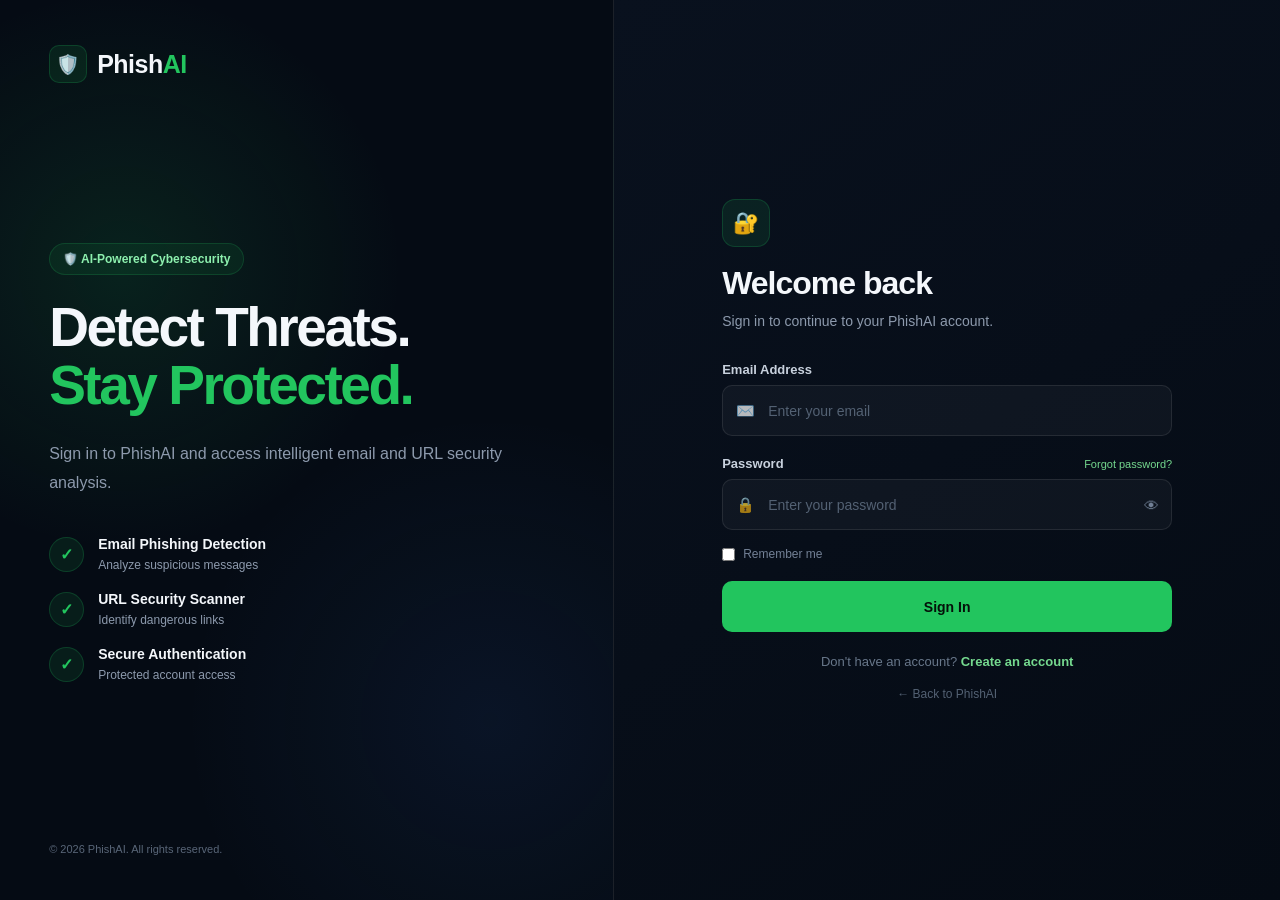
<file: frontend/index.html>
<!DOCTYPE html>

<html lang="en">

<head>
    <meta charset="UTF-8">
    <meta name="viewport" content="width=device-width, initial-scale=1.0">

<title>PhishAI - AI Email Security</title>

<link rel="stylesheet" href="style.css">


</head>

<body>


<!-- =====================================================
     SIDEBAR
====================================================== -->

<aside class="sidebar">

    <div class="logo">

        <div class="logo-icon">
            🛡️
        </div>

        <div>
            <h2>PhishAI</h2>
            <span>AI Security</span>
        </div>

    </div>


    <nav class="navigation">

        <p class="menu-title">
            MAIN
        </p>

        <a href="#dashboard"
           class="nav-item active"
           data-section="dashboard">

            <span>▣</span>
            Dashboard

        </a>


        <a href="#analyzer"
           class="nav-item"
           data-section="analyzer">

            <span>🔍</span>
            Analyze Email

        </a>


        <a href="#url-scanner"
           class="nav-item"
           data-section="url-scanner">

            <span>🔗</span>
            URL Scanner

        </a>


        <a href="#history"
           class="nav-item"
           data-section="history">

            <span>🕘</span>
            Analysis History

        </a>


        <p class="menu-title">
            SECURITY
        </p>


        <a href="#reports"
           class="nav-item"
           data-section="reports">

            <span>📊</span>
            Reports

        </a>


        <a href="#settings"
           class="nav-item"
           data-section="settings">

            <span>⚙️</span>
            Settings

        </a>

    </nav>


    <div class="sidebar-bottom">

        <div class="security-status">

            <div class="status-dot"></div>

            <div>

                <strong>
                    System Secure
                </strong>

                <small>
                    Detection engine ready
                </small>

            </div>

        </div>

    </div>

</aside>



<!-- =====================================================
     MAIN CONTENT
====================================================== -->

<main class="main-content">


    <!-- =================================================
         TOPBAR
    ================================================== -->

    <header class="topbar">

        <div>

            <h1 id="pageTitle">
                Dashboard
            </h1>

            <p id="pageSubtitle">
                AI-powered email security analysis
            </p>

        </div>


        <div class="user-section">

            <div class="notification">
                🔔
            </div>

           <div class="user-avatar" id="userAvatar">
    U
</div>

<div class="user-info">

    <strong id="userName">
        User
    </strong>

    <span id="userRole">
        Security Analyst
    </span>

</div>
        </div>

    </header>



    <!-- =================================================
         DASHBOARD
    ================================================== -->

    <div id="dashboardPage"
         class="page-section">


        <!-- WELCOME -->

        <section class="welcome-section">

            <div>

                <div class="welcome-label">
                    SECURITY COMMAND CENTER
                </div>

                <h2>
                    Protect your inbox with AI
                </h2>

                <p>
                    Analyze suspicious emails and detect
                    phishing attempts before they become
                    a security threat.
                </p>

            </div>


            <div class="ai-badge">
                <span class="online-dot"></span>
                AI Engine Online
            </div>

        </section>



        <!-- STATISTICS -->

        <section class="stats-grid">


            <div class="stat-card">

                <div class="stat-icon blue">
                    🔍
                </div>

                <div>

                    <span>
                        Total Analyses
                    </span>

                    <h3 id="totalAnalyses">
                        0
                    </h3>

                    <small>
                        All analyzed emails
                    </small>

                </div>

            </div>



            <div class="stat-card">

                <div class="stat-icon red">
                    ⚠️
                </div>

                <div>

                    <span>
                        Threats Detected
                    </span>

                    <h3 id="threatCount">
                        0
                    </h3>

                    <small>
                        Potential phishing emails
                    </small>

                </div>

            </div>



            <div class="stat-card">

                <div class="stat-icon green">
                    ✓
                </div>

                <div>

                    <span>
                        Safe Emails
                    </span>

                    <h3 id="safeCount">
                        0
                    </h3>

                    <small>
                        Low-risk emails
                    </small>

                </div>

            </div>



            <div class="stat-card">

                <div class="stat-icon purple">
                    🎯
                </div>

                <div>

                    <span>
                        Average Risk
                    </span>

                    <h3 id="dashboardAverageScore">
                        --
                    </h3>

                    <small>
                        Current analysis history
                    </small>

                </div>

            </div>

        </section>



        <!-- ANALYZER -->

        <section class="analyzer-section">

            <div class="section-header">

                <div>

                    <div class="section-label">
                        EMAIL SECURITY
                    </div>

                    <h2>
                        Analyze an Email
                    </h2>

                    <p>
                        Paste an email below and let PhishAI
                        identify suspicious behavior.
                    </p>

                </div>

                <span class="ai-label">
                    ✨ AI POWERED
                </span>

            </div>


            <div class="email-input-area">

                <div class="email-toolbar">

                    <span>
                        EMAIL CONTENT
                    </span>

                    <button
                        type="button"
                        id="clearBtn">

                        Clear

                    </button>

                </div>


                <textarea
                    id="emailInput"
                    placeholder="Paste the suspicious email content here..."
                ></textarea>


                <div class="analyzer-footer">

                    <span>
                        🔒 Your email is analyzed securely
                    </span>

                    <button
                        id="analyzeBtn"
                        class="analyze-button">

                        🤖 Analyze Email

                    </button>

                </div>

            </div>

        </section>



        <!-- DASHBOARD RESULT -->

        <section
            class="analysis-result"
            id="analysisResult"
        >

            <div class="result-header">

                <div>

                    <div class="section-label">
                        AI ANALYSIS
                    </div>

                    <h2>
                        Analysis Result
                    </h2>

                    <p>
                        Email security analysis
                    </p>

                </div>

                <div
                    class="result-status"
                    id="resultStatus">

                    Waiting

                </div>

            </div>



            <div class="result-grid">


                <!-- RISK -->

                <div class="risk-card">

                    <!-- STEP 1: ANALYSIS MODE -->

                    <div
                        id="analysisMode"
                        class="analysis-mode local-mode"
                    >
                        🟡 LOCAL SECURITY ENGINE
                    </div>


                    <h3>
                        Risk Score
                    </h3>

                    <div
                        class="risk-circle"
                        id="riskCircle">

                        <span id="riskScore">
                            --
                        </span>

                        <small>
                            /100
                        </small>

                    </div>

                    <p id="riskText">
                        Analyze an email to calculate risk.
                    </p>

                </div>



                <!-- THREATS -->

                <div class="threat-card">

                    <h3>
                        Detected Indicators
                    </h3>

                    <ul id="threatList">

                        <li>
                            <span>○</span>
                            Waiting for analysis
                        </li>

                    </ul>

                </div>



                <!-- SUMMARY -->

                <div class="summary-card">

                    <h3>
                        Analysis Summary
                    </h3>

                    <p id="aiSummary">
                        The analysis summary will appear
                        here after you submit an email.
                    </p>

                </div>

            </div>

        </section>

    </div>



    <!-- =================================================
         ANALYZER PAGE
    ================================================== -->

    <div
        id="analyzerPage"
        class="page-section hidden-page"
    >

        <section class="page-intro">

            <div>

                <div class="section-label">
                    SECURITY ANALYZER
                </div>

                <h2>
                    Analyze Email
                </h2>

                <p>
                    Check an email for potential phishing
                    indicators using AI.
                </p>

            </div>

            <span class="ai-label">
                🤖 AI READY
            </span>

        </section>



        <section class="analyzer-section">

            <div class="email-input-area">

                <div class="email-toolbar">

                    <span>
                        EMAIL CONTENT
                    </span>

                    <button
                        type="button"
                        id="clearBtn2">

                        Clear

                    </button>

                </div>


                <textarea
                    id="emailInput2"
                    placeholder="Paste suspicious email here..."
                ></textarea>


                <div class="analyzer-footer">

                    <span>
                        🔒 Secure AI analysis
                    </span>

                    <button
                        id="analyzeBtn2"
                        class="analyze-button">

                        🤖 Analyze Email

                    </button>

                </div>

            </div>

        </section>



        <section
            id="analyzerResult"
            class="analysis-result"
        >

            <div class="result-header">

                <div>

                    <div class="section-label">
                        AI ANALYSIS
                    </div>

                    <h2>
                        Analysis Result
                    </h2>

                    <p>
                        Detection details
                    </p>

                </div>

                <div
                    id="resultStatus2"
                    class="result-status">

                    Waiting

                </div>

            </div>


            <div class="result-grid">


                <!-- RISK -->

                <div class="risk-card">

                    <!-- STEP 1: ANALYSIS MODE -->

                    <div
                        id="analysisMode2"
                        class="analysis-mode local-mode"
                    >
                        🟡 LOCAL SECURITY ENGINE
                    </div>


                    <h3>
                        Risk Score
                    </h3>

                    <div
                        class="risk-circle"
                        id="riskCircle2">

                        <span id="riskScore2">
                            --
                        </span>

                        <small>
                            /100
                        </small>

                    </div>

                    <p id="riskText2">
                        Waiting for analysis.
                    </p>

                </div>


                <div class="threat-card">

                    <h3>
                        Detected Indicators
                    </h3>

                    <ul id="threatList2">

                        <li>
                            <span>○</span>
                            No analysis yet
                        </li>

                    </ul>

                </div>


                <div class="summary-card">

                    <h3>
                        Analysis Summary
                    </h3>

                    <p id="aiSummary2">
                        Submit an email to see the analysis.
                    </p>

                </div>

            </div>

        </section>

    </div>



    <!-- =================================================
         HISTORY PAGE
    ================================================== -->

    <div
        id="historyPage"
        class="page-section hidden-page"
    >

        <section class="page-intro">

            <div>

                <div class="section-label">
                    ACTIVITY
                </div>

                <h2>
                    Analysis History
                </h2>

                <p>
                    View previously analyzed emails.
                </p>

            </div>

            <button
                class="clear-history-btn"
                id="clearHistoryBtn">

                Clear History

            </button>

        </section>


      <section class="history-container">

    <!-- HISTORY TOOLBAR -->
    <div class="history-toolbar">

        <div class="history-search-box">

            <span>🔍</span>

            <input
                type="text"
                id="historySearch"
                placeholder="Search history..."
                autocomplete="off"
            >

        </div>


        <div class="history-filters">

            <button
                class="history-filter active"
                data-filter="ALL"
            >
                ALL
            </button>

            <button
                class="history-filter"
                data-filter="HIGH"
            >
                HIGH
            </button>

            <button
                class="history-filter"
                data-filter="MEDIUM"
            >
                MEDIUM
            </button>

            <button
                class="history-filter"
                data-filter="LOW"
            >
                LOW
            </button>

        </div>


        <select id="historySort">

            <option value="newest">
                Newest First
            </option>

            <option value="oldest">
                Oldest First
            </option>

            <option value="highest">
                Highest Risk
            </option>

            <option value="lowest">
                Lowest Risk
            </option>

        </select>

    </div>


    <!-- HISTORY SUMMARY -->

    <div class="history-summary-bar">

        <div>

            <strong id="historyCount">
                0 Scans
            </strong>

            <span>
                analyzed emails
            </span>

        </div>

        <div id="historyFilterInfo">
            Showing all scans
        </div>

    </div>


    <!-- HISTORY LIST -->

    <div id="historyList">

        <div class="empty-history">

            <div class="empty-icon">
                📭
            </div>

            <h3>
                No analysis yet
            </h3>

            <p>
                Analyze your first email to see it here.
            </p>

        </div>

    </div>

</section>


<!-- HISTORY DETAILS MODAL -->

<div
    id="historyDetailsModal"
    class="history-modal hidden-page"
>

    <div class="history-modal-overlay"></div>

    <div class="history-modal-card">

        <div class="history-modal-header">

            <div>

                <div class="section-label">
                    SECURITY REPORT
                </div>

                <h2>
                    Scan Details
                </h2>

            </div>

            <button
                id="closeHistoryModal"
                class="history-modal-close"
            >
                ✕
            </button>

        </div>


        <div id="historyDetailsContent"></div>

    </div>

</div>

    </div>



    <!-- =================================================
         URL SCANNER PAGE
    ================================================== -->

    <div
        id="url-scannerPage"
        class="page-section hidden-page"
    >

        <section class="page-intro">

            <div>

                <h2>
                    URL Security Scanner
                </h2>

                <p>
                    Scan a suspicious URL and identify potential
                    phishing and security risks.
                </p>

            </div>

            <span class="ai-label">
                🔗 URL SECURITY
            </span>

        </section>


        <!-- URL INPUT -->

        <section class="url-scanner-card">

            <div class="url-scanner-header">

                <div class="url-scanner-icon">
                    🔗
                </div>

                <div>

                    <h2>
                        Scan a URL
                    </h2>

                    <p>
                        Enter the complete URL you want to analyze.
                    </p>

                </div>

            </div>


            <div class="url-input-wrapper">

                <span class="url-prefix">
                    🔗
                </span>

                <input
                    type="text"
                    id="urlInput"
                    placeholder="https://example.com/login"
                    autocomplete="off"
                >

            </div>


            <div class="url-scanner-actions">

                <button
                    type="button"
                    id="clearUrlBtn"
                    class="secondary-button"
                >
                    Clear
                </button>

                <button
                    type="button"
                    id="scanUrlBtn"
                    class="analyze-button"
                >
                    🔍 Scan URL
                </button>

            </div>


            <div class="url-security-note">
                🔒 URL is analyzed locally before security assessment.
            </div>

        </section>


        <!-- URL RESULT -->

        <section
            id="urlResult"
            class="url-result-section hidden-page"
        >

            <div class="url-result-header">

                <div>

                    <h2>
                        URL Security Analysis
                    </h2>

                    <p>
                        Security assessment of the submitted URL.
                    </p>

                </div>

                <div
                    id="urlRiskBadge"
                    class="url-risk-badge"
                >
                    Waiting
                </div>

            </div>


            <!-- SCORE -->

            <div class="url-result-grid">

                <div class="url-score-card">

                    <h3>
                        Risk Score
                    </h3>

                    <div
                        id="urlRiskCircle"
                        class="url-risk-circle"
                    >

                        <strong id="urlRiskScore">
                            --
                        </strong>

                        <span>
                            /100
                        </span>

                    </div>

                    <p id="urlRiskText">
                        Scan a URL to calculate its security risk.
                    </p>

                </div>


                <!-- URL INFORMATION -->

                <div class="url-details-card">

                    <h3>
                        URL Information
                    </h3>

                    <div class="url-detail-row">

                        <span>
                            Protocol
                        </span>

                        <strong id="urlProtocol">
                            --
                        </strong>

                    </div>

                    <div class="url-detail-row">

                        <span>
                            Hostname
                        </span>

                        <strong id="urlHostname">
                            --
                        </strong>

                    </div>

                    <div class="url-detail-row">

                        <span>
                            HTTPS
                        </span>

                        <strong id="urlHttps">
                            --
                        </strong>

                    </div>

                    <div class="url-detail-row">

                        <span>
                            URL Length
                        </span>

                        <strong id="urlLength">
                            --
                        </strong>

                    </div>

                </div>

            </div>


            <!-- SECURITY CHECKS -->

            <div class="url-checks-card">

                <h3>
                    Security Checks
                </h3>

                <div id="urlSecurityChecks">

                    <div class="url-check waiting">

                        <span>
                            ○
                        </span>

                        <div>

                            <strong>
                                Waiting for scan
                            </strong>

                            <p>
                                Security checks will appear here.
                            </p>

                        </div>

                    </div>

                </div>

            </div>


            <!-- RECOMMENDATION -->

            <div class="url-recommendation-card">

                <div class="recommendation-icon">
                    🛡️
                </div>

                <div>

                    <h3>
                        Security Recommendation
                    </h3>

                    <p id="urlRecommendation">
                        Scan a URL to receive a security recommendation.
                    </p>

                </div>

            </div>

        </section>

    </div>



    <!-- =================================================
         REPORTS PAGE
    ================================================== -->

    <div
        id="reportsPage"
        class="page-section hidden-page"
    >


        <section class="page-intro">

            <div>

                <div class="section-label">
                    SECURITY COMMAND CENTER
                </div>

                <h2>
                    Security Reports
                </h2>

                <p>
                    Monitor threats and review every
                    AI-powered email analysis.
                </p>

            </div>


            <div class="report-engine-status">

                <span class="online-dot"></span>

                AI Engine Active

            </div>

        </section>



        <!-- REPORT STATS -->

        <section class="report-grid">


            <div class="report-card blue-border">

                <div class="report-card-top">

                    <span class="report-card-icon blue">
                        🔍
                    </span>

                    <span class="report-mini-label">
                        ACTIVITY
                    </span>

                </div>

                <p>
                    Total Analyses
                </p>

                <h2 id="reportTotal">
                    0
                </h2>

            </div>



            <div class="report-card red-border">

                <div class="report-card-top">

                    <span class="report-card-icon red">
                        ⚠️
                    </span>

                    <span class="report-mini-label">
                        THREATS
                    </span>

                </div>

                <p>
                    Threats Detected
                </p>

                <h2 id="reportThreats">
                    0
                </h2>

            </div>



            <div class="report-card green-border">

                <div class="report-card-top">

                    <span class="report-card-icon green">
                        ✓
                    </span>

                    <span class="report-mini-label">
                        SAFE
                    </span>

                </div>

                <p>
                    Safe Emails
                </p>

                <h2 id="reportSafe">
                    0
                </h2>

            </div>



            <div class="report-card orange-border">

                <div class="report-card-top">

                    <span class="report-card-icon orange">
                        🔎
                    </span>

                    <span class="report-mini-label">
                        REVIEW
                    </span>

                </div>

                <p>
                    Suspicious Emails
                </p>

                <h2 id="reportSuspicious">
                    0
                </h2>

            </div>

        </section>



        <!-- SECURITY OVERVIEW -->

        <section class="report-large-card">

            <div class="report-section-heading">

                <div>

                    <span class="report-heading-label">
                        SECURITY OVERVIEW
                    </span>

                    <h3>
                        Threat Distribution
                    </h3>

                </div>

                <span class="report-heading-badge">
                    LIVE DATA
                </span>

            </div>


            <div class="report-overview-grid">


                <div class="overview-item high">

                    <div class="overview-icon">
                        🔴
                    </div>

                    <div>

                        <span>
                            High Risk
                        </span>

                        <strong id="reportHighRisk">
                            0
                        </strong>

                    </div>

                </div>



                <div class="overview-item medium">

                    <div class="overview-icon">
                        🟠
                    </div>

                    <div>

                        <span>
                            Medium Risk
                        </span>

                        <strong id="reportMediumRisk">
                            0
                        </strong>

                    </div>

                </div>



                <div class="overview-item low">

                    <div class="overview-icon">
                        🟢
                    </div>

                    <div>

                        <span>
                            Low Risk
                        </span>

                        <strong id="reportLowRisk">
                            0
                        </strong>

                    </div>

                </div>



                <div class="overview-item score">

                    <div class="overview-icon">
                        🎯
                    </div>

                    <div>

                        <span>
                            Average Risk
                        </span>

                        <strong>

                            <span id="reportAverageScore">
                                0
                            </span>/100

                        </strong>

                    </div>

                </div>

            </div>


            <div class="report-message">

                <div class="report-message-icon">
                    🤖
                </div>

                <div>

                    <strong>
                        AI Detection Engine
                    </strong>

                    <p id="reportAiStatus">
                        AI-powered email analysis is active.
                    </p>

                </div>

                <span class="engine-active">
                    ACTIVE
                </span>

            </div>

        </section>



        <!-- THREAT ANALYSIS -->

        <section class="report-large-card">

            <div class="report-section-heading">

                <div>

                    <span class="report-heading-label">
                        THREAT INTELLIGENCE
                    </span>

                    <h3>
                        Detected Threat Indicators
                    </h3>

                </div>

            </div>


            <div id="threatSummary">

                <div class="report-empty">

                    <div class="empty-report-icon">
                        📊
                    </div>

                    <strong>
                        No threat data available
                    </strong>

                    <p>
                        Analyze emails to generate
                        threat intelligence.
                    </p>

                </div>

            </div>

        </section>



        <!-- INDIVIDUAL REPORTS -->

        <section class="report-large-card">

            <div class="individual-report-title">

                <div>

                    <span class="report-heading-label">
                        INVESTIGATION LOG
                    </span>

                    <h3>
                        Individual Email Reports
                    </h3>

                    <p>
                        Detailed security report for every
                        analyzed email.
                    </p>

                </div>

                <span
                    id="emailReportCount"
                    class="report-count">

                    0 Reports

                </span>

            </div>


            <div id="individualReports">

                <div class="report-empty">

                    <div class="empty-report-icon">
                        📭
                    </div>

                    <strong>
                        No email reports available
                    </strong>

                    <p>
                        Analyze an email to generate
                        its security report.
                    </p>

                </div>

            </div>

        </section>
<!-- =================================================
     INDIVIDUAL FULL REPORT MODAL
================================================= -->

<div
    id="individualReportModal"
    class="history-modal hidden-page"
>

    <div
        class="history-modal-overlay"
        id="individualReportModalOverlay"
    ></div>

    <div
        class="history-modal-card individual-report-modal-card"
    >

        <div class="history-modal-header">

            <div>

                <div class="section-label">
                    SECURITY REPORT
                </div>

                <h2>
                    Full Email Report
                </h2>

            </div>

           <div class="report-modal-actions">

    <button
        type="button"
        id="downloadIndividualReportPDF"
        class="download-pdf-btn"
    >
        📄 Download PDF
    </button>

    <button
        type="button"
        id="closeIndividualReportModal"
        class="history-modal-close"
    >
        ✕
    </button>

</div>

        </div>

        <div id="individualReportContent">

        </div>

    </div>

</div>
    </div>



    <!-- =================================================
         SETTINGS
    ================================================== -->

    <div
        id="settingsPage"
        class="page-section hidden-page"
    >

        <section class="page-intro">

            <div>

                <div class="section-label">
                    CONFIGURATION
                </div>

                <h2>
                    Settings
                </h2>

                <p>
                    Manage your PhishAI preferences.
                </p>

            </div>

        </section>


        <section class="settings-container">


            <div class="setting-card">

                <div>

                    <div class="setting-icon blue">
                        🤖
                    </div>

                    <div>

                        <h3>
                            AI Detection
                        </h3>

                        <p>
                            Enable AI-powered email analysis.
                        </p>

                    </div>

                </div>

                <label class="switch">

                    <input
                        type="checkbox"
                        checked
                        id="aiToggle">

                    <span class="slider"></span>

                </label>

            </div>



            <div class="setting-card">

                <div>

                    <div class="setting-icon green">
                        🕘
                    </div>

                    <div>

                        <h3>
                            Save Analysis History
                        </h3>

                        <p>
                            Store analyzed emails locally.
                        </p>

                    </div>

                </div>

                <label class="switch">

                    <input
                        type="checkbox"
                        checked
                        id="historyToggle">

                    <span class="slider"></span>

                </label>

            </div>



            <div class="setting-card">

                <div>

                    <div class="setting-icon purple">
                        🔔
                    </div>

                    <div>

                        <h3>
                            Notifications
                        </h3>

                        <p>
                            Show security notifications.
                        </p>

                    </div>

                </div>

                <label class="switch">

                    <input
                        type="checkbox"
                        checked
                        id="notificationToggle">

                    <span class="slider"></span>

                </label>

            </div>


        </section>

    </div>



    <!-- =================================================
         FOOTER
    ================================================== -->

    <footer>

        <span>
            © 2026 PhishAI
        </span>

        <span>
            AI Email Security Platform
        </span>

    </footer>

</main>



<!-- =====================================================
     SCRIPT
====================================================== -->

<script src="script.js"></script>


</body>

</html>
</file>
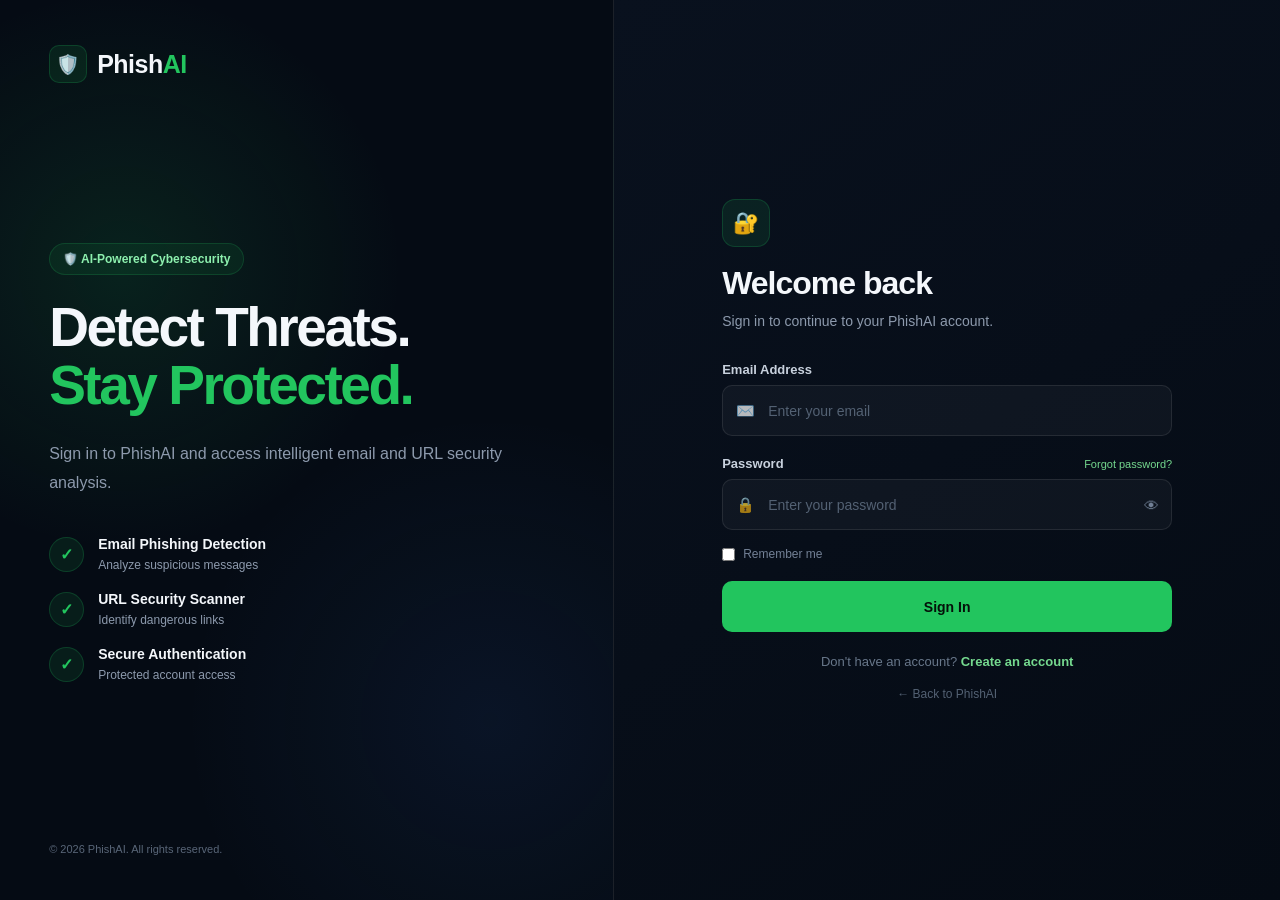
<file: frontend/admin-dashboard.html>
<!DOCTYPE html>
<html lang="en">

<head>
    <meta charset="UTF-8">

    <meta
        name="viewport"
        content="width=device-width, initial-scale=1.0"
    >

    <title>PhishAI — Admin Dashboard</title>

    <link
        rel="stylesheet"
        href="admin-dashboard.css"
    >

    <link
        rel="stylesheet"
        href="https://cdnjs.cloudflare.com/ajax/libs/font-awesome/6.5.2/css/all.min.css"
    >
</head>

<body>

    <!-- ================= SIDEBAR ================= -->

    <aside class="admin-sidebar">

        <div class="sidebar-brand">

            <div class="brand-icon">
                <i class="fa-solid fa-shield-halved"></i>
            </div>

            <div class="brand-text">
                <div class="brand-name">
                    Phish<span>AI</span>
                </div>

                <div class="brand-role">
                    Admin Panel
                </div>
            </div>

        </div>


        <nav class="sidebar-nav">

            <div class="nav-section-title">
                MAIN
            </div>

            <a href="#" class="admin-nav-item active">
                <i class="fa-solid fa-chart-pie"></i>
                <span>Dashboard</span>
            </a>

            <a href="#" class="admin-nav-item">
                <i class="fa-solid fa-users"></i>
                <span>Users</span>
            </a>

            <a href="#" class="admin-nav-item">
                <i class="fa-solid fa-envelope"></i>
                <span>Email Analyses</span>
            </a>

            <a href="#" class="admin-nav-item">
                <i class="fa-solid fa-link"></i>
                <span>URL Analyses</span>
            </a>


            <div class="nav-section-title">
                SECURITY
            </div>

            <a href="#" class="admin-nav-item">
                <i class="fa-solid fa-triangle-exclamation"></i>
                <span>Threats</span>
            </a>

            <a href="#" class="admin-nav-item">
                <i class="fa-solid fa-bug"></i>
                <span>Incidents</span>
            </a>

            <a href="#" class="admin-nav-item">
                <i class="fa-solid fa-chart-line"></i>
                <span>Security Analytics</span>
            </a>


            <div class="nav-section-title">
                SYSTEM
            </div>

            <a href="#" class="admin-nav-item">
                <i class="fa-solid fa-file-lines"></i>
                <span>Reports</span>
            </a>

            <a href="#" class="admin-nav-item">
                <i class="fa-solid fa-gear"></i>
                <span>Settings</span>
            </a>

        </nav>


        <div class="sidebar-bottom">

            <a
                href="#"
                class="admin-nav-item logout-btn"
                id="logoutBtn"
            >
                <i class="fa-solid fa-right-from-bracket"></i>
                <span>Logout</span>
            </a>

        </div>

    </aside>


    <!-- ================= MAIN ================= -->

    <main class="admin-main">


        <!-- ================= TOPBAR ================= -->

        <header class="admin-topbar">

            <div class="topbar-search">

                <i class="fa-solid fa-magnifying-glass"></i>

                <input
                    type="text"
                    id="adminSearch"
                    placeholder="Search users, emails, URLs, threats..."
                >

            </div>


            <div class="topbar-actions">

                <button
                    class="notification-btn"
                    id="notificationBtn"
                >

                    <i class="fa-regular fa-bell"></i>

                    <span class="notification-count">
                        3
                    </span>

                </button>


                <div class="admin-profile">

                    <div class="profile-avatar">
                        A
                    </div>

                    <div class="profile-info">

                        <strong>
                            Arpit
                        </strong>

                        <span>
                            Administrator
                        </span>

                    </div>

                    <i class="fa-solid fa-chevron-down profile-arrow"></i>

                </div>

            </div>

        </header>


        <!-- ================= CONTENT ================= -->

        <section class="admin-content">


            <!-- PAGE HEADER -->

            <div class="dashboard-heading">

                <div>

                    <span class="page-eyebrow">
                        SECURITY OVERVIEW
                    </span>

                    <h1>
                        Welcome back, Arpit <span>👋</span>
                    </h1>

                    <p>
                        Here's an overview of your platform
                        security and analysis activity.
                    </p>

                </div>


                <button class="date-selector">

                    <i class="fa-regular fa-calendar"></i>

                    <span>
                        Last 7 Days
                    </span>

                    <i class="fa-solid fa-chevron-down"></i>

                </button>

            </div>


            <!-- ================= KPI CARDS ================= -->

            <div class="stats-grid">


                <div class="stat-card users-card">

                    <div class="stat-icon">
                        <i class="fa-solid fa-users"></i>
                    </div>

                    <div class="stat-content">

                        <span class="stat-label">
                            Total Users
                        </span>

                        <strong class="stat-value">
                            128
                        </strong>

                        <span class="stat-change positive">
                            <i class="fa-solid fa-arrow-up"></i>
                            12%
                        </span>

                        <small>
                            +14 new this week
                        </small>

                    </div>

                </div>


                <div class="stat-card email-card">

                    <div class="stat-icon">
                        <i class="fa-solid fa-envelope"></i>
                    </div>

                    <div class="stat-content">

                        <span class="stat-label">
                            Email Scans
                        </span>

                        <strong class="stat-value">
                            1,842
                        </strong>

                        <span class="stat-change positive">
                            <i class="fa-solid fa-arrow-up"></i>
                            8%
                        </span>

                        <small>
                            +136 this week
                        </small>

                    </div>

                </div>


                <div class="stat-card url-card">

                    <div class="stat-icon">
                        <i class="fa-solid fa-link"></i>
                    </div>

                    <div class="stat-content">

                        <span class="stat-label">
                            URL Scans
                        </span>

                        <strong class="stat-value">
                            967
                        </strong>

                        <span class="stat-change positive">
                            <i class="fa-solid fa-arrow-up"></i>
                            24%
                        </span>

                        <small>
                            +187 this week
                        </small>

                    </div>

                </div>


                <div class="stat-card threats-card">

                    <div class="stat-icon">
                        <i class="fa-solid fa-triangle-exclamation"></i>
                    </div>

                    <div class="stat-content">

                        <span class="stat-label">
                            Threats Detected
                        </span>

                        <strong class="stat-value">
                            246
                        </strong>

                        <span class="stat-change danger">
                            <i class="fa-solid fa-arrow-up"></i>
                            18%
                        </span>

                        <small>
                            +38 this week
                        </small>

                    </div>

                </div>

            </div>


            <!-- ================= DASHBOARD GRID ================= -->

            <div class="dashboard-grid">


                <!-- THREAT ACTIVITY -->

                <div class="dashboard-card threat-activity">

                    <div class="card-header">

                        <div>
                            <h2>
                                Threat Activity
                            </h2>

                            <p>
                                Number of threats detected
                                over the last 7 days
                            </p>
                        </div>

                        <button class="card-filter">
                            Last 7 Days
                            <i class="fa-solid fa-chevron-down"></i>
                        </button>

                    </div>


                    <div class="chart-placeholder">

                        <div class="chart-y-labels">
                            <span>100</span>
                            <span>75</span>
                            <span>50</span>
                            <span>25</span>
                            <span>0</span>
                        </div>

                        <div class="chart-area">

                            <div class="chart-grid-lines">
                                <span></span>
                                <span></span>
                                <span></span>
                                <span></span>
                                <span></span>
                            </div>

                            <div class="chart-line">

                                <div style="height:35%"></div>
                                <div style="height:55%"></div>
                                <div style="height:45%"></div>
                                <div style="height:72%"></div>
                                <div style="height:55%"></div>
                                <div style="height:68%"></div>
                                <div style="height:85%"></div>

                            </div>

                            <div class="chart-points">
                                <span></span>
                                <span></span>
                                <span></span>
                                <span></span>
                                <span></span>
                                <span></span>
                                <span></span>
                            </div>

                            <div class="chart-labels">
                                <span>Mon</span>
                                <span>Tue</span>
                                <span>Wed</span>
                                <span>Thu</span>
                                <span>Fri</span>
                                <span>Sat</span>
                                <span>Sun</span>
                            </div>

                        </div>

                    </div>

                </div>


                <!-- THREAT DISTRIBUTION -->

                <div class="dashboard-card threat-distribution">

                    <div class="card-header">

                        <div>
                            <h2>
                                Threat Distribution
                            </h2>

                            <p>
                                Risk severity
                            </p>
                        </div>

                    </div>


                    <div class="donut-area">

                        <div class="donut-chart">

                            <div class="donut-center">

                                <strong>
                                    246
                                </strong>

                                <span>
                                    Total Threats
                                </span>

                            </div>

                        </div>

                    </div>


                    <div class="risk-list">

                        <div class="risk-item">

                            <div class="risk-name">
                                <span class="risk-dot high"></span>
                                <span>High Risk</span>
                            </div>

                            <strong>
                                42%
                            </strong>

                        </div>


                        <div class="risk-item">

                            <div class="risk-name">
                                <span class="risk-dot medium"></span>
                                <span>Medium Risk</span>
                            </div>

                            <strong>
                                31%
                            </strong>

                        </div>


                        <div class="risk-item">

                            <div class="risk-name">
                                <span class="risk-dot low"></span>
                                <span>Low Risk</span>
                            </div>

                            <strong>
                                27%
                            </strong>

                        </div>

                    </div>

                </div>


                <!-- RECENT ACTIVITY -->

                <div class="dashboard-card recent-activity">

                    <div class="card-header">

                        <div>
                            <h2>
                                Recent Activity
                            </h2>

                            <p>
                                Latest security events
                            </p>
                        </div>

                        <a href="#">
                            View All
                        </a>

                    </div>


                    <div class="activity-list">


                        <div class="activity-item">

                            <div class="activity-icon danger">
                                <i class="fa-solid fa-triangle-exclamation"></i>
                            </div>

                            <div class="activity-info">

                                <strong>
                                    Suspicious email detected
                                </strong>

                                <span>
                                    user1@example.com
                                </span>

                            </div>

                            <span class="risk-badge high">
                                High
                            </span>

                            <time>
                                2 min ago
                            </time>

                        </div>


                        <div class="activity-item">

                            <div class="activity-icon warning">
                                <i class="fa-solid fa-link"></i>
                            </div>

                            <div class="activity-info">

                                <strong>
                                    URL scanned
                                </strong>

                                <span>
                                    user2@example.com
                                </span>

                            </div>

                            <span class="risk-badge medium">
                                Medium
                            </span>

                            <time>
                                12 min ago
                            </time>

                        </div>


                        <div class="activity-item">

                            <div class="activity-icon danger">
                                <i class="fa-solid fa-shield-virus"></i>
                            </div>

                            <div class="activity-info">

                                <strong>
                                    Phishing attempt detected
                                </strong>

                                <span>
                                    user3@example.com
                                </span>

                            </div>

                            <span class="risk-badge high">
                                High
                            </span>

                            <time>
                                28 min ago
                            </time>

                        </div>


                        <div class="activity-item">

                            <div class="activity-icon success">
                                <i class="fa-solid fa-envelope"></i>
                            </div>

                            <div class="activity-info">

                                <strong>
                                    Email scanned
                                </strong>

                                <span>
                                    user4@example.com
                                </span>

                            </div>

                            <span class="risk-badge low">
                                Low
                            </span>

                            <time>
                                1 hour ago
                            </time>

                        </div>

                    </div>

                </div>


                <!-- THREAT CATEGORIES -->

                <div class="dashboard-card threat-categories">

                    <div class="card-header">

                        <div>
                            <h2>
                                Top Threat Categories
                            </h2>

                            <p>
                                Most detected threats
                            </p>
                        </div>

                        <a href="#">
                            View All
                        </a>

                    </div>


                    <div class="category-list">


                        <div class="category-item">

                            <div class="category-info">
                                <span>Phishing</span>
                                <strong>38%</strong>
                            </div>

                            <div class="category-bar">
                                <span style="width:38%"></span>
                            </div>

                        </div>


                        <div class="category-item">

                            <div class="category-info">
                                <span>Malware</span>
                                <strong>22%</strong>
                            </div>

                            <div class="category-bar">
                                <span style="width:22%"></span>
                            </div>

                        </div>


                        <div class="category-item">

                            <div class="category-info">
                                <span>Suspicious Links</span>
                                <strong>18%</strong>
                            </div>

                            <div class="category-bar">
                                <span style="width:18%"></span>
                            </div>

                        </div>


                        <div class="category-item">

                            <div class="category-info">
                                <span>Spam</span>
                                <strong>12%</strong>
                            </div>

                            <div class="category-bar">
                                <span style="width:12%"></span>
                            </div>

                        </div>


                        <div class="category-item">

                            <div class="category-info">
                                <span>Social Engineering</span>
                                <strong>7%</strong>
                            </div>

                            <div class="category-bar">
                                <span style="width:7%"></span>
                            </div>

                        </div>

                    </div>

                </div>


                <!-- TOP USERS -->

                <div class="dashboard-card users-table-card">

                    <div class="card-header">

                        <div>
                            <h2>
                                Top Active Users
                            </h2>

                            <p>
                                Users with most activity
                            </p>
                        </div>

                        <a href="#">
                            View All
                        </a>

                    </div>


                    <div class="table-wrapper">

                        <table class="admin-table">

                            <thead>

                                <tr>
                                    <th>#</th>
                                    <th>User</th>
                                    <th>Role</th>
                                    <th>Analyses</th>
                                    <th>Threats Found</th>
                                </tr>

                            </thead>


                            <tbody>

                                <tr>
                                    <td>1</td>
                                    <td>user1@example.com</td>
                                    <td>
                                        <span class="table-role">
                                            User
                                        </span>
                                    </td>
                                    <td>342</td>
                                    <td>
                                        <span class="threat-number">
                                            56
                                        </span>
                                    </td>
                                </tr>


                                <tr>
                                    <td>2</td>
                                    <td>user2@example.com</td>
                                    <td>
                                        <span class="table-role">
                                            User
                                        </span>
                                    </td>
                                    <td>298</td>
                                    <td>
                                        <span class="threat-number">
                                            42
                                        </span>
                                    </td>
                                </tr>


                                <tr>
                                    <td>3</td>
                                    <td>user3@example.com</td>
                                    <td>
                                        <span class="table-role">
                                            User
                                        </span>
                                    </td>
                                    <td>276</td>
                                    <td>
                                        <span class="threat-number">
                                            38
                                        </span>
                                    </td>
                                </tr>


                                <tr>
                                    <td>4</td>
                                    <td>user4@example.com</td>
                                    <td>
                                        <span class="table-role">
                                            User
                                        </span>
                                    </td>
                                    <td>241</td>
                                    <td>
                                        <span class="threat-number">
                                            29
                                        </span>
                                    </td>
                                </tr>

                            </tbody>

                        </table>

                    </div>

                </div>


                <!-- SYSTEM STATUS -->

                <div class="dashboard-card system-status">

                    <div class="card-header">

                        <div>
                            <h2>
                                System Status
                            </h2>

                            <p>
                                Current service health
                            </p>
                        </div>

                        <span class="status-live">
                            <span></span>
                            Live
                        </span>

                    </div>


                    <div class="system-list">


                        <div class="system-item">

                            <span>
                                <i class="fa-solid fa-server"></i>
                                API Server
                            </span>

                            <strong class="online">
                                <i class="fa-solid fa-circle"></i>
                                Online
                            </strong>

                        </div>


                        <div class="system-item">

                            <span>
                                <i class="fa-solid fa-database"></i>
                                Database
                            </span>

                            <strong class="online">
                                <i class="fa-solid fa-circle"></i>
                                Online
                            </strong>

                        </div>


                        <div class="system-item">

                            <span>
                                <i class="fa-solid fa-shield-halved"></i>
                                Threat Detection
                            </span>

                            <strong class="online">
                                <i class="fa-solid fa-circle"></i>
                                Online
                            </strong>

                        </div>


                        <div class="system-item">

                            <span>
                                <i class="fa-solid fa-envelope"></i>
                                Email Analysis
                            </span>

                            <strong class="online">
                                <i class="fa-solid fa-circle"></i>
                                Online
                            </strong>

                        </div>


                        <div class="system-item">

                            <span>
                                <i class="fa-solid fa-link"></i>
                                URL Analysis
                            </span>

                            <strong class="online">
                                <i class="fa-solid fa-circle"></i>
                                Online
                            </strong>

                        </div>

                    </div>

                </div>

            </div>

        </section>

    </main>


    <script src="admin-dashboard.js"></script>

</body>

</html>
</file>
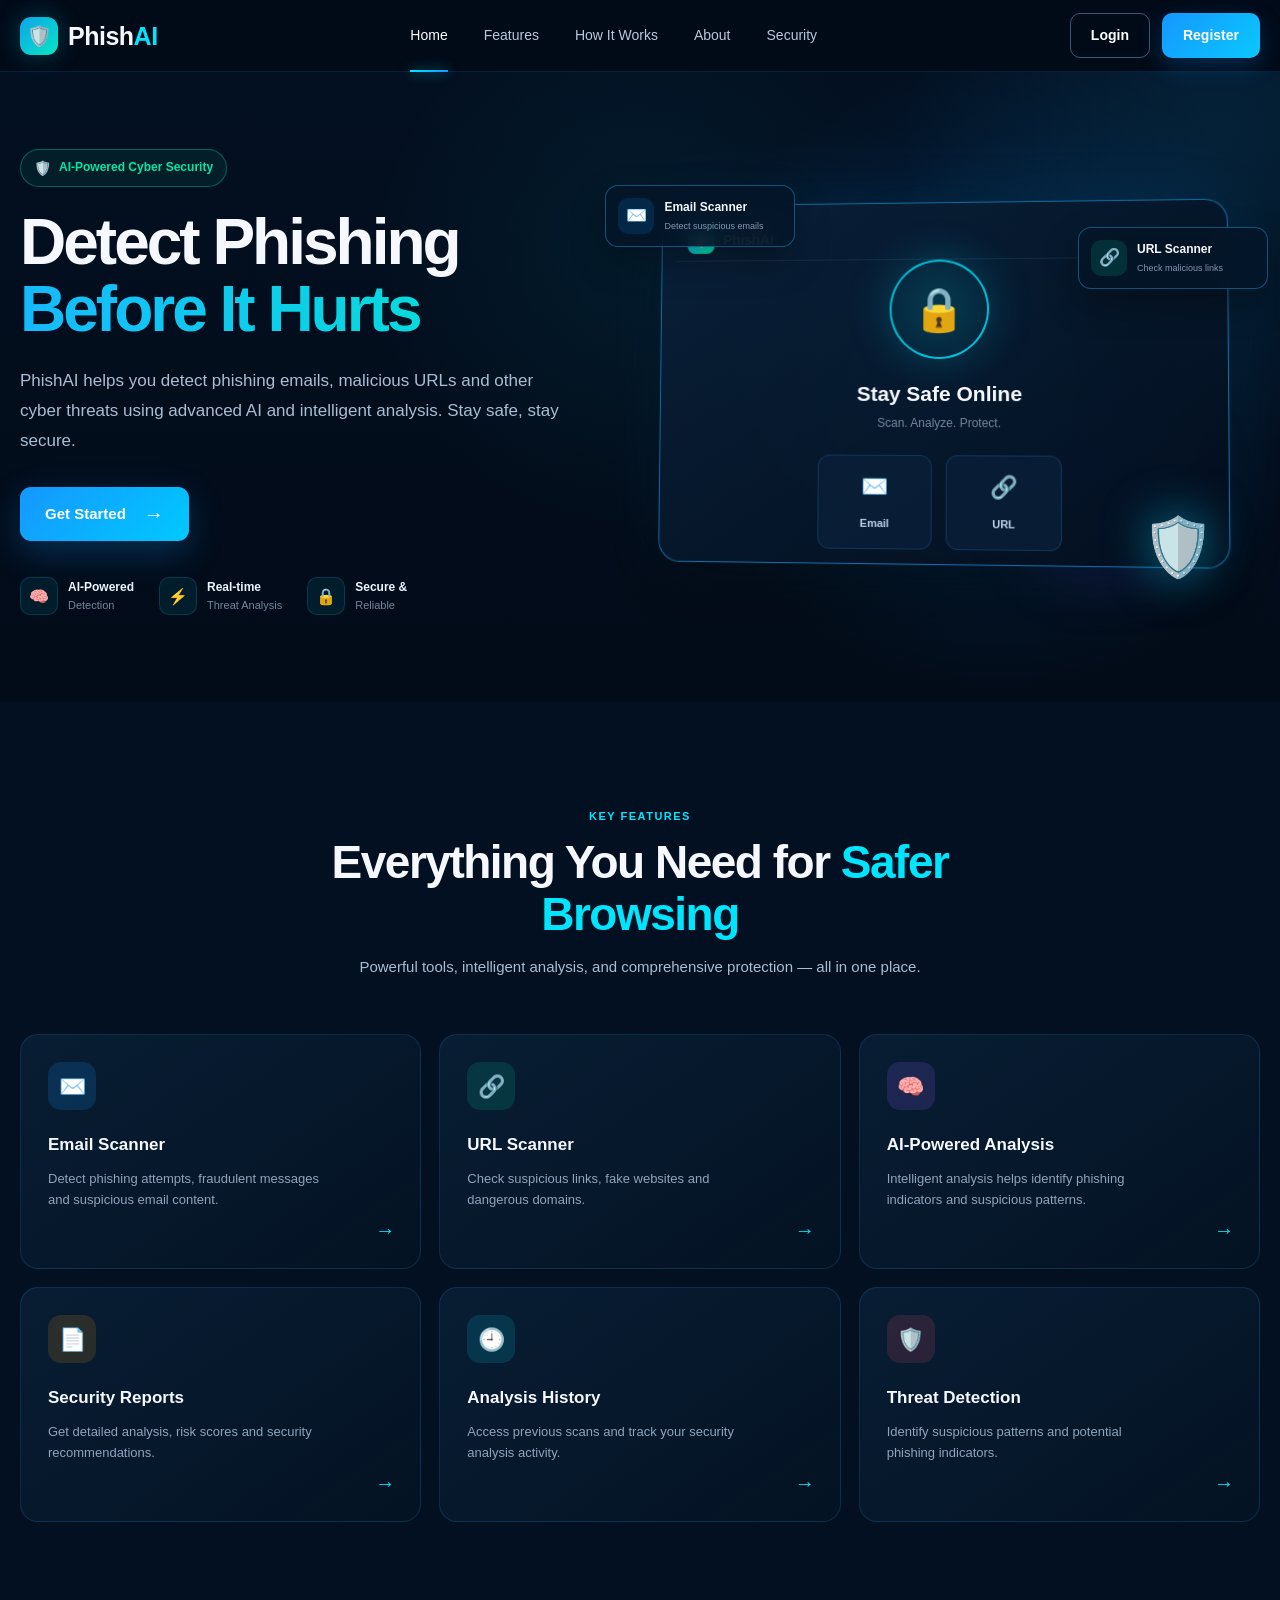
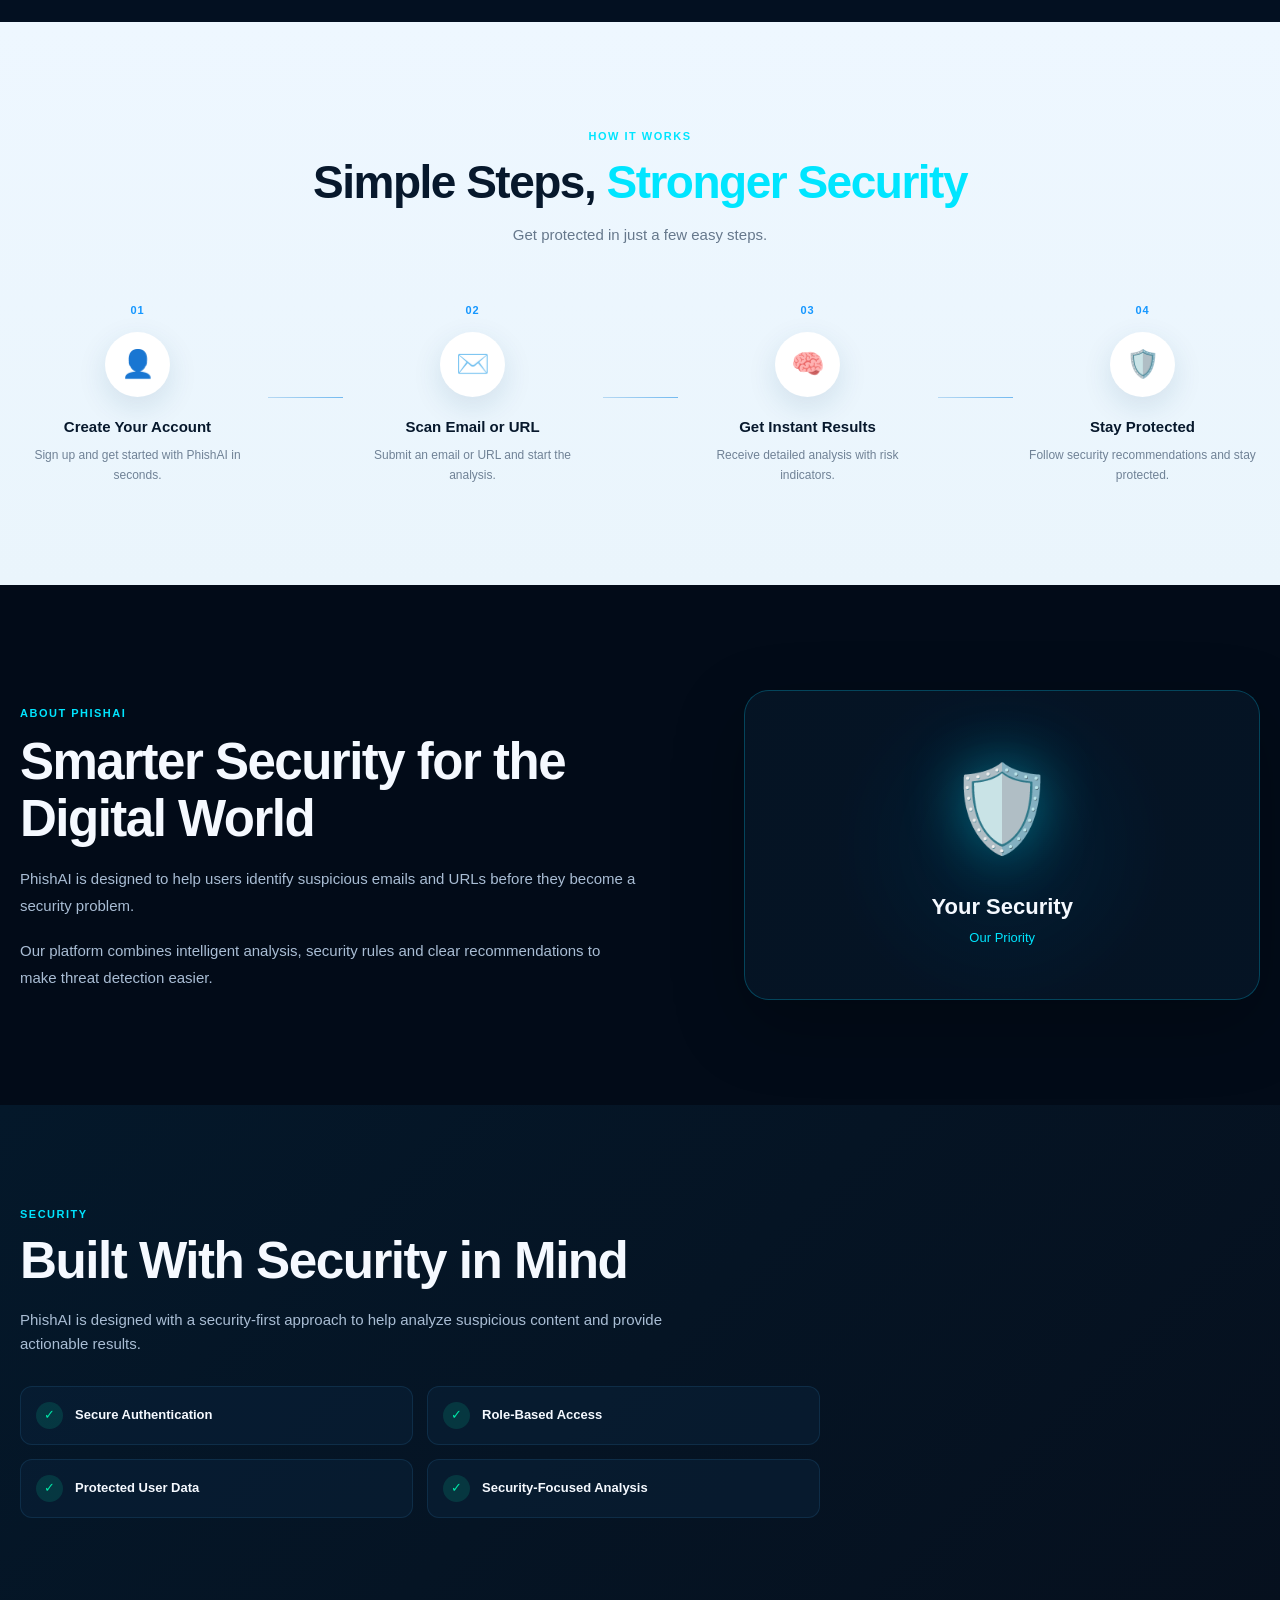
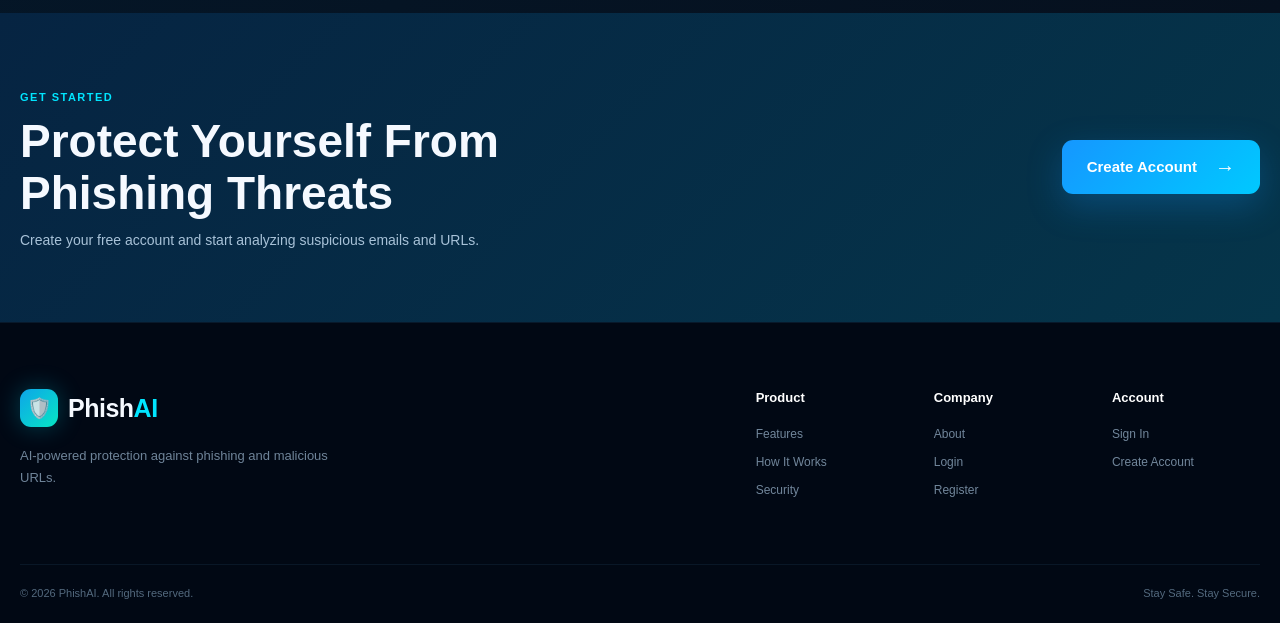
<file: frontend/landing.html>
<!DOCTYPE html>
<html lang="en">

<head>

    <meta charset="UTF-8">

    <meta
        name="viewport"
        content="width=device-width, initial-scale=1.0"
    >

    <meta
        name="description"
        content="PhishAI - AI-powered phishing and malicious URL detection platform."
    >

    <meta
        name="theme-color"
        content="#06111f"
    >

    <title>PhishAI | AI-Powered Cyber Security</title>

    <link
        rel="stylesheet"
        href="landing.css"
    >

</head>


<body>


<!-- =====================================================
     NAVBAR
====================================================== -->

<header class="navbar">

    <div class="nav-container">

        <!-- LOGO -->

        <a
            href="#home"
            class="logo"
        >

            <div class="logo-icon">
                🛡️
            </div>

            <div class="logo-text">
                Phish<span>AI</span>
            </div>

        </a>


        <!-- NAVIGATION -->

        <nav class="nav-links">

            <a
                href="#home"
                class="nav-link active"
            >
                Home
            </a>

            <a
                href="#features"
                class="nav-link"
            >
                Features
            </a>

            <a
                href="#how-it-works"
                class="nav-link"
            >
                How It Works
            </a>

            <a
                href="#about"
                class="nav-link"
            >
                About
            </a>

            <a
                href="#security"
                class="nav-link"
            >
                Security
            </a>

        </nav>


        <!-- AUTH BUTTONS -->

        <div class="nav-actions">

            <a
                href="login.html"
                class="login-btn"
            >
                Login
            </a>

            <a
                href="register.html"
                class="register-btn"
            >
                Register
            </a>

        </div>


        <!-- MOBILE MENU -->

        <button
            class="mobile-menu-btn"
            id="mobileMenuBtn"
            aria-label="Open menu"
        >
            ☰
        </button>

    </div>

</header>



<!-- =====================================================
     HERO SECTION
====================================================== -->

<main>

<section
    class="hero"
    id="home"
>

    <div class="hero-container">


        <!-- HERO CONTENT -->

        <div class="hero-content">

            <div class="security-badge">

                <span class="badge-icon">
                    🛡️
                </span>

                <span>
                    AI-Powered Cyber Security
                </span>

            </div>


            <h1>

                Detect Phishing

                <span>
                    Before It Hurts
                </span>

            </h1>


            <p class="hero-description">

                PhishAI helps you detect phishing emails,
                malicious URLs and other cyber threats using
                advanced AI and intelligent analysis.

                Stay safe, stay secure.

            </p>


            <div class="hero-buttons">

                <a
                    href="register.html"
                    class="primary-btn"
                >

                    Get Started

                    <span>→</span>

                </a>

            </div>


            <!-- HERO TRUST POINTS -->

            <div class="hero-trust">

                <div class="trust-item">

                    <span class="trust-icon">
                        🧠
                    </span>

                    <div>

                        <strong>
                            AI-Powered
                        </strong>

                        <small>
                            Detection
                        </small>

                    </div>

                </div>


                <div class="trust-item">

                    <span class="trust-icon">
                        ⚡
                    </span>

                    <div>

                        <strong>
                            Real-time
                        </strong>

                        <small>
                            Threat Analysis
                        </small>

                    </div>

                </div>


                <div class="trust-item">

                    <span class="trust-icon">
                        🔒
                    </span>

                    <div>

                        <strong>
                            Secure &
                        </strong>

                        <small>
                            Reliable
                        </small>

                    </div>

                </div>

            </div>

        </div>



        <!-- HERO VISUAL -->

        <div class="hero-visual">

            <div class="glow glow-one"></div>

            <div class="glow glow-two"></div>


            <!-- EMAIL CARD -->

            <div class="floating-card email-card">

                <div class="floating-icon email-icon">
                    ✉️
                </div>

                <div>

                    <strong>
                        Email Scanner
                    </strong>

                    <span>
                        Detect suspicious emails
                    </span>

                </div>

            </div>


            <!-- URL CARD -->

            <div class="floating-card url-card">

                <div class="floating-icon url-icon">
                    🔗
                </div>

                <div>

                    <strong>
                        URL Scanner
                    </strong>

                    <span>
                        Check malicious links
                    </span>

                </div>

            </div>


            <!-- LAPTOP / DASHBOARD -->

            <div class="dashboard-visual">

                <div class="dashboard-topbar">

                    <div class="mini-logo">
                        🛡️
                    </div>

                    <strong>
                        PhishAI
                    </strong>

                </div>


                <div class="dashboard-screen">

                    <div class="visual-icon">
                        🔒
                    </div>

                    <h3>
                        Stay Safe Online
                    </h3>

                    <p>
                        Scan. Analyze. Protect.
                    </p>


                    <div class="visual-scanners">

                        <div class="visual-scanner">

                            <span>
                                ✉️
                            </span>

                            <strong>
                                Email
                            </strong>

                        </div>


                        <div class="visual-scanner">

                            <span>
                                🔗
                            </span>

                            <strong>
                                URL
                            </strong>

                        </div>

                    </div>

                </div>

            </div>


            <!-- SECURITY SHIELD -->

            <div class="security-shield">

                🛡️

            </div>

        </div>

    </div>

</section>



<!-- =====================================================
     FEATURES
====================================================== -->

<section
    class="features-section"
    id="features"
>

    <div class="section-container">


        <div class="section-heading">

            <span class="section-label">
                KEY FEATURES
            </span>

            <h2>
                Everything You Need for
                <span>Safer Browsing</span>
            </h2>

            <p>
                Powerful tools, intelligent analysis,
                and comprehensive protection — all in one place.
            </p>

        </div>



        <div class="features-grid">


            <!-- FEATURE 1 -->

            <div class="feature-card">

                <div class="feature-icon blue">
                    ✉️
                </div>

                <h3>
                    Email Scanner
                </h3>

                <p>
                    Detect phishing attempts,
                    fraudulent messages and
                    suspicious email content.
                </p>

                <span class="feature-arrow">
                    →
                </span>

            </div>


            <!-- FEATURE 2 -->

            <div class="feature-card">

                <div class="feature-icon green">
                    🔗
                </div>

                <h3>
                    URL Scanner
                </h3>

                <p>
                    Check suspicious links,
                    fake websites and
                    dangerous domains.
                </p>

                <span class="feature-arrow">
                    →
                </span>

            </div>


            <!-- FEATURE 3 -->

            <div class="feature-card">

                <div class="feature-icon purple">
                    🧠
                </div>

                <h3>
                    AI-Powered Analysis
                </h3>

                <p>
                    Intelligent analysis helps
                    identify phishing indicators
                    and suspicious patterns.
                </p>

                <span class="feature-arrow">
                    →
                </span>

            </div>


            <!-- FEATURE 4 -->

            <div class="feature-card">

                <div class="feature-icon orange">
                    📄
                </div>

                <h3>
                    Security Reports
                </h3>

                <p>
                    Get detailed analysis,
                    risk scores and security
                    recommendations.
                </p>

                <span class="feature-arrow">
                    →
                </span>

            </div>


            <!-- FEATURE 5 -->

            <div class="feature-card">

                <div class="feature-icon cyan">
                    🕘
                </div>

                <h3>
                    Analysis History
                </h3>

                <p>
                    Access previous scans
                    and track your security
                    analysis activity.
                </p>

                <span class="feature-arrow">
                    →
                </span>

            </div>


            <!-- FEATURE 6 -->

            <div class="feature-card">

                <div class="feature-icon red">
                    🛡️
                </div>

                <h3>
                    Threat Detection
                </h3>

                <p>
                    Identify suspicious patterns
                    and potential phishing
                    indicators.
                </p>

                <span class="feature-arrow">
                    →
                </span>

            </div>

        </div>

    </div>

</section>



<!-- =====================================================
     HOW IT WORKS
====================================================== -->

<section
    class="how-section"
    id="how-it-works"
>

    <div class="section-container">


        <div class="section-heading">

            <span class="section-label">
                HOW IT WORKS
            </span>

            <h2>
                Simple Steps,
                <span>Stronger Security</span>
            </h2>

            <p>
                Get protected in just a few easy steps.
            </p>

        </div>


        <div class="steps-container">


            <!-- STEP 1 -->

            <div class="step">

                <div class="step-number">
                    01
                </div>

                <div class="step-icon">
                    👤
                </div>

                <h3>
                    Create Your Account
                </h3>

                <p>
                    Sign up and get started
                    with PhishAI in seconds.
                </p>

            </div>


            <div class="step-line"></div>


            <!-- STEP 2 -->

            <div class="step">

                <div class="step-number">
                    02
                </div>

                <div class="step-icon">
                    ✉️
                </div>

                <h3>
                    Scan Email or URL
                </h3>

                <p>
                    Submit an email or URL
                    and start the analysis.
                </p>

            </div>


            <div class="step-line"></div>


            <!-- STEP 3 -->

            <div class="step">

                <div class="step-number">
                    03
                </div>

                <div class="step-icon">
                    🧠
                </div>

                <h3>
                    Get Instant Results
                </h3>

                <p>
                    Receive detailed analysis
                    with risk indicators.
                </p>

            </div>


            <div class="step-line"></div>


            <!-- STEP 4 -->

            <div class="step">

                <div class="step-number">
                    04
                </div>

                <div class="step-icon">
                    🛡️
                </div>

                <h3>
                    Stay Protected
                </h3>

                <p>
                    Follow security recommendations
                    and stay protected.
                </p>

            </div>

        </div>

    </div>

</section>



<!-- =====================================================
     ABOUT
====================================================== -->

<section
    class="about-section"
    id="about"
>

    <div class="section-container about-container">


        <div class="about-content">

            <span class="section-label">
                ABOUT PHISHAI
            </span>

            <h2>
                Smarter Security
                for the Digital World
            </h2>

            <p>
                PhishAI is designed to help users
                identify suspicious emails and URLs
                before they become a security problem.
            </p>

            <p>
                Our platform combines intelligent
                analysis, security rules and clear
                recommendations to make threat
                detection easier.
            </p>

        </div>


        <div class="about-security-card">

            <div class="large-shield">
                🛡️
            </div>

            <h3>
                Your Security
            </h3>

            <p>
                Our Priority
            </p>

        </div>

    </div>

</section>



<!-- =====================================================
     SECURITY
====================================================== -->

<section
    class="security-section"
    id="security"
>

    <div class="section-container">


        <div class="security-content">

            <span class="section-label">
                SECURITY
            </span>

            <h2>
                Built With Security
                in Mind
            </h2>

            <p>
                PhishAI is designed with a security-first
                approach to help analyze suspicious
                content and provide actionable results.
            </p>


            <div class="security-points">

                <div class="security-point">

                    <span>
                        ✓
                    </span>

                    <strong>
                        Secure Authentication
                    </strong>

                </div>


                <div class="security-point">

                    <span>
                        ✓
                    </span>

                    <strong>
                        Role-Based Access
                    </strong>

                </div>


                <div class="security-point">

                    <span>
                        ✓
                    </span>

                    <strong>
                        Protected User Data
                    </strong>

                </div>


                <div class="security-point">

                    <span>
                        ✓
                    </span>

                    <strong>
                        Security-Focused Analysis
                    </strong>

                </div>

            </div>

        </div>

    </div>

</section>



<!-- =====================================================
     CTA
====================================================== -->

<section class="cta-section">

    <div class="cta-container">

        <div>

            <span class="section-label">
                GET STARTED
            </span>

            <h2>
                Protect Yourself
                From Phishing Threats
            </h2>

            <p>
                Create your free account and
                start analyzing suspicious emails
                and URLs.
            </p>

        </div>


        <a
            href="register.html"
            class="primary-btn cta-btn"
        >

            Create Account

            <span>
                →
            </span>

        </a>

    </div>

</section>

</main>



<!-- =====================================================
     FOOTER
====================================================== -->

<footer class="footer">

    <div class="footer-container">


        <div class="footer-brand">

            <a
                href="#home"
                class="logo"
            >

                <div class="logo-icon">
                    🛡️
                </div>

                <div class="logo-text">
                    Phish<span>AI</span>
                </div>

            </a>

            <p>
                AI-powered protection against
                phishing and malicious URLs.
            </p>

        </div>


        <div class="footer-links">

            <div>

                <h4>
                    Product
                </h4>

                <a href="#features">
                    Features
                </a>

                <a href="#how-it-works">
                    How It Works
                </a>

                <a href="#security">
                    Security
                </a>

            </div>


            <div>

                <h4>
                    Company
                </h4>

                <a href="#about">
                    About
                </a>

                <a href="login.html">
                    Login
                </a>

                <a href="register.html">
                    Register
                </a>

            </div>


            <div>

                <h4>
                    Account
                </h4>

                <a href="login.html">
                    Sign In
                </a>

                <a href="register.html">
                    Create Account
                </a>

            </div>

        </div>

    </div>


    <div class="footer-bottom">

        <span>
            © 2026 PhishAI. All rights reserved.
        </span>

        <span>
            Stay Safe. Stay Secure.
        </span>

    </div>

</footer>



<script src="landing.js"></script>

</body>

</html>
</file>
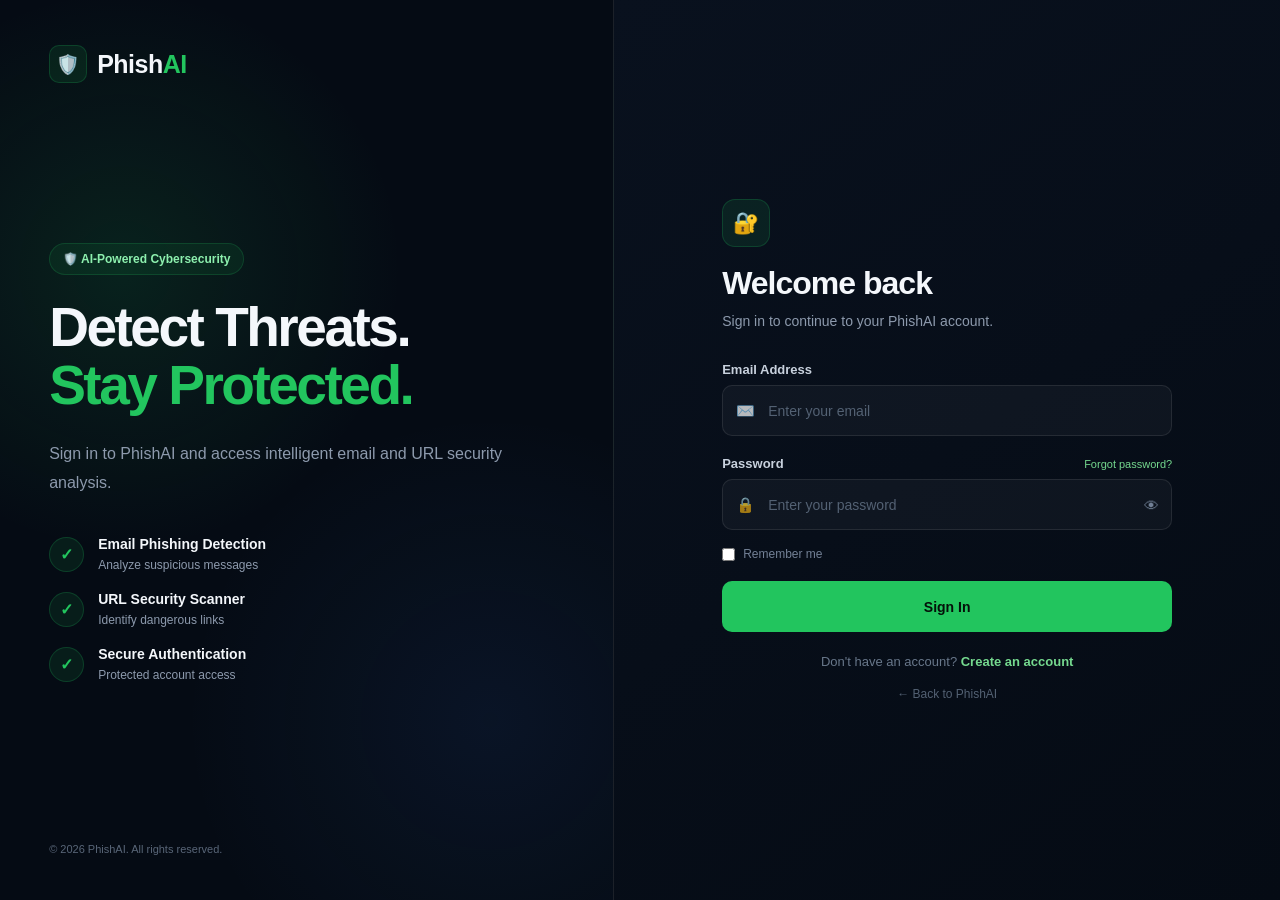
<file: frontend/login.html>
<!DOCTYPE html>
<html lang="en">
<head>
    <meta charset="UTF-8">
    <meta name="viewport" content="width=device-width, initial-scale=1.0">

    <title>Login | PhishAI</title>

    <link rel="stylesheet" href="login.css">
</head>

<body>

    <div class="page">

        <!-- LEFT SIDE -->
        <section class="info-section">

            <a href="landing.html" class="brand">
                <span class="brand-icon">🛡️</span>

                <span>
                    Phish<span>AI</span>
                </span>
            </a>

            <div class="info-content">

                <div class="badge">
                    🛡️ AI-Powered Cybersecurity
                </div>

                <h1>
                    Detect Threats.
                    <span>Stay Protected.</span>
                </h1>

                <p>
                    Sign in to PhishAI and access intelligent
                    email and URL security analysis.
                </p>

                <div class="security-points">

                    <div class="security-item">
                        <div class="check">✓</div>

                        <div>
                            <strong>Email Phishing Detection</strong>
                            <small>
                                Analyze suspicious messages
                            </small>
                        </div>
                    </div>

                    <div class="security-item">
                        <div class="check">✓</div>

                        <div>
                            <strong>URL Security Scanner</strong>
                            <small>
                                Identify dangerous links
                            </small>
                        </div>
                    </div>

                    <div class="security-item">
                        <div class="check">✓</div>

                        <div>
                            <strong>Secure Authentication</strong>
                            <small>
                                Protected account access
                            </small>
                        </div>
                    </div>

                </div>

            </div>

            <div class="copyright">
                © 2026 PhishAI. All rights reserved.
            </div>

        </section>


        <!-- RIGHT SIDE -->
        <section class="form-section">

            <div class="form-container">

                <!-- Mobile Brand -->
                <div class="mobile-brand">

                    <a href="landing.html" class="brand">

                        <span class="brand-icon">
                            🛡️
                        </span>

                        <span>
                            Phish<span>AI</span>
                        </span>

                    </a>

                </div>


                <!-- HEADER -->
                <div class="form-header">

                    <div class="form-icon">
                        🔐
                    </div>

                    <h2>
                        Welcome back
                    </h2>

                    <p>
                        Sign in to continue to your PhishAI account.
                    </p>

                </div>


                <!-- LOGIN FORM -->
                <form id="loginForm">

                    <!-- EMAIL -->
                    <div class="form-group">

                        <label for="email">
                            Email Address
                        </label>

                        <div class="input-wrapper">

                            <span class="input-icon">
                                ✉️
                            </span>

                            <input
                                type="email"
                                id="email"
                                name="email"
                                placeholder="Enter your email"
                                autocomplete="email"
                                required
                            >

                        </div>

                    </div>


                    <!-- PASSWORD -->
                    <div class="form-group">

                        <div class="password-label">

                            <label for="password">
                                Password
                            </label>

                            <a
                                href="#"
                                id="forgotPassword"
                            >
                                Forgot password?
                            </a>

                        </div>

                        <div class="input-wrapper">

                            <span class="input-icon">
                                🔒
                            </span>

                            <input
                                type="password"
                                id="password"
                                name="password"
                                placeholder="Enter your password"
                                autocomplete="current-password"
                                required
                            >

                            <button
                                type="button"
                                class="password-toggle"
                                id="passwordToggle"
                            >
                                👁
                            </button>

                        </div>

                    </div>


                    <!-- REMEMBER -->
                    <div class="remember-row">

                        <label class="remember-label">

                            <input
                                type="checkbox"
                                id="rememberMe"
                            >

                            <span>
                                Remember me
                            </span>

                        </label>

                    </div>


                    <!-- MESSAGE -->
                    <div
                        id="message"
                        class="message"
                        role="alert"
                    ></div>


                    <!-- LOGIN BUTTON -->
                    <button
                        type="submit"
                        id="loginBtn"
                        class="login-btn"
                    >

                        <span id="btnText">
                            Sign In
                        </span>

                        <span
                            id="btnLoader"
                            class="loader"
                        ></span>

                    </button>

                </form>


                <!-- REGISTER -->
                <div class="register-link">

                    Don't have an account?

                    <a href="register.html">
                        Create an account
                    </a>

                </div>


                <!-- BACK -->
                <div class="back-link">

                    <a href="landing.html">
                        ← Back to PhishAI
                    </a>

                </div>

            </div>

        </section>

    </div>


    <script src="login.js"></script>

</body>
</html>
</file>
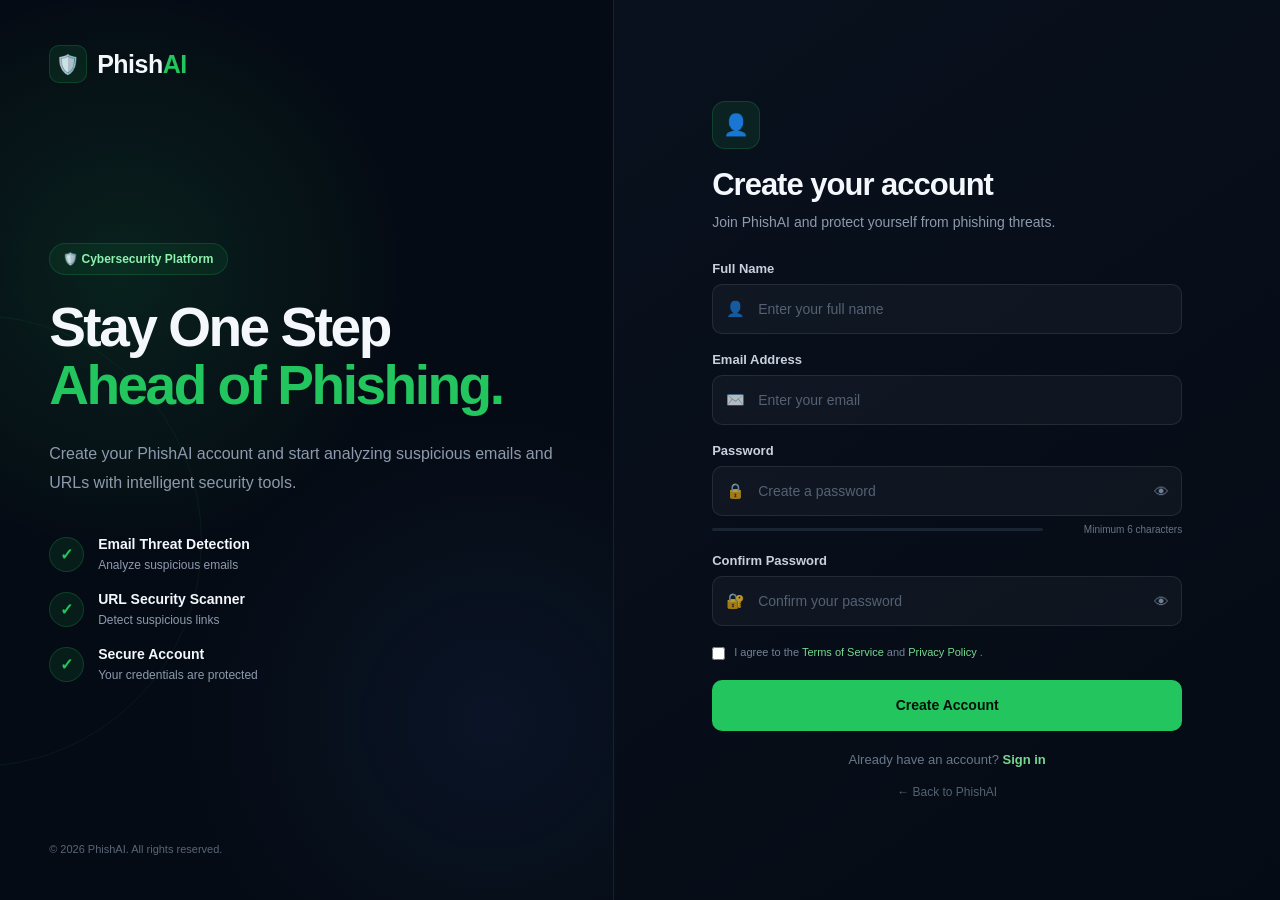
<file: frontend/register.html>
<!DOCTYPE html>
<html lang="en">
<head>
    <meta charset="UTF-8">
    <meta name="viewport" content="width=device-width, initial-scale=1.0">

    <title>Create Account | PhishAI</title>

    <link rel="stylesheet" href="register.css">
</head>

<body>

    <div class="page">

        <!-- LEFT SIDE -->
        <section class="info-section">

            <a href="landing.html" class="brand">
                <span class="brand-icon">🛡️</span>
                <span>Phish<span>AI</span></span>
            </a>

            <div class="info-content">

                <div class="badge">
                    🛡️ Cybersecurity Platform
                </div>

                <h1>
                    Stay One Step
                    <span>Ahead of Phishing.</span>
                </h1>

                <p>
                    Create your PhishAI account and start analyzing
                    suspicious emails and URLs with intelligent
                    security tools.
                </p>

                <div class="security-points">

                    <div class="security-item">
                        <div class="check">✓</div>
                        <div>
                            <strong>Email Threat Detection</strong>
                            <small>Analyze suspicious emails</small>
                        </div>
                    </div>

                    <div class="security-item">
                        <div class="check">✓</div>
                        <div>
                            <strong>URL Security Scanner</strong>
                            <small>Detect suspicious links</small>
                        </div>
                    </div>

                    <div class="security-item">
                        <div class="check">✓</div>
                        <div>
                            <strong>Secure Account</strong>
                            <small>Your credentials are protected</small>
                        </div>
                    </div>

                </div>

            </div>

            <div class="copyright">
                © 2026 PhishAI. All rights reserved.
            </div>

        </section>


        <!-- RIGHT SIDE -->
        <section class="form-section">

            <div class="form-container">

                <div class="mobile-brand">
                    <a href="landing.html" class="brand">
                        <span class="brand-icon">🛡️</span>
                        <span>Phish<span>AI</span></span>
                    </a>
                </div>

                <div class="form-header">

                    <div class="form-icon">
                        👤
                    </div>

                    <h2>Create your account</h2>

                    <p>
                        Join PhishAI and protect yourself from phishing threats.
                    </p>

                </div>


                <form id="registerForm">

                    <!-- NAME -->
                    <div class="form-group">

                        <label for="name">
                            Full Name
                        </label>

                        <div class="input-wrapper">
                            <span class="input-icon">👤</span>

                            <input
                                type="text"
                                id="name"
                                name="name"
                                placeholder="Enter your full name"
                                autocomplete="name"
                                required
                            >
                        </div>

                    </div>


                    <!-- EMAIL -->
                    <div class="form-group">

                        <label for="email">
                            Email Address
                        </label>

                        <div class="input-wrapper">
                            <span class="input-icon">✉️</span>

                            <input
                                type="email"
                                id="email"
                                name="email"
                                placeholder="Enter your email"
                                autocomplete="email"
                                required
                            >
                        </div>

                    </div>


                    <!-- PASSWORD -->
                    <div class="form-group">

                        <label for="password">
                            Password
                        </label>

                        <div class="input-wrapper">
                            <span class="input-icon">🔒</span>

                            <input
                                type="password"
                                id="password"
                                name="password"
                                placeholder="Create a password"
                                autocomplete="new-password"
                                minlength="6"
                                required
                            >

                            <button
                                type="button"
                                class="password-toggle"
                                id="passwordToggle"
                            >
                                👁
                            </button>
                        </div>

                        <div class="password-strength">
                            <div class="strength-bar">
                                <span id="strengthFill"></span>
                            </div>

                            <span id="strengthText">
                                Minimum 6 characters
                            </span>
                        </div>

                    </div>


                    <!-- CONFIRM PASSWORD -->
                    <div class="form-group">

                        <label for="confirmPassword">
                            Confirm Password
                        </label>

                        <div class="input-wrapper">
                            <span class="input-icon">🔐</span>

                            <input
                                type="password"
                                id="confirmPassword"
                                name="confirmPassword"
                                placeholder="Confirm your password"
                                autocomplete="new-password"
                                required
                            >

                            <button
                                type="button"
                                class="password-toggle"
                                id="confirmPasswordToggle"
                            >
                                👁
                            </button>
                        </div>

                    </div>


                    <!-- TERMS -->
                    <div class="terms">

                        <label class="checkbox-label">

                            <input
                                type="checkbox"
                                id="terms"
                                required
                            >

                            <span>
                                I agree to the
                                <a href="#" onclick="return false;">
                                    Terms of Service
                                </a>
                                and
                                <a href="#" onclick="return false;">
                                    Privacy Policy
                                </a>.
                            </span>

                        </label>

                    </div>


                    <!-- MESSAGE -->
                    <div
                        id="message"
                        class="message"
                        role="alert"
                    ></div>


                    <!-- SUBMIT -->
                    <button
                        type="submit"
                        id="registerBtn"
                        class="register-btn"
                    >
                        <span id="btnText">Create Account</span>
                        <span id="btnLoader" class="loader"></span>
                    </button>

                </form>


                <div class="login-link">
                    Already have an account?
                    <a href="login.html">
                        Sign in
                    </a>
                </div>

                <div class="back-link">
                    <a href="landing.html">
                        ← Back to PhishAI
                    </a>
                </div>

            </div>

        </section>

    </div>

    <script src="register.js"></script>

</body>
</html>
</file>
<file: frontend/style.css>
/* =========================================================
   PHISHAI
   GLOBAL THEME
========================================================= */

:root {

    /* MAIN COLORS */

    --primary: #2563eb;
    --primary-dark: #1d4ed8;
    --primary-light: #eff6ff;

    --danger: #ef4444;
    --danger-light: #fef2f2;

    --success: #16a34a;
    --success-light: #f0fdf4;

    --warning: #f59e0b;
    --warning-light: #fffbeb;

    --purple: #7c3aed;
    --purple-light: #f5f3ff;

    /* BACKGROUND */

    --background: #f5f7fb;
    --surface: #ffffff;
    --surface-soft: #f8fafc;

    /* TEXT */

    --text: #172033;
    --text-dark: #111827;
    --text-muted: #64748b;
    --text-light: #94a3b8;

    /* BORDER */

    --border: #e5e7eb;
    --border-light: #eef2f7;

    /* SIDEBAR */

    --sidebar: #111827;
    --sidebar-soft: #1f2937;
    --sidebar-text: #cbd5e1;

    /* SHADOW */

    --shadow-sm:
        0 2px 8px rgba(15, 23, 42, 0.05);

    --shadow:
        0 8px 25px rgba(15, 23, 42, 0.07);

    /* RADIUS */

    --radius-sm: 8px;
    --radius: 12px;
    --radius-lg: 16px;

}



/* =========================================================
   RESET
========================================================= */

* {
    margin: 0;
    padding: 0;
    box-sizing: border-box;
}


html {
    scroll-behavior: smooth;
}


body {

    font-family:
        Inter,
        -apple-system,
        BlinkMacSystemFont,
        "Segoe UI",
        Arial,
        sans-serif;

    background: var(--background);

    color: var(--text);

    min-height: 100vh;

}



/* =========================================================
   SIDEBAR
========================================================= */

.sidebar {

    position: fixed;

    left: 0;
    top: 0;

    width: 250px;
    height: 100vh;

    background: var(--sidebar);

    color: white;

    display: flex;
    flex-direction: column;

    padding: 25px 16px;

    z-index: 100;

}


.logo {

    display: flex;

    align-items: center;

    gap: 12px;

    padding: 4px 10px 28px;

}


.logo-icon {

    width: 42px;
    height: 42px;

    display: flex;

    align-items: center;
    justify-content: center;

    background: rgba(37, 99, 235, 0.15);

    border: 1px solid rgba(96, 165, 250, 0.2);

    border-radius: 11px;

    font-size: 21px;

}


.logo h2 {

    font-size: 21px;

    letter-spacing: -0.5px;

}


.logo span {

    display: block;

    color: #94a3b8;

    font-size: 11px;

    margin-top: 2px;

}



.navigation {

    display: flex;

    flex-direction: column;

    gap: 5px;

}


.menu-title {

    font-size: 10px;

    color: #64748b;

    font-weight: 700;

    letter-spacing: 1.2px;

    padding: 18px 12px 7px;

}


.nav-item {

    text-decoration: none;

    color: var(--sidebar-text);

    padding: 12px 13px;

    border-radius: 9px;

    display: flex;

    align-items: center;

    gap: 11px;

    font-size: 14px;

    transition: 0.2s ease;

}


.nav-item span {

    width: 20px;

    text-align: center;

    font-size: 16px;

}


.nav-item:hover {

    background: rgba(255,255,255,0.06);

    color: white;

}


.nav-item.active {

    background: var(--primary);

    color: white;

    box-shadow:
        0 5px 15px rgba(37, 99, 235, 0.25);

}



.sidebar-bottom {

    margin-top: auto;

}


.security-status {

    display: flex;

    align-items: center;

    gap: 10px;

    padding: 13px;

    border-radius: 10px;

    background: rgba(255,255,255,0.04);

    border: 1px solid rgba(255,255,255,0.06);

}


.security-status strong {

    display: block;

    font-size: 12px;

}


.security-status small {

    display: block;

    color: #94a3b8;

    font-size: 10px;

    margin-top: 3px;

}


.status-dot,
.online-dot {

    width: 8px;
    height: 8px;

    border-radius: 50%;

    background: #22c55e;

    box-shadow:
        0 0 0 4px rgba(34,197,94,0.12);

}



/* =========================================================
   MAIN CONTENT
========================================================= */

.main-content {

    margin-left: 250px;

    min-height: 100vh;

    padding: 0 34px 30px;

}



/* =========================================================
   TOPBAR
========================================================= */

.topbar {

    min-height: 85px;

    display: flex;

    align-items: center;

    justify-content: space-between;

    border-bottom: 1px solid var(--border);

}


.topbar h1 {

    font-size: 25px;

    color: var(--text-dark);

    letter-spacing: -0.6px;

}


.topbar p {

    color: var(--text-muted);

    font-size: 13px;

    margin-top: 4px;

}


.user-section {

    display: flex;

    align-items: center;

    gap: 11px;

}


.notification {

    width: 38px;
    height: 38px;

    border: 1px solid var(--border);

    border-radius: 9px;

    background: white;

    display: flex;

    align-items: center;
    justify-content: center;

    font-size: 16px;

}


.user-avatar {

    width: 38px;
    height: 38px;

    border-radius: 50%;

    background: var(--primary);

    color: white;

    display: flex;

    align-items: center;
    justify-content: center;

    font-weight: 700;

}


.user-info strong {

    display: block;

    font-size: 13px;

}


.user-info span {

    display: block;

    font-size: 11px;

    color: var(--text-muted);

    margin-top: 2px;

}



/* =========================================================
   PAGE
========================================================= */

.page-section {

    padding-top: 28px;

}


.hidden-page {

    display: none;

}


.page-intro {

    display: flex;

    justify-content: space-between;

    align-items: flex-end;

    margin-bottom: 25px;

}


.page-intro h2 {

    font-size: 25px;

    color: var(--text-dark);

    margin-top: 4px;

}


.page-intro p {

    color: var(--text-muted);

    font-size: 13px;

    margin-top: 6px;

}


.section-label,
.welcome-label {

    color: var(--primary);

    font-size: 10px;

    font-weight: 800;

    letter-spacing: 1.3px;

}



/* =========================================================
   WELCOME
========================================================= */

.welcome-section {

    background:
        linear-gradient(
            135deg,
            #ffffff 0%,
            #f8fbff 100%
        );

    border: 1px solid var(--border);

    border-radius: var(--radius-lg);

    padding: 28px 30px;

    display: flex;

    justify-content: space-between;

    align-items: center;

    margin-bottom: 22px;

    box-shadow: var(--shadow-sm);

}


.welcome-section h2 {

    font-size: 25px;

    color: var(--text-dark);

    margin-top: 7px;

}


.welcome-section p {

    color: var(--text-muted);

    font-size: 13px;

    margin-top: 7px;

    max-width: 650px;

    line-height: 1.6;

}


.ai-badge {

    display: flex;

    align-items: center;

    gap: 9px;

    background: var(--success-light);

    color: #15803d;

    border: 1px solid #bbf7d0;

    padding: 9px 13px;

    border-radius: 30px;

    font-size: 12px;

    font-weight: 700;

    white-space: nowrap;

}



/* =========================================================
   STATS
========================================================= */

.stats-grid {

    display: grid;

    grid-template-columns:
        repeat(4, 1fr);

    gap: 16px;

    margin-bottom: 22px;

}


.stat-card {

    background: var(--surface);

    border: 1px solid var(--border);

    border-radius: var(--radius);

    padding: 19px;

    display: flex;

    align-items: center;

    gap: 14px;

    box-shadow: var(--shadow-sm);

}


.stat-icon {

    width: 43px;
    height: 43px;

    flex-shrink: 0;

    display: flex;

    align-items: center;
    justify-content: center;

    border-radius: 10px;

    font-size: 18px;

}


.stat-icon.blue,
.report-card-icon.blue,
.setting-icon.blue {

    background: var(--primary-light);

    color: var(--primary);

}


.stat-icon.red,
.report-card-icon.red {

    background: var(--danger-light);

    color: var(--danger);

}


.stat-icon.green,
.report-card-icon.green,
.setting-icon.green {

    background: var(--success-light);

    color: var(--success);

}


.stat-icon.purple,
.setting-icon.purple {

    background: var(--purple-light);

    color: var(--purple);

}


.stat-card span {

    color: var(--text-muted);

    font-size: 12px;

}


.stat-card h3 {

    font-size: 23px;

    color: var(--text-dark);

    margin: 3px 0;

}


.stat-card small {

    color: var(--text-light);

    font-size: 10px;

}



/* =========================================================
   ANALYZER
========================================================= */

.analyzer-section {

    background: white;

    border: 1px solid var(--border);

    border-radius: var(--radius-lg);

    padding: 23px;

    box-shadow: var(--shadow-sm);

    margin-bottom: 22px;

}


.section-header {

    display: flex;

    justify-content: space-between;

    align-items: flex-start;

    margin-bottom: 17px;

}


.section-header h2 {

    font-size: 18px;

    color: var(--text-dark);

    margin-top: 4px;

}


.section-header p {

    color: var(--text-muted);

    font-size: 12px;

    margin-top: 5px;

}


.ai-label {

    background: var(--primary-light);

    color: var(--primary);

    border: 1px solid #dbeafe;

    padding: 7px 11px;

    border-radius: 20px;

    font-size: 10px;

    font-weight: 800;

    letter-spacing: 0.5px;

}


.email-input-area {

    border: 1px solid var(--border);

    border-radius: var(--radius);

    overflow: hidden;

}


.email-toolbar {

    height: 44px;

    padding: 0 14px;

    background: var(--surface-soft);

    border-bottom: 1px solid var(--border);

    display: flex;

    align-items: center;

    justify-content: space-between;

}


.email-toolbar span {

    color: var(--text-muted);

    font-size: 10px;

    font-weight: 800;

    letter-spacing: 0.8px;

}


.email-toolbar button {

    border: none;

    background: transparent;

    color: var(--primary);

    font-size: 11px;

    font-weight: 600;

    cursor: pointer;

}


.email-input-area textarea {

    display: block;

    width: 100%;

    min-height: 190px;

    resize: vertical;

    border: none;

    outline: none;

    padding: 17px;

    font-family: inherit;

    font-size: 13px;

    line-height: 1.65;

    color: var(--text);

}


.email-input-area textarea::placeholder {

    color: #a8b2c1;

}


.analyzer-footer {

    border-top: 1px solid var(--border);

    padding: 12px 14px;

    display: flex;

    align-items: center;

    justify-content: space-between;

    gap: 10px;

}


.analyzer-footer span {

    color: var(--text-muted);

    font-size: 11px;

}


.analyze-button {

    border: none;

    background: var(--primary);

    color: white;

    padding: 10px 17px;

    border-radius: 8px;

    cursor: pointer;

    font-size: 12px;

    font-weight: 700;

    transition: 0.2s ease;

}


.analyze-button:hover {

    background: var(--primary-dark);

    transform: translateY(-1px);

}


.analyze-button:disabled {

    opacity: 0.65;

    cursor: not-allowed;

    transform: none;

}



/* =========================================================
   ANALYSIS RESULT
========================================================= */

.analysis-result {

    background: white;

    border: 1px solid var(--border);

    border-radius: var(--radius-lg);

    padding: 23px;

    margin-bottom: 22px;

    box-shadow: var(--shadow-sm);

}


.result-header {

    display: flex;

    justify-content: space-between;

    align-items: center;

    padding-bottom: 18px;

    border-bottom: 1px solid var(--border);

}


.result-header h2 {

    font-size: 18px;

    color: var(--text-dark);

    margin-top: 4px;

}


.result-header p {

    color: var(--text-muted);

    font-size: 12px;

    margin-top: 4px;

}


.result-status {

    padding: 7px 13px;

    background: var(--surface-soft);

    color: var(--text-muted);

    border-radius: 20px;

    border: 1px solid var(--border);

    font-size: 10px;

    font-weight: 800;

    letter-spacing: 0.5px;

}


.result-status.high {

    background: var(--danger-light);

    color: var(--danger);

    border-color: #fecaca;

}


.result-status.medium {

    background: var(--warning-light);

    color: #b45309;

    border-color: #fde68a;

}


.result-status.low {

    background: var(--success-light);

    color: var(--success);

    border-color: #bbf7d0;

}


.result-grid {

    display: grid;

    grid-template-columns:
        0.8fr 1.2fr 1.2fr;

    gap: 15px;

    padding-top: 18px;

}


.risk-card,
.threat-card,
.summary-card {

    border: 1px solid var(--border);

    border-radius: var(--radius);

    padding: 18px;

    background: var(--surface-soft);

}


.risk-card h3,
.threat-card h3,
.summary-card h3 {

    font-size: 13px;

    color: var(--text-dark);

    margin-bottom: 13px;

}


.risk-card {

    text-align: center;

}


.risk-circle {

    width: 115px;
    height: 115px;

    margin: 5px auto 12px;

    border-radius: 50%;

    border: 9px solid #e5e7eb;

    display: flex;

    align-items: center;
    justify-content: center;

    flex-direction: column;

    transition: 0.3s ease;

}


.risk-circle span {

    font-size: 29px;

    font-weight: 800;

    color: var(--text-dark);

}


.risk-circle small {

    font-size: 10px;

    color: var(--text-muted);

}


.risk-circle.low {

    border-color: var(--success);

}


.risk-circle.medium {

    border-color: var(--warning);

}


.risk-circle.high {

    border-color: var(--danger);

}


.risk-card p {

    color: var(--text-muted);

    font-size: 11px;

    line-height: 1.5;

}


.threat-card ul {

    list-style: none;

    display: flex;

    flex-direction: column;

    gap: 8px;

}


.threat-card li {

    display: flex;

    align-items: flex-start;

    gap: 7px;

    background: white;

    border: 1px solid var(--border-light);

    padding: 8px 9px;

    border-radius: 7px;

    font-size: 11px;

    color: var(--text-muted);

}


.threat-card li span {

    color: var(--danger);

    font-weight: bold;

}


.summary-card p {

    color: var(--text-muted);

    font-size: 12px;

    line-height: 1.7;

}



/* =========================================================
   HISTORY
========================================================= */

.history-container {

    min-height: 250px;

}


.clear-history-btn {

    border: 1px solid #fecaca;

    background: var(--danger-light);

    color: var(--danger);

    padding: 9px 13px;

    border-radius: 8px;

    cursor: pointer;

    font-size: 11px;

    font-weight: 700;

}


.empty-history {

    background: white;

    border: 1px dashed var(--border);

    border-radius: var(--radius-lg);

    text-align: center;

    padding: 55px 20px;

}


.empty-icon {

    font-size: 35px;

    margin-bottom: 12px;

}


.empty-history h3 {

    color: var(--text-dark);

    font-size: 16px;

}


.empty-history p {

    color: var(--text-muted);

    font-size: 12px;

    margin-top: 6px;

}


.history-item {

    background: white;

    border: 1px solid var(--border);

    border-radius: var(--radius);

    padding: 17px;

    margin-bottom: 12px;

    display: grid;

    grid-template-columns: 1fr auto;

    gap: 15px;

    box-shadow: var(--shadow-sm);

}


.history-email {

    font-size: 12px;

    color: var(--text-muted);

    line-height: 1.5;

    white-space: pre-line;

    overflow: hidden;

    max-height: 55px;

}


.history-meta {

    display: flex;

    align-items: center;

    gap: 8px;

    margin-bottom: 8px;

}


.history-date {

    font-size: 10px;

    color: var(--text-light);

}


.history-risk {

    padding: 5px 9px;

    border-radius: 20px;

    font-size: 9px;

    font-weight: 800;

}


.history-risk.high {

    background: var(--danger-light);

    color: var(--danger);

}


.history-risk.medium {

    background: var(--warning-light);

    color: #b45309;

}


.history-risk.low {

    background: var(--success-light);

    color: var(--success);

}


.history-score {

    font-size: 20px;

    font-weight: 800;

    color: var(--text-dark);

}


.history-actions {

    display: flex;

    align-items: center;

    gap: 10px;

}


.delete-history-btn,
.delete-report-btn {

    border: none;

    background: var(--danger-light);

    color: var(--danger);

    padding: 7px 10px;

    border-radius: 7px;

    cursor: pointer;

    font-size: 10px;

    font-weight: 700;

}

/* =========================================================
   ADVANCED HISTORY
========================================================= */

.history-toolbar {

    background: white;
    border: 1px solid var(--border);
    border-radius: var(--radius-lg);
    padding: 15px;
    margin-bottom: 15px;

    display: grid;

    grid-template-columns:
        minmax(220px, 1fr)
        auto
        auto;

    gap: 12px;
    align-items: center;

}


.history-search-box {

    display: flex;
    align-items: center;
    gap: 8px;

    border: 1px solid var(--border);
    background: #f9fafb;
    border-radius: 9px;

    padding: 0 12px;

}


.history-search-box input {

    width: 100%;

    border: none;
    outline: none;

    background: transparent;

    padding: 11px 5px;

    font-size: 12px;
    color: var(--text-dark);

}


.history-filters {

    display: flex;
    gap: 6px;
    flex-wrap: wrap;

}


.history-filter {

    border: 1px solid var(--border);

    background: white;

    color: var(--text-muted);

    padding: 8px 11px;

    border-radius: 7px;

    font-size: 10px;

    font-weight: 800;

    cursor: pointer;

}


.history-filter.active {

    background: #111827;

    color: white;

    border-color: #111827;

}


#historySort {

    border: 1px solid var(--border);

    background: white;

    color: var(--text-dark);

    padding: 9px 11px;

    border-radius: 8px;

    outline: none;

    font-size: 10px;

    cursor: pointer;

}


.history-summary-bar {

    display: flex;

    justify-content: space-between;

    align-items: center;

    margin-bottom: 12px;

    padding: 0 3px;

}


.history-summary-bar strong {

    font-size: 13px;

    color: var(--text-dark);

}


.history-summary-bar span,

#historyFilterInfo {

    font-size: 10px;

    color: var(--text-muted);

}


.history-card {

    background: white;

    border: 1px solid var(--border);

    border-radius: var(--radius-lg);

    margin-bottom: 12px;

    padding: 18px;

    display: grid;

    grid-template-columns: 1fr auto;

    gap: 18px;

    box-shadow: var(--shadow-sm);

}


.history-card:hover {

    border-color: #d1d5db;

    box-shadow: var(--shadow);

}


.history-email-title {

    font-size: 14px;

    font-weight: 800;

    color: var(--text-dark);

    margin-bottom: 6px;

}


.history-preview {

    color: var(--text-muted);

    font-size: 11px;

    line-height: 1.6;

}


.history-card-stats {

    display: flex;

    flex-wrap: wrap;

    gap: 15px;

    margin-top: 12px;

    color: var(--text-light);

    font-size: 10px;

}


.history-card-stats strong {

    color: var(--text-dark);

}


.history-mode {

    padding: 5px 8px;

    border-radius: 20px;

    font-size: 9px;

    font-weight: 800;

}


.history-mode.local {

    background: #fef3c7;

    color: #92400e;

}


.history-mode.ai {

    background: #ede9fe;

    color: #6d28d9;

}


.history-card-actions {

    min-width: 125px;

    display: flex;

    flex-direction: column;

    justify-content: center;

    gap: 8px;

}


.history-score {

    font-size: 24px;

    font-weight: 900;

    text-align: center;

}


.history-score.high {

    color: var(--danger);

}


.history-score.medium {

    color: #b45309;

}


.history-score.low {

    color: var(--success);

}


.history-score small {

    font-size: 9px;

    color: var(--text-light);

}


.view-history-btn {

    border: 1px solid var(--border);

    background: white;

    color: var(--text-dark);

    padding: 8px 10px;

    border-radius: 7px;

    cursor: pointer;

    font-size: 10px;

    font-weight: 700;

}


/* =========================================================
   HISTORY MODAL
========================================================= */

.history-modal {

    position: fixed;

    inset: 0;

    z-index: 9999;

}


.history-modal-overlay {

    position: absolute;

    inset: 0;

    background: rgba(15, 23, 42, .55);

}


.history-modal-card {

    position: relative;

    z-index: 2;

    width: min(850px, calc(100% - 30px));

    max-height: 88vh;

    overflow-y: auto;

    background: white;

    border-radius: 16px;

    margin: 6vh auto 0;

}


.history-modal-header {

    display: flex;

    justify-content: space-between;

    align-items: flex-start;

    padding: 20px;

    border-bottom: 1px solid var(--border);

}


.history-modal-close {

    width: 34px;

    height: 34px;

    border: none;

    background: #f3f4f6;

    border-radius: 8px;

    cursor: pointer;

}


#historyDetailsContent {

    padding: 20px;

}


.history-detail-top {

    display: flex;

    justify-content: space-between;

    align-items: center;

    padding: 15px;

    background: #f9fafb;

    border-radius: 10px;

}


.history-detail-score strong {

    font-size: 32px;

}


.history-detail-section {

    margin-top: 18px;

}


.history-detail-section h3 {

    font-size: 13px;

    margin-bottom: 9px;

}


.history-email-full {

    background: #f8fafc;

    border: 1px solid var(--border);

    border-radius: 9px;

    padding: 13px;

    font-size: 11px;

    line-height: 1.7;

    white-space: pre-wrap;

    max-height: 280px;

    overflow-y: auto;

}


.detail-threat-list {

    display: flex;

    flex-direction: column;

    gap: 7px;

}


.detail-threat {

    display: flex;

    gap: 8px;

    padding: 9px 10px;

    border-radius: 8px;

    background: #fff7f7;

    border: 1px solid #fee2e2;

    font-size: 11px;

}


.detail-threat span:first-child {

    color: var(--danger);

    font-weight: 900;

}


.history-url-list {

    display: flex;

    flex-direction: column;

    gap: 7px;

}


.history-url-list div {

    background: #f8fafc;

    border: 1px solid var(--border);

    border-radius: 7px;

    padding: 9px;

    font-size: 10px;

    word-break: break-all;

}


.history-summary {

    background: #f8fafc;

    border: 1px solid var(--border);

    border-radius: 9px;

    padding: 13px;

    font-size: 11px;

    line-height: 1.7;

}


.history-detail-footer {

    margin-top: 20px;

    padding-top: 15px;

    border-top: 1px solid var(--border);

    display: flex;

    justify-content: space-between;

    align-items: center;

}


@media (max-width: 850px) {

    .history-toolbar {

        grid-template-columns: 1fr;

    }


    .history-card {

        grid-template-columns: 1fr;

    }


    .history-card-actions {

        display: grid;

        grid-template-columns: 1fr 1fr;

    }


    .history-score {

        grid-column: 1 / -1;

    }

}


@media (max-width: 550px) {

    .history-summary-bar {

        align-items: flex-start;

        flex-direction: column;

        gap: 4px;

    }


    .history-filters {

        width: 100%;

    }


    .history-filter {

        flex: 1;

    }


    .history-detail-top {

        flex-direction: column;

        align-items: flex-start;

    }

}

/* =========================================================
   REPORTS
========================================================= */

.report-grid {

    display: grid;

    grid-template-columns:
        repeat(4, 1fr);

    gap: 15px;

    margin-bottom: 20px;

}


.report-card {

    background: white;

    border: 1px solid var(--border);

    border-radius: var(--radius);

    padding: 18px;

    box-shadow: var(--shadow-sm);

    position: relative;

    overflow: hidden;

}


.report-card::before {

    content: "";

    position: absolute;

    left: 0;
    top: 0;

    width: 100%;
    height: 3px;

    background: var(--primary);

}


.report-card.blue-border::before {
    background: var(--primary);
}


.report-card.red-border::before {
    background: var(--danger);
}


.report-card.green-border::before {
    background: var(--success);
}


.report-card.orange-border::before {
    background: var(--warning);
}


.report-card-top {

    display: flex;

    align-items: center;

    justify-content: space-between;

    margin-bottom: 17px;

}


.report-card-icon {

    width: 40px;
    height: 40px;

    border-radius: 9px;

    display: flex;

    align-items: center;
    justify-content: center;

    font-size: 16px;

}


.report-card-icon.orange {

    background: var(--warning-light);

    color: var(--warning);

}


.report-mini-label {

    font-size: 8px;

    font-weight: 800;

    letter-spacing: 1px;

    color: var(--text-light);

}


.report-card p {

    color: var(--text-muted);

    font-size: 11px;

}


.report-card h2 {

    color: var(--text-dark);

    font-size: 27px;

    margin-top: 3px;

}


.report-large-card {

    background: white;

    border: 1px solid var(--border);

    border-radius: var(--radius-lg);

    padding: 23px;

    margin-bottom: 20px;

    box-shadow: var(--shadow-sm);

}


.report-section-heading {

    display: flex;

    align-items: flex-start;

    justify-content: space-between;

    margin-bottom: 19px;

}


.report-heading-label {

    color: var(--primary);

    font-size: 9px;

    font-weight: 800;

    letter-spacing: 1.2px;

}


.report-section-heading h3 {

    color: var(--text-dark);

    font-size: 17px;

    margin-top: 4px;

}


.report-heading-badge {

    font-size: 9px;

    font-weight: 800;

    color: var(--success);

    background: var(--success-light);

    border: 1px solid #bbf7d0;

    padding: 6px 9px;

    border-radius: 20px;

}


.report-engine-status {

    display: flex;

    align-items: center;

    gap: 8px;

    background: var(--success-light);

    border: 1px solid #bbf7d0;

    color: var(--success);

    padding: 8px 11px;

    border-radius: 20px;

    font-size: 10px;

    font-weight: 800;

}


.report-overview-grid {

    display: grid;

    grid-template-columns:
        repeat(4, 1fr);

    gap: 12px;

}


.overview-item {

    border: 1px solid var(--border);

    border-radius: 10px;

    padding: 14px;

    display: flex;

    align-items: center;

    gap: 11px;

}


.overview-icon {

    width: 34px;
    height: 34px;

    border-radius: 8px;

    background: var(--surface-soft);

    display: flex;

    align-items: center;
    justify-content: center;

    font-size: 14px;

}


.overview-item span {

    display: block;

    color: var(--text-muted);

    font-size: 10px;

}


.overview-item strong {

    display: block;

    color: var(--text-dark);

    font-size: 19px;

    margin-top: 3px;

}


.report-message {

    margin-top: 18px;

    padding: 14px;

    background: var(--surface-soft);

    border: 1px solid var(--border);

    border-radius: 10px;

    display: flex;

    align-items: center;

    gap: 11px;

}


.report-message-icon {

    width: 35px;
    height: 35px;

    border-radius: 8px;

    background: var(--primary-light);

    display: flex;

    align-items: center;
    justify-content: center;

}


.report-message strong {

    display: block;

    font-size: 11px;

    color: var(--text-dark);

}


.report-message p {

    color: var(--text-muted);

    font-size: 10px;

    margin-top: 3px;

}


.engine-active {

    margin-left: auto;

    color: var(--success);

    background: var(--success-light);

    padding: 5px 8px;

    border-radius: 15px;

    font-size: 8px;

    font-weight: 800;

}


.report-empty {

    text-align: center;

    border: 1px dashed var(--border);

    border-radius: 11px;

    padding: 35px 20px;

}


.empty-report-icon {

    font-size: 30px;

    margin-bottom: 8px;

}


.report-empty strong {

    display: block;

    font-size: 13px;

    color: var(--text-dark);

}


.report-empty p {

    color: var(--text-muted);

    font-size: 11px;

    margin-top: 5px;

}



/* =========================================================
   THREAT BARS
========================================================= */

.threat-summary-grid {

    display: flex;

    flex-direction: column;

    gap: 11px;

}


.threat-summary-row {

    display: grid;

    grid-template-columns: 190px 1fr 35px;

    align-items: center;

    gap: 12px;

}


.threat-summary-name {

    color: var(--text-muted);

    font-size: 11px;

    white-space: nowrap;

    overflow: hidden;

    text-overflow: ellipsis;

}


.threat-bar {

    height: 7px;

    background: #eef2f7;

    border-radius: 20px;

    overflow: hidden;

}


.threat-bar-fill {

    height: 100%;

    background: var(--danger);

    border-radius: inherit;

}


.threat-summary-count {

    color: var(--text-dark);

    font-size: 11px;

    font-weight: 700;

    text-align: right;

}



/* =========================================================
   INDIVIDUAL REPORTS
========================================================= */

.individual-report-title {

    display: flex;

    align-items: flex-start;

    justify-content: space-between;

    margin-bottom: 20px;

}


.individual-report-title h3 {

    font-size: 17px;

    color: var(--text-dark);

    margin-top: 4px;

}


.individual-report-title p {

    color: var(--text-muted);

    font-size: 11px;

    margin-top: 5px;

}


.report-count {

    padding: 7px 10px;

    background: var(--primary-light);

    color: var(--primary);

    border: 1px solid #dbeafe;

    border-radius: 20px;

    font-size: 9px;

    font-weight: 800;

}


.individual-report-card {

    border: 1px solid var(--border);

    border-radius: 12px;

    overflow: hidden;

    margin-bottom: 14px;

    background: white;

}


.individual-report-header {

    padding: 15px 17px;

    background: var(--surface-soft);

    border-bottom: 1px solid var(--border);

    display: flex;

    align-items: center;

    justify-content: space-between;

    gap: 15px;

}


.report-number {

    color: var(--primary);

    font-size: 9px;

    font-weight: 800;

    letter-spacing: 0.8px;

}


.individual-risk {

    padding: 5px 9px;

    border-radius: 20px;

    font-size: 9px;

    font-weight: 800;

}


.individual-risk.high {

    background: var(--danger-light);

    color: var(--danger);

}


.individual-risk.medium {

    background: var(--warning-light);

    color: #b45309;

}


.individual-risk.low {

    background: var(--success-light);

    color: var(--success);

}


.individual-report-body {

    padding: 17px;

}


.individual-email-preview {

    color: var(--text-muted);

    font-size: 11px;

    line-height: 1.6;

    margin-bottom: 15px;

}


.individual-report-section {

    margin-top: 14px;

}


.individual-report-section h4 {

    color: var(--text-dark);

    font-size: 11px;

    margin-bottom: 8px;

}


.individual-email-box {

    background: #f8fafc;

    border: 1px solid var(--border);

    border-radius: 8px;

    padding: 12px;

    white-space: pre-wrap;

    word-break: break-word;

    max-height: 220px;

    overflow-y: auto;

    color: var(--text-muted);

    font-size: 10px;

    line-height: 1.6;

}


.individual-threat-list {

    display: flex;

    flex-wrap: wrap;

    gap: 6px;

}


.threat-tag {

    background: var(--danger-light);

    color: var(--danger);

    border: 1px solid #fecaca;

    padding: 5px 8px;

    border-radius: 20px;

    font-size: 9px;

    font-weight: 600;

}


.no-threat-box {

    background: var(--success-light);

    color: var(--success);

    border: 1px solid #bbf7d0;

    padding: 8px 10px;

    border-radius: 7px;

    font-size: 10px;

}


.individual-summary {

    background: var(--primary-light);

    border: 1px solid #dbeafe;

    color: #475569;

    padding: 11px;

    border-radius: 8px;

    font-size: 10px;

    line-height: 1.6;

}


.individual-report-footer {

    padding: 11px 17px;

    border-top: 1px solid var(--border);

    display: flex;

    align-items: center;

    justify-content: space-between;

}


.report-date {

    color: var(--text-light);

    font-size: 9px;

}


.delete-report-btn {

    background: var(--danger-light);

    color: var(--danger);

}



/* =========================================================
   SETTINGS
========================================================= */

.settings-container {

    display: flex;

    flex-direction: column;

    gap: 12px;

}


.setting-card {

    background: white;

    border: 1px solid var(--border);

    border-radius: var(--radius);

    padding: 18px;

    display: flex;

    align-items: center;

    justify-content: space-between;

    box-shadow: var(--shadow-sm);

}


.setting-card > div {

    display: flex;

    align-items: center;

    gap: 13px;

}


.setting-icon {

    width: 40px;
    height: 40px;

    border-radius: 9px;

    display: flex;

    align-items: center;
    justify-content: center;

}


.setting-card h3 {

    font-size: 13px;

    color: var(--text-dark);

}


.setting-card p {

    color: var(--text-muted);

    font-size: 11px;

    margin-top: 4px;

}


/* SWITCH */

.switch {

    position: relative;

    width: 43px;
    height: 23px;

}


.switch input {

    display: none;

}


.slider {

    position: absolute;

    inset: 0;

    background: #cbd5e1;

    border-radius: 30px;

    cursor: pointer;

    transition: 0.2s;

}


.slider::before {

    content: "";

    position: absolute;

    width: 17px;
    height: 17px;

    left: 3px;
    top: 3px;

    background: white;

    border-radius: 50%;

    transition: 0.2s;

}


.switch input:checked + .slider {

    background: var(--primary);

}


.switch input:checked + .slider::before {

    transform: translateX(20px);

}



/* =========================================================
   FOOTER
========================================================= */

footer {

    display: flex;

    justify-content: space-between;

    padding: 25px 2px 5px;

    color: var(--text-light);

    font-size: 10px;

}



/* =========================================================
   RESPONSIVE
========================================================= */

@media (max-width: 1100px) {

    .stats-grid,
    .report-grid {

        grid-template-columns:
            repeat(2, 1fr);

    }


    .report-overview-grid {

        grid-template-columns:
            repeat(2, 1fr);

    }


    .result-grid {

        grid-template-columns:
            1fr 1fr;

    }


    .summary-card {

        grid-column: 1 / -1;

    }

}


@media (max-width: 800px) {

    .sidebar {

        width: 72px;

        padding: 18px 10px;

    }


    .logo {

        justify-content: center;

        padding-left: 0;
        padding-right: 0;

    }


    .logo > div:last-child,
    .menu-title,
    .nav-item:not(.active)::after,
    .nav-item {

        font-size: 0;

    }


    .logo-icon {

        width: 40px;
        height: 40px;

    }


    .nav-item {

        justify-content: center;

        padding: 12px 5px;

    }


    .nav-item span {

        font-size: 17px;

    }


    .security-status {

        justify-content: center;

        padding: 10px;

    }


    .security-status > div:last-child {

        display: none;

    }


    .main-content {

        margin-left: 72px;

        padding-left: 20px;
        padding-right: 20px;

    }


    .user-info {

        display: none;

    }


    .welcome-section {

        flex-direction: column;

        align-items: flex-start;

        gap: 15px;

    }


    .report-overview-grid {

        grid-template-columns: 1fr;

    }

}


@media (max-width: 600px) {

    .topbar {

        min-height: 75px;

    }


    .topbar h1 {

        font-size: 20px;

    }


    .stats-grid,
    .report-grid,
    .result-grid {

        grid-template-columns: 1fr;

    }


    .summary-card {

        grid-column: auto;

    }


    .page-intro {

        align-items: flex-start;

        flex-direction: column;

        gap: 12px;

    }


    .welcome-section {

        padding: 20px;

    }


    .welcome-section h2 {

        font-size: 21px;

    }


    .analyzer-section,
    .analysis-result,
    .report-large-card {

        padding: 16px;

    }


    .analyzer-footer {

        flex-direction: column;

        align-items: stretch;

    }


    .analyze-button {

        width: 100%;

    }


    .result-header {

        align-items: flex-start;

        gap: 10px;

        flex-direction: column;

    }


    .individual-report-header,
    .individual-report-footer {

        align-items: flex-start;

        flex-direction: column;

    }


    .engine-active {

        margin-left: 0;

    }


    footer {

        flex-direction: column;

        gap: 5px;

    }


    .threat-summary-row {

        grid-template-columns:
            1fr 45px;

    }


    .threat-summary-name {

        grid-column: 1 / -1;

    }

}
/* =========================================================
   URL SCANNER
   ========================================================= */

.url-scanner-card,
.url-result-section {
    background: var(--surface, #ffffff);
    border: 1px solid var(--border, #e2e8f0);
    border-radius: 18px;
    padding: 28px;
    margin-bottom: 24px;
    box-shadow: 0 8px 25px rgba(15, 23, 42, 0.06);
}

.url-scanner-header {
    display: flex;
    align-items: center;
    gap: 16px;
    margin-bottom: 24px;
}

.url-scanner-icon {
    width: 52px;
    height: 52px;
    border-radius: 14px;
    display: flex;
    align-items: center;
    justify-content: center;
    background: rgba(37, 99, 235, 0.10);
    font-size: 24px;
}

.url-scanner-header h2 {
    margin: 0 0 5px;
}

.url-scanner-header p {
    margin: 0;
    color: var(--muted, #64748b);
}


/* URL INPUT */

.url-input-wrapper {
    position: relative;
    display: flex;
    align-items: center;
}

.url-prefix {
    position: absolute;
    left: 16px;
    font-size: 18px;
}

#urlInput {
    width: 100%;
    box-sizing: border-box;
    padding: 17px 18px 17px 48px;
    border: 1px solid var(--border, #e2e8f0);
    border-radius: 12px;
    outline: none;
    font-size: 15px;
    color: var(--text, #0f172a);
    background: var(--bg, #f8fafc);
    transition: 0.2s;
}

#urlInput:focus {
    border-color: var(--primary, #2563eb);
    box-shadow: 0 0 0 3px rgba(37, 99, 235, 0.10);
}


/* BUTTONS */

.url-scanner-actions {
    display: flex;
    justify-content: flex-end;
    gap: 12px;
    margin-top: 18px;
}

.secondary-button {
    border: 1px solid var(--border, #e2e8f0);
    background: var(--surface, #ffffff);
    color: var(--text, #0f172a);
    padding: 11px 20px;
    border-radius: 10px;
    cursor: pointer;
    font-weight: 600;
}

.secondary-button:hover {
    background: var(--bg, #f8fafc);
}

.url-security-note {
    margin-top: 18px;
    font-size: 13px;
    color: var(--muted, #64748b);
}


/* RESULT HEADER */

.url-result-header {
    display: flex;
    justify-content: space-between;
    align-items: center;
    gap: 20px;
    margin-bottom: 24px;
}

.url-result-header h2 {
    margin: 0 0 5px;
}

.url-result-header p {
    margin: 0;
    color: var(--muted, #64748b);
}

.url-risk-badge {
    padding: 8px 15px;
    border-radius: 20px;
    font-size: 13px;
    font-weight: 700;
    background: #e2e8f0;
    color: #475569;
}

.url-risk-badge.high {
    background: #fee2e2;
    color: #b91c1c;
}

.url-risk-badge.medium {
    background: #ffedd5;
    color: #c2410c;
}

.url-risk-badge.low {
    background: #dcfce7;
    color: #15803d;
}


/* RESULT GRID */

.url-result-grid {
    display: grid;
    grid-template-columns: 1fr 1.5fr;
    gap: 20px;
}

.url-score-card,
.url-details-card {
    border: 1px solid var(--border, #e2e8f0);
    border-radius: 15px;
    padding: 24px;
}

.url-score-card h3,
.url-details-card h3,
.url-checks-card h3 {
    margin-top: 0;
}


/* SCORE CIRCLE */

.url-risk-circle {
    width: 145px;
    height: 145px;
    border-radius: 50%;
    border: 9px solid #e2e8f0;
    margin: 25px auto;
    display: flex;
    flex-direction: column;
    align-items: center;
    justify-content: center;
}

.url-risk-circle strong {
    font-size: 38px;
}

.url-risk-circle span {
    font-size: 13px;
    color: var(--muted, #64748b);
}

.url-risk-circle.high {
    border-color: #ef4444;
}

.url-risk-circle.medium {
    border-color: #f59e0b;
}

.url-risk-circle.low {
    border-color: #22c55e;
}

.url-score-card p {
    text-align: center;
    color: var(--muted, #64748b);
}


/* URL DETAILS */

.url-detail-row {
    display: flex;
    justify-content: space-between;
    gap: 15px;
    padding: 15px 0;
    border-bottom: 1px solid var(--border, #e2e8f0);
}

.url-detail-row:last-child {
    border-bottom: none;
}

.url-detail-row span {
    color: var(--muted, #64748b);
}

.url-detail-row strong {
    max-width: 65%;
    text-align: right;
    overflow-wrap: anywhere;
}


/* SECURITY CHECKS */

.url-checks-card {
    margin-top: 20px;
    border: 1px solid var(--border, #e2e8f0);
    border-radius: 15px;
    padding: 24px;
}

.url-check {
    display: flex;
    align-items: flex-start;
    gap: 14px;
    padding: 15px 0;
    border-bottom: 1px solid var(--border, #e2e8f0);
}

.url-check:last-child {
    border-bottom: none;
}

.url-check > span {
    font-size: 19px;
}

.url-check strong {
    display: block;
    margin-bottom: 4px;
}

.url-check p {
    margin: 0;
    color: var(--muted, #64748b);
    font-size: 13px;
}

.url-check.safe > span {
    color: #16a34a;
}

.url-check.warning > span {
    color: #ea580c;
}

.url-check.danger > span {
    color: #dc2626;
}

.url-check.waiting > span {
    color: #64748b;
}


/* RECOMMENDATION */

.url-recommendation-card {
    display: flex;
    align-items: flex-start;
    gap: 15px;
    margin-top: 20px;
    padding: 20px;
    border-radius: 15px;
    background: rgba(37, 99, 235, 0.06);
    border: 1px solid rgba(37, 99, 235, 0.15);
}

.recommendation-icon {
    font-size: 24px;
}

.url-recommendation-card h3 {
    margin: 0 0 6px;
}

.url-recommendation-card p {
    margin: 0;
    color: var(--muted, #64748b);
    line-height: 1.6;
}


/* MOBILE */

@media (max-width: 800px) {

    .url-result-grid {
        grid-template-columns: 1fr;
    }

    .url-result-header {
        align-items: flex-start;
        flex-direction: column;
    }

    .url-scanner-actions {
        flex-direction: column;
    }

    .url-scanner-actions button {
        width: 100%;
    }
}
/* =========================================================
   PHISHAI — MODERN SECURITY REPORT UI v2
========================================================= */

.professional-report {
    width: 100%;
    max-width: 1120px;
    margin: 0 auto;
    color: #172033;
}


/* =========================================================
   REPORT HEADER
========================================================= */

.professional-report-header {
    position: relative;
    overflow: hidden;
    display: flex;
    justify-content: space-between;
    align-items: center;
    gap: 30px;

    padding: 30px;

    margin-bottom: 18px;

    border: 1px solid #dfe5ef;
    border-radius: 20px;

    background:
        radial-gradient(
            circle at 90% 10%,
            rgba(59,130,246,.10),
            transparent 35%
        ),
        linear-gradient(
            135deg,
            #ffffff 0%,
            #f8fafc 100%
        );

    box-shadow:
        0 10px 35px rgba(15,23,42,.06);
}

.professional-report-header::after {
    content: "";

    position: absolute;

    width: 180px;
    height: 180px;

    right: -80px;
    bottom: -100px;

    border-radius: 50%;

    background: rgba(59,130,246,.06);
}

.professional-report-kicker {
    margin-bottom: 8px;

    font-size: 10px;
    font-weight: 900;

    letter-spacing: 1.8px;

    color: #2563eb;
}

.professional-report-header h1 {
    margin: 0;

    font-size: 28px;
    line-height: 1.2;

    font-weight: 850;

    letter-spacing: -.6px;

    color: #0f172a;
}

.professional-report-header p {
    max-width: 650px;

    margin: 9px 0 0;

    font-size: 13px;
    line-height: 1.6;

    color: #64748b;
}

.professional-report-id {
    position: relative;
    z-index: 2;

    padding: 9px 13px;

    border: 1px solid #dbe3ef;
    border-radius: 9px;

    background: rgba(255,255,255,.8);

    color: #475569;

    font-size: 10px;
    font-weight: 900;

    letter-spacing: .8px;

    white-space: nowrap;

    box-shadow:
        0 4px 12px rgba(15,23,42,.04);
}


/* =========================================================
   SECTION CARDS
========================================================= */

.professional-section {
    position: relative;

    padding: 24px;

    margin-bottom: 16px;

    border: 1px solid #e3e8f0;
    border-radius: 18px;

    background: #ffffff;

    box-shadow:
        0 5px 22px rgba(15,23,42,.035);

    transition:
        transform .2s ease,
        box-shadow .2s ease,
        border-color .2s ease;
}

.professional-section:hover {
    border-color: #d7dfeb;

    box-shadow:
        0 10px 30px rgba(15,23,42,.055);
}

.professional-section-title {
    display: flex;
    align-items: center;
    gap: 10px;

    margin-bottom: 20px;

    font-size: 14px;
    font-weight: 850;

    letter-spacing: -.1px;

    color: #172033;
}

.professional-section-title > span {
    display: flex;
    align-items: center;
    justify-content: center;

    width: 29px;
    height: 29px;

    border-radius: 9px;

    background: linear-gradient(
        135deg,
        #eff6ff,
        #e0edff
    );

    color: #2563eb;

    font-size: 9px;
    font-weight: 900;
}


/* =========================================================
   EMAIL IDENTITY
========================================================= */

.professional-email-identity {
    display: grid;

    grid-template-columns:
        minmax(0, 1fr)
        240px;

    gap: 14px;
}

.professional-email-identity > div {
    padding: 17px;

    border: 1px solid #e6ebf2;
    border-radius: 13px;

    background:
        linear-gradient(
            135deg,
            #fbfdff,
            #f8fafc
        );

    transition: .2s ease;
}

.professional-email-identity > div:hover {
    border-color: #cdd8e8;
    transform: translateY(-1px);
}

.professional-email-identity label {
    display: block;

    margin-bottom: 8px;

    font-size: 9px;
    font-weight: 900;

    letter-spacing: 1px;

    color: #94a3b8;
}

.professional-email-identity strong {
    display: block;

    font-size: 13px;
    line-height: 1.5;

    color: #334155;

    word-break: break-word;
}


/* =========================================================
   RISK OVERVIEW
========================================================= */

.professional-risk-overview {
    display: grid;

    grid-template-columns: 245px 1fr;

    gap: 16px;
}


/* SCORE PANEL */

.professional-score-panel {
    position: relative;
    overflow: hidden;

    display: flex;
    flex-direction: column;

    justify-content: center;
    align-items: center;

    min-height: 185px;

    border: 1px solid #dce4ef;
    border-radius: 16px;

    background:
        radial-gradient(
            circle at 50% 30%,
            rgba(59,130,246,.08),
            transparent 60%
        ),
        #f8fafc;
}

.professional-score-panel::before {
    content: "";

    position: absolute;

    inset: 10px;

    border: 1px dashed #dbe3ef;
    border-radius: 12px;

    pointer-events: none;
}

.professional-score {
    position: relative;
    z-index: 1;

    font-size: 58px;
    line-height: 1;

    font-weight: 900;

    letter-spacing: -3px;

    color: #0f172a;
}

.professional-score small {
    font-size: 17px;
    font-weight: 750;

    letter-spacing: 0;

    color: #94a3b8;
}

.professional-score-caption {
    position: relative;
    z-index: 1;

    margin-top: 10px;

    font-size: 10px;
    font-weight: 800;

    letter-spacing: .4px;

    color: #64748b;
}


/* RISK DETAILS */

.professional-risk-details {
    display: flex;
    flex-direction: column;

    justify-content: center;

    padding: 22px;

    border: 1px solid #e6ebf2;
    border-radius: 16px;

    background:
        linear-gradient(
            135deg,
            #ffffff,
            #fbfdff
        );
}

.professional-risk-badge {
    display: inline-flex;

    align-items: center;

    width: fit-content;

    padding: 8px 12px;

    border-radius: 8px;

    font-size: 10px;
    font-weight: 900;

    letter-spacing: .8px;
}

.professional-risk-badge.high {
    background: #fff1f2;
    color: #be123c;
    border: 1px solid #fecdd3;
}

.professional-risk-badge.medium {
    background: #fffbeb;
    color: #b45309;
    border: 1px solid #fde68a;
}

.professional-risk-badge.low {
    background: #f0fdf4;
    color: #15803d;
    border: 1px solid #bbf7d0;
}

.professional-engine {
    display: inline-flex;

    width: fit-content;

    margin-top: 11px;

    padding: 5px 8px;

    border-radius: 6px;

    background: #f1f5f9;

    font-size: 9px;
    font-weight: 800;

    color: #64748b;
}

.professional-risk-details p {
    max-width: 680px;

    margin: 13px 0 0;

    font-size: 12px;
    line-height: 1.7;

    color: #64748b;
}


/* =========================================================
   BREAKDOWN GRID
========================================================= */

.professional-breakdown-grid {
    display: grid;

    grid-template-columns:
        repeat(2, minmax(0, 1fr));

    gap: 11px;
}

.professional-breakdown-card {
    position: relative;

    display: grid;

    grid-template-columns:
        40px
        minmax(0, 1fr)
        auto;

    align-items: center;

    gap: 12px;

    min-height: 88px;

    padding: 14px;

    border: 1px solid #e7ebf1;
    border-radius: 13px;

    background: #ffffff;

    transition:
        transform .18s ease,
        border-color .18s ease,
        box-shadow .18s ease;
}

.professional-breakdown-card:hover {
    transform: translateY(-2px);

    border-color: #cfd9e7;

    box-shadow:
        0 8px 22px rgba(15,23,42,.055);
}

.breakdown-icon {
    display: flex;

    align-items: center;
    justify-content: center;

    width: 40px;
    height: 40px;

    border-radius: 11px;

    background:
        linear-gradient(
            135deg,
            #f8fafc,
            #eef2f7
        );

    border: 1px solid #e4e9f0;

    font-size: 16px;
}

.professional-breakdown-card strong {
    display: block;

    margin-bottom: 4px;

    font-size: 11px;
    font-weight: 800;

    color: #1e293b;
}

.professional-breakdown-card p {
    margin: 0;

    font-size: 9.5px;
    line-height: 1.5;

    color: #94a3b8;
}

.breakdown-detected,
.breakdown-clean {
    padding: 5px 7px;

    border-radius: 6px;

    font-size: 7.5px;
    font-weight: 900;

    letter-spacing: .6px;

    white-space: nowrap;
}

.breakdown-detected {
    background: #fff1f2;
    color: #be123c;

    border: 1px solid #fecdd3;
}

.breakdown-clean {
    background: #f0fdf4;
    color: #15803d;

    border: 1px solid #bbf7d0;
}


/* =========================================================
   THREAT FACTORS
========================================================= */

.professional-threat-list {
    display: flex;
    flex-direction: column;

    gap: 9px;
}

.professional-threat-item {
    display: flex;

    align-items: flex-start;

    gap: 12px;

    padding: 13px 14px;

    border: 1px solid #f1d8dc;
    border-radius: 11px;

    background:
        linear-gradient(
            135deg,
            #fffafa,
            #fffefe
        );
}

.professional-threat-icon {
    display: flex;

    align-items: center;
    justify-content: center;

    flex-shrink: 0;

    width: 31px;
    height: 31px;

    border-radius: 9px;

    background: #fff1f2;

    color: #e11d48;

    font-size: 13px;
    font-weight: 900;
}

.professional-threat-item strong {
    display: block;

    margin-bottom: 3px;

    font-size: 10px;
    font-weight: 850;

    color: #9f1239;
}

.professional-threat-item p {
    margin: 0;

    font-size: 11px;
    line-height: 1.55;

    color: #64748b;
}


/* SAFE */

.professional-safe-box {
    display: flex;

    align-items: flex-start;

    gap: 12px;

    padding: 15px;

    border: 1px solid #bbf7d0;
    border-radius: 11px;

    background:
        linear-gradient(
            135deg,
            #f0fdf4,
            #f8fff9
        );
}

.professional-safe-box > span {
    font-size: 19px;

    color: #16a34a;
}

.professional-safe-box strong {
    display: block;

    margin-bottom: 4px;

    font-size: 11px;

    color: #166534;
}

.professional-safe-box p {
    margin: 0;

    font-size: 10px;

    color: #64748b;
}


/* =========================================================
   EMAIL ANALYSIS
========================================================= */

.professional-email-content {
    position: relative;

    max-height: 360px;

    overflow-y: auto;

    padding: 19px;

    border: 1px solid #dfe6ef;
    border-radius: 13px;

    background:
        linear-gradient(
            135deg,
            #f8fafc,
            #f5f8fb
        );

    color: #334155;

    font-family:
        "JetBrains Mono",
        "Consolas",
        "Courier New",
        monospace;

    font-size: 11px;

    line-height: 1.8;

    white-space: pre-wrap;

    word-break: break-word;
}

.professional-email-content::-webkit-scrollbar {
    width: 6px;
}

.professional-email-content::-webkit-scrollbar-thumb {
    background: #cbd5e1;

    border-radius: 10px;
}


/* =========================================================
   URL INTELLIGENCE
========================================================= */

.professional-url-list {
    display: flex;
    flex-direction: column;

    gap: 12px;
}

.professional-url-card {
    position: relative;

    overflow: hidden;

    padding: 18px;

    border: 1px solid #dfe6ef;
    border-radius: 14px;

    background:
        linear-gradient(
            135deg,
            #fbfdff,
            #f7f9fc
        );

    transition: .2s ease;
}

.professional-url-card:hover {
    border-color: #cbd7e6;

    box-shadow:
        0 8px 24px rgba(15,23,42,.05);
}

.professional-url-top {
    display: flex;

    justify-content: space-between;
    align-items: flex-start;

    gap: 18px;
}

.professional-mini-label {
    margin-bottom: 7px;

    font-size: 8px;
    font-weight: 900;

    letter-spacing: 1px;

    color: #94a3b8;
}

.professional-url-value {
    max-width: 780px;

    font-family:
        "Consolas",
        "Courier New",
        monospace;

    font-size: 10px;

    line-height: 1.6;

    color: #334155;

    word-break: break-all;
}

.professional-url-score-row {
    margin-top: 15px;

    padding-top: 13px;

    border-top: 1px solid #e3e8ef;
}

.professional-url-score-row > div {
    display: flex;

    justify-content: space-between;

    align-items: center;
}

.professional-url-score-row span {
    font-size: 9px;
    font-weight: 750;

    color: #94a3b8;
}

.professional-url-score-row strong {
    font-size: 12px;
    font-weight: 850;

    color: #1e293b;
}

.url-indicators {
    margin-top: 13px;

    padding: 13px;

    border: 1px solid #e4e9ef;
    border-radius: 9px;

    background: #ffffff;
}

.url-indicators strong {
    font-size: 9px;

    color: #475569;
}

.url-indicators ul {
    margin: 8px 0 0;

    padding-left: 17px;
}

.url-indicators li {
    margin-bottom: 4px;

    font-size: 10px;

    line-height: 1.5;

    color: #64748b;
}

.url-clean {
    margin-top: 13px;

    padding: 10px;

    border-radius: 8px;

    background: #f0fdf4;

    color: #15803d;

    font-size: 10px;
    font-weight: 750;
}

.professional-url-summary {
    margin-top: 13px;

    padding-top: 13px;

    border-top: 1px solid #e3e8ef;
}

.professional-url-summary strong {
    font-size: 9px;

    color: #475569;
}

.professional-url-summary p {
    margin: 5px 0 0;

    font-size: 10px;

    line-height: 1.6;

    color: #64748b;
}


/* =========================================================
   SUMMARY
========================================================= */

.professional-summary-box {
    position: relative;

    padding: 18px 19px;

    border: 1px solid #dce5ef;
    border-radius: 12px;

    background:
        linear-gradient(
            135deg,
            #f8fafc,
            #ffffff
        );

    font-size: 12px;

    line-height: 1.75;

    color: #475569;
}

.professional-summary-box::before {
    content: "SUMMARY";

    display: block;

    margin-bottom: 8px;

    font-size: 8px;
    font-weight: 900;

    letter-spacing: 1px;

    color: #94a3b8;
}


/* =========================================================
   RECOMMENDATION
========================================================= */

.professional-recommendation-box {
    position: relative;

    display: flex;

    align-items: flex-start;

    gap: 14px;

    padding: 18px;

    border: 1px solid #bfdbfe;
    border-radius: 13px;

    background:
        linear-gradient(
            135deg,
            #f8fbff,
            #eff6ff
        );
}

.recommendation-icon {
    display: flex;

    align-items: center;
    justify-content: center;

    flex-shrink: 0;

    width: 43px;
    height: 43px;

    border-radius: 11px;

    background: #ffffff;

    border: 1px solid #dbeafe;

    box-shadow:
        0 4px 12px rgba(37,99,235,.08);

    font-size: 18px;
}

.professional-recommendation-box strong {
    display: block;

    margin-bottom: 5px;

    font-size: 11px;
    font-weight: 850;

    color: #1d4ed8;
}

.professional-recommendation-box p {
    margin: 0;

    font-size: 11px;

    line-height: 1.7;

    color: #475569;
}


/* =========================================================
   URL RISK BADGES
========================================================= */

.risk-badge {
    display: inline-flex;

    align-items: center;
    justify-content: center;

    padding: 6px 9px;

    border-radius: 7px;

    font-size: 8px;
    font-weight: 900;

    letter-spacing: .6px;

    white-space: nowrap;
}

.risk-badge.high {
    background: #fff1f2;
    color: #be123c;

    border: 1px solid #fecdd3;
}

.risk-badge.medium {
    background: #fffbeb;
    color: #b45309;

    border: 1px solid #fde68a;
}

.risk-badge.low {
    background: #f0fdf4;
    color: #15803d;

    border: 1px solid #bbf7d0;
}


/* =========================================================
   REPORT FOOTER
========================================================= */

.professional-report-footer {
    display: flex;

    justify-content: space-between;
    align-items: center;

    gap: 15px;

    padding: 18px 4px 5px;

    color: #94a3b8;

    font-size: 9px;
}

.professional-report-footer strong {
    display: block;

    margin-bottom: 3px;

    color: #475569;

    font-size: 10px;
    font-weight: 850;
}

.professional-report-footer span {
    display: block;
}


/* =========================================================
   MODAL
========================================================= */

.individual-report-modal-card {
    width: min(1160px, 94vw);

    max-height: 92vh;

    overflow-y: auto;

    border-radius: 22px;

    border: 1px solid #dce3ec;

    background: #f8fafc;

    box-shadow:
        0 30px 80px rgba(15,23,42,.20);
}

.individual-report-modal-card::-webkit-scrollbar {
    width: 7px;
}

.individual-report-modal-card::-webkit-scrollbar-thumb {
    background: #cbd5e1;

    border-radius: 10px;
}


/* =========================================================
   MOBILE
========================================================= */

@media (max-width: 800px) {

    .professional-report-header {
        flex-direction: column;

        align-items: flex-start;

        padding: 22px;
    }

    .professional-report-header h1 {
        font-size: 24px;
    }

    .professional-email-identity {
        grid-template-columns: 1fr;
    }

    .professional-risk-overview {
        grid-template-columns: 1fr;
    }

    .professional-score-panel {
        min-height: 150px;
    }

    .professional-breakdown-grid {
        grid-template-columns: 1fr;
    }

}


@media (max-width: 560px) {

    .professional-section {
        padding: 16px;

        border-radius: 14px;
    }

    .professional-report-header {
        padding: 18px;

        border-radius: 15px;
    }

    .professional-report-header h1 {
        font-size: 21px;
    }

    .professional-breakdown-card {
        grid-template-columns: 38px 1fr;
    }

    .professional-breakdown-card
    .breakdown-detected,
    .professional-breakdown-card
    .breakdown-clean {
        grid-column: 2;

        justify-self: start;
    }

    .professional-url-top {
        flex-direction: column;
    }

    .professional-report-footer {
        flex-direction: column;

        align-items: flex-start;
    }

}
/* =========================================================
   PHISHAI - RISK METER
========================================================= */

.risk-meter {
    width: 100%;
    height: 10px;
    margin-top: 18px;
    background: #e5e7eb;
    border-radius: 999px;
    overflow: hidden;
}

.risk-meter-fill {
    height: 100%;
    border-radius: 999px;
    transition: width .5s ease;
}

.risk-meter-fill.high {
    background: #dc2626;
}

.risk-meter-fill.medium {
    background: #f59e0b;
}

.risk-meter-fill.low {
    background: #16a34a;
}


/* =========================================================
   EMAIL / URL RISK COMPONENTS
========================================================= */

.risk-component-grid {
    display: grid;
    grid-template-columns:
        repeat(2, minmax(0, 1fr));

    gap: 14px;
    margin-top: 16px;
}

.risk-component-card {
    padding: 18px;
    border: 1px solid #e5e7eb;
    border-radius: 14px;
    background: #ffffff;
}

.risk-component-card span {
    display: block;
    font-size: 11px;
    font-weight: 800;
    letter-spacing: .08em;
    color: #6b7280;
    margin-bottom: 7px;
}

.risk-component-card strong {
    display: block;
    font-size: 24px;
    color: #111827;
}

.risk-component-card small {
    display: block;
    margin-top: 5px;
    font-weight: 800;
    font-size: 11px;
}


/* =========================================================
   BREAKDOWN STATUS
========================================================= */

.breakdown-status {
    display: inline-flex;
    align-items: center;
    width: fit-content;
    margin-top: 14px;
    padding: 5px 9px;
    border-radius: 999px;
    font-size: 10px;
    font-weight: 900;
    letter-spacing: .05em;
}

.breakdown-status.detected {
    color: #b91c1c;
    background: #fee2e2;
    border: 1px solid #fecaca;
}

.breakdown-status.safe {
    color: #15803d;
    background: #dcfce7;
    border: 1px solid #bbf7d0;
}


/* =========================================================
   URL SCORE PROGRESS
========================================================= */

.url-score-row {
    display: flex;
    justify-content: space-between;
    align-items: center;
    margin-top: 18px;
    font-size: 13px;
}

.url-score-row strong {
    color: #374151;
}

.url-score-row span {
    font-size: 18px;
    font-weight: 900;
    color: #111827;
}

.url-progress {
    width: 100%;
    height: 7px;
    margin-top: 9px;
    background: #e5e7eb;
    border-radius: 999px;
    overflow: hidden;
}

.url-progress-fill {
    height: 100%;
    background: #f59e0b;
    border-radius: 999px;
}


/* =========================================================
   URL INDICATORS
========================================================= */

.url-indicator-list {
    margin: 10px 0 0;
    padding-left: 20px;
}

.url-indicator-list li {
    margin-bottom: 7px;
    color: #374151;
    font-size: 13px;
    line-height: 1.5;
}

.url-no-indicators {
    margin: 8px 0 0;
    color: #6b7280;
    font-size: 13px;
}


/* =========================================================
   URL SUMMARY
========================================================= */

.url-summary-block {
    margin-top: 18px;
    padding: 14px;
    border-radius: 12px;
    background: #f8fafc;
    border: 1px solid #e5e7eb;
}

.url-summary-block strong {
    display: block;
    margin-bottom: 6px;
    font-size: 12px;
    color: #374151;
}

.url-summary-block p {
    margin: 0;
    color: #4b5563;
    line-height: 1.6;
    font-size: 13px;
}


/* =========================================================
   MOBILE
========================================================= */

@media (max-width: 700px) {

    .risk-component-grid {
        grid-template-columns: 1fr;
    }

    .risk-score-number {
        font-size: 42px;
    }

}
/* =========================================================
   DOWNLOAD PDF BUTTON
========================================================= */

.report-modal-actions {
    display: flex;
    align-items: center;
    gap: 10px;
}


.download-pdf-btn {

    border: none;

    padding: 10px 15px;

    border-radius: 9px;

    background: #111827;

    color: white;

    font-size: 12px;

    font-weight: 800;

    cursor: pointer;

    transition:
        transform .2s ease,
        opacity .2s ease;

}


.download-pdf-btn:hover {

    transform: translateY(-1px);

    opacity: .9;

}


.download-pdf-btn:active {

    transform: translateY(0);

}


@media (max-width: 600px) {

    .report-modal-actions {

        gap: 6px;

    }

    .download-pdf-btn {

        padding: 8px 10px;

        font-size: 11px;

    }

}
/* =========================================================
   PHISHAI — FINAL COLOR THEME
   UI / LAYOUT / SPACING UNCHANGED
========================================================= */

:root {

    --primary: #5b8cff;
    --primary-dark: #4777e8;
    --primary-light: rgba(91, 140, 255, 0.12);

    --danger: #ff5c78;
    --danger-light: rgba(255, 92, 120, 0.12);

    --success: #2bd88f;
    --success-light: rgba(43, 216, 143, 0.12);

    --warning: #ffbd59;
    --warning-light: rgba(255, 189, 89, 0.12);

    --purple: #8b6cff;
    --purple-light: rgba(139, 108, 255, 0.12);

    --background: #07111f;
    --surface: #0e1e34;
    --surface-soft: #10243d;

    --text: #d8e2f0;
    --text-dark: #f4f7ff;
    --text-muted: #8fa3bd;
    --text-light: #647993;

    --border: rgba(115, 166, 255, 0.16);
    --border-light: rgba(115, 166, 255, 0.10);

    --sidebar: #07101d;
    --sidebar-soft: #0d1b2e;
    --sidebar-text: #a9b9cf;

    --shadow-sm:
        0 2px 12px rgba(0, 0, 0, 0.20);

    --shadow:
        0 12px 35px rgba(0, 0, 0, 0.28);
}


/* =========================================================
   BODY
========================================================= */

body {

    background:
        radial-gradient(
            circle at 10% 0%,
            rgba(91, 140, 255, 0.08),
            transparent 28%
        ),
        radial-gradient(
            circle at 90% 10%,
            rgba(53, 207, 255, 0.05),
            transparent 25%
        ),
        linear-gradient(
            135deg,
            #07111f,
            #091525 50%,
            #07111f
        );

    color: #d8e2f0;
}


/* =========================================================
   SIDEBAR
========================================================= */

.sidebar {

    background:
        linear-gradient(
            180deg,
            #07111f 0%,
            #091625 100%
        );

    border-right:
        1px solid
        rgba(115, 166, 255, 0.14);

    box-shadow:
        10px 0 35px
        rgba(0, 0, 0, 0.25);
}


.logo-icon {

    background:
        linear-gradient(
            135deg,
            #5b8cff,
            #765cff
        );

    border:
        1px solid
        rgba(120, 170, 255, 0.30);

    box-shadow:
        0 0 24px
        rgba(91, 140, 255, 0.22);
}


.logo h2 {
    color: #f4f7ff;
}


.logo span {
    color: #6fdcff;
}


.menu-title {
    color: #60748f;
}


.nav-item {
    color: #9eb0c7;

    border-color:
        transparent;
}


.nav-item:hover {

    color: #ffffff;

    background:
        rgba(91, 140, 255, 0.08);

    border-color:
        rgba(91, 140, 255, 0.12);
}


.nav-item.active {

    color: #ffffff;

    background:
        linear-gradient(
            90deg,
            rgba(91, 140, 255, 0.20),
            rgba(118, 92, 255, 0.08)
        );

    border:
        1px solid
        rgba(91, 140, 255, 0.24);

    box-shadow:
        inset 3px 0 0 #5b8cff,
        0 6px 18px rgba(0, 0, 0, 0.14);
}


.nav-item.active span {
    color: #7da5ff;
}


.security-status {

    background:
        rgba(255, 255, 255, 0.035);

    border:
        1px solid
        rgba(115, 166, 255, 0.10);
}


.security-status strong {
    color: #dce7f5;
}


.security-status small {
    color: #70839c;
}


.status-dot,
.online-dot {

    background: #2bd88f;

    box-shadow:
        0 0 0 4px
        rgba(43, 216, 143, 0.10);
}


/* =========================================================
   TOPBAR
========================================================= */

.topbar {

    background:
        rgba(7, 17, 31, 0.70);

    backdrop-filter:
        blur(16px);

    border-bottom:
        1px solid
        rgba(115, 166, 255, 0.12);
}


.topbar h1 {
    color: #f4f7ff;
}


.topbar p {
    color: #8195ae;
}


.notification {

    background:
        rgba(91, 140, 255, 0.07);

    border:
        1px solid
        rgba(115, 166, 255, 0.15);

    color: #aebed2;
}


.user-avatar {

    background:
        linear-gradient(
            135deg,
            #5b8cff,
            #765cff
        ) !important;

    color: #ffffff !important;

    box-shadow:
        0 0 18px
        rgba(91, 140, 255, 0.25);
}


.user-info strong {
    color: #f1f5fb;
}


.user-info span {
    color: #70839c;
}


/* =========================================================
   PAGE
========================================================= */

.page-intro h2 {
    color: #f4f7ff;
}


.page-intro p {
    color: #8da0b8;
}


.section-label,
.welcome-label {
    color: #6f9cff;
}


/* =========================================================
   WELCOME
========================================================= */

.welcome-section {

    background:
        radial-gradient(
            circle at 80% 20%,
            rgba(91, 140, 255, 0.15),
            transparent 35%
        ),
        linear-gradient(
            135deg,
            #0d1c31,
            #10223a
        );

    border:
        1px solid
        rgba(115, 166, 255, 0.18);

    box-shadow:
        0 15px 40px rgba(0, 0, 0, 0.22),
        0 0 30px rgba(91, 140, 255, 0.05);
}


.welcome-section h2 {
    color: #f4f7ff;
}


.welcome-section p {
    color: #92a5bd;
}


.ai-badge {

    background:
        rgba(43, 216, 143, 0.08);

    color: #5ee5aa;

    border:
        1px solid
        rgba(43, 216, 143, 0.20);
}


/* =========================================================
   STAT CARDS
========================================================= */

.stat-card {

    background:
        rgba(14, 30, 52, 0.82);

    border:
        1px solid
        rgba(115, 166, 255, 0.14);

    box-shadow:
        0 12px 30px rgba(0, 0, 0, 0.20);

    backdrop-filter:
        blur(12px);
}


.stat-card:hover {

    border-color:
        rgba(91, 140, 255, 0.32);

    box-shadow:
        0 18px 38px rgba(0, 0, 0, 0.28),
        0 0 20px rgba(91, 140, 255, 0.05);
}


.stat-card span {
    color: #91a4bc;
}


.stat-card h3 {
    color: #f4f7ff;
}


.stat-card small {
    color: #657991;
}


/* =========================================================
   STAT ICONS
========================================================= */

.stat-icon.blue,
.report-card-icon.blue,
.setting-icon.blue {

    background:
        rgba(91, 140, 255, 0.11);

    color:
        #78a2ff;
}


.stat-icon.red,
.report-card-icon.red {

    background:
        rgba(255, 92, 120, 0.11);

    color:
        #ff6f88;
}


.stat-icon.green,
.report-card-icon.green,
.setting-icon.green {

    background:
        rgba(43, 216, 143, 0.11);

    color:
        #4ce3a0;
}


.stat-icon.purple,
.setting-icon.purple {

    background:
        rgba(139, 108, 255, 0.12);

    color:
        #a38bff;
}


/* =========================================================
   ANALYZER
========================================================= */

.analyzer-section,
.analysis-result {

    background:
        rgba(14, 30, 52, 0.82);

    border:
        1px solid
        rgba(115, 166, 255, 0.15);

    box-shadow:
        0 16px 38px rgba(0, 0, 0, 0.22);

    backdrop-filter:
        blur(14px);
}


.section-header h2,
.result-header h2 {
    color: #f4f7ff;
}


.section-header p,
.result-header p {
    color: #8ea1b9;
}


.ai-label {

    background:
        rgba(91, 140, 255, 0.10);

    color:
        #7da5ff;

    border:
        1px solid
        rgba(91, 140, 255, 0.18);
}


/* =========================================================
   EMAIL INPUT
========================================================= */

.email-input-area {

    border:
        1px solid
        rgba(115, 166, 255, 0.15);

    background:
        #0b192b;
}


.email-toolbar {

    background:
        #0d1d31;

    border-bottom:
        1px solid
        rgba(115, 166, 255, 0.12);
}


.email-toolbar span {
    color: #8195ad;
}


.email-toolbar button {
    color: #72a0ff;
}


.email-input-area textarea {

    background:
        #091727 !important;

    color:
        #e4edf8 !important;
}


.email-input-area textarea::placeholder {
    color: #536981;
}


.analyzer-footer {

    border-top:
        1px solid
        rgba(115, 166, 255, 0.12);
}


.analyzer-footer span {
    color: #7489a2;
}


/* =========================================================
   PRIMARY BUTTON
========================================================= */

.analyze-button {

    background:
        linear-gradient(
            135deg,
            #5b8cff,
            #765cff
        ) !important;

    color: #ffffff !important;

    box-shadow:
        0 8px 24px
        rgba(91, 140, 255, 0.22);
}


.analyze-button:hover {

    background:
        linear-gradient(
            135deg,
            #6a98ff,
            #856cff
        ) !important;

    box-shadow:
        0 12px 28px
        rgba(91, 140, 255, 0.32);
}


/* =========================================================
   ANALYSIS RESULT
========================================================= */

.result-header {
    border-bottom-color:
        rgba(115, 166, 255, 0.12);
}


.result-status {

    background:
        rgba(255,255,255,0.04);

    color:
        #8fa2ba;

    border-color:
        rgba(115,166,255,0.13);
}


.result-status.high {

    background:
        rgba(255, 92, 120, 0.10);

    color:
        #ff7189;

    border-color:
        rgba(255, 92, 120, 0.20);
}


.result-status.medium {

    background:
        rgba(255, 189, 89, 0.10);

    color:
        #ffc66d;

    border-color:
        rgba(255, 189, 89, 0.20);
}


.result-status.low {

    background:
        rgba(43, 216, 143, 0.10);

    color:
        #4be2a0;

    border-color:
        rgba(43, 216, 143, 0.20);
}


/* =========================================================
   RESULT CARDS
========================================================= */

.risk-card,
.threat-card,
.summary-card,
.url-score-card,
.url-details-card,
.url-checks-card {

    background:
        rgba(10, 24, 42, 0.82);

    border:
        1px solid
        rgba(115, 166, 255, 0.13);
}


.risk-card h3,
.threat-card h3,
.summary-card h3 {
    color: #edf3fb;
}


.risk-card p,
.summary-card p {
    color: #8da1ba;
}


.risk-circle {

    border-color:
        rgba(115, 166, 255, 0.14);
}


.risk-circle span {
    color: #f4f7ff;
}


.risk-circle small {
    color: #7d91a9;
}


.risk-circle.low {
    border-color: #2bd88f;
}


.risk-circle.medium {
    border-color: #ffbd59;
}


.risk-circle.high {
    border-color: #ff5c78;
}


.threat-card li {

    background:
        rgba(255,255,255,0.025);

    border-color:
        rgba(115,166,255,0.09);

    color:
        #8fa3bb;
}


.threat-card li span {
    color: #ff6a82;
}


/* =========================================================
   HISTORY
   UI SAME — COLORS ONLY
========================================================= */

.history-toolbar,
.history-card,
.empty-history,
.history-modal-card,
.history-container {

    background:
        rgba(14, 30, 52, 0.82);

    border-color:
        rgba(115, 166, 255, 0.14);

    box-shadow:
        0 12px 30px rgba(0, 0, 0, 0.18);
}


.history-search-box {

    background:
        #0a192b;

    border-color:
        rgba(115,166,255,0.13);
}


.history-search-box input {
    color: #e4edf8;
}


.history-filter {

    background:
        rgba(91, 140, 255, 0.06);

    color:
        #91a5bd;

    border-color:
        rgba(115, 166, 255, 0.14);
}


.history-filter.active {

    background:
        linear-gradient(
            135deg,
            #5b8cff,
            #765cff
        );

    color: #ffffff;

    border-color:
        transparent;
}


#historySort {

    background:
        #0b1a2c;

    color:
        #dbe6f3;

    border-color:
        rgba(115,166,255,0.14);
}


.history-summary-bar strong {
    color: #edf3fb;
}


.history-summary-bar span,
#historyFilterInfo {
    color: #7489a2;
}


.history-email-title,
.history-score,
.history-card-stats strong {
    color: #eef4fb;
}


.history-preview,
.history-email {
    color: #8da1b9;
}


.history-date {
    color: #627790;
}


.view-history-btn {

    background:
        rgba(255,255,255,0.035);

    color:
        #d6e2ef;

    border-color:
        rgba(115,166,255,0.14);
}


.view-history-btn:hover {

    background:
        rgba(91,140,255,0.08);

    border-color:
        rgba(91,140,255,0.28);
}


.history-mode.local {

    background:
        rgba(255,189,89,0.10);

    color:
        #ffc66d;
}


.history-mode.ai {

    background:
        rgba(139,108,255,0.11);

    color:
        #a58eff;
}


.empty-history h3 {
    color: #eef4fb;
}


.empty-history p {
    color: #8195ad;
}


.history-modal-overlay {
    background:
        rgba(1, 7, 16, 0.72);
}


.history-modal-header {
    border-bottom-color:
        rgba(115,166,255,0.13);
}


.history-modal-close {

    background:
        rgba(255,255,255,0.05);

    color:
        #b8c8da;
}


.history-detail-top,
.history-email-full,
.history-url-list div,
.history-summary {

    background:
        #0b1a2c;

    border-color:
        rgba(115,166,255,0.13);

    color:
        #c7d5e5;
}


.detail-threat {

    background:
        rgba(255,92,120,0.055);

    border-color:
        rgba(255,92,120,0.16);
}


/* =========================================================
   REPORTS
   UI SAME — COLORS ONLY
========================================================= */

.report-card,
.report-large-card,
.individual-report-card {

    background:
        rgba(14, 30, 52, 0.82);

    border-color:
        rgba(115,166,255,0.14);

    box-shadow:
        0 12px 32px rgba(0,0,0,0.20);
}


.report-card h2,
.report-section-heading h3,
.individual-report-title h3 {

    color:
        #f0f5fb;
}


.report-card p,
.report-mini-label,
.individual-report-title p {

    color:
        #8094ad;
}


.report-heading-label,
.report-number {

    color:
        #78a2ff;
}


.report-heading-badge,
.report-engine-status {

    background:
        rgba(43,216,143,0.08);

    color:
        #4ce2a0;

    border-color:
        rgba(43,216,143,0.18);
}


.overview-item {

    background:
        rgba(255,255,255,0.025);

    border-color:
        rgba(115,166,255,0.12);
}


.overview-icon {

    background:
        rgba(91,140,255,0.08);
}


.overview-item span {
    color: #8094ad;
}


.overview-item strong {
    color: #edf3fa;
}


.report-message {

    background:
        rgba(91,140,255,0.05);

    border-color:
        rgba(115,166,255,0.12);
}


.report-message strong {
    color: #eaf2fb;
}


.report-message p {
    color: #8195ad;
}


.engine-active {

    background:
        rgba(43,216,143,0.08);

    color:
        #4ce2a0;
}


.threat-bar {

    background:
        rgba(115,166,255,0.10);
}


.threat-bar-fill {
    background: #ff5c78;
}


.threat-summary-name {
    color: #899db5;
}


.threat-summary-count {
    color: #eaf1f9;
}


.individual-report-header {

    background:
        rgba(255,255,255,0.025);

    border-bottom-color:
        rgba(115,166,255,0.12);
}


.individual-email-preview,
.individual-email-box,
.individual-report-section h4 {

    color:
        #8da1b9;
}


.individual-email-box {

    background:
        #0a192b;

    border-color:
        rgba(115,166,255,0.12);
}


.individual-summary {

    background:
        rgba(91,140,255,0.07);

    border-color:
        rgba(91,140,255,0.16);

    color:
        #aebdd0;
}


.report-date {
    color: #61768e;
}


/* =========================================================
   URL SCANNER
========================================================= */

.url-scanner-card,
.url-result-section {

    background:
        rgba(14,30,52,0.82);

    border-color:
        rgba(115,166,255,0.15);

    box-shadow:
        0 15px 38px rgba(0,0,0,0.22);
}


.url-scanner-header h2,
.url-result-header h2 {
    color: #f2f6fb;
}


.url-scanner-header p,
.url-result-header p,
.url-security-note {

    color:
        #8499b1;
}


.url-scanner-icon {

    background:
        linear-gradient(
            135deg,
            rgba(91,140,255,0.14),
            rgba(118,92,255,0.14)
        );

    border:
        1px solid
        rgba(115,166,255,0.20);
}


.url-prefix {
    color: #7fa5ff;
}


#urlInput {

    background:
        #091829 !important;

    color:
        #e6eef8 !important;

    border-color:
        rgba(115,166,255,0.16);
}


#urlInput::placeholder {
    color: #536982;
}


#urlInput:focus {

    border-color:
        #5b8cff;

    box-shadow:
        0 0 0 3px
        rgba(91,140,255,0.10);
}


.secondary-button {

    background:
        rgba(255,255,255,0.035);

    color:
        #dce6f2;

    border-color:
        rgba(115,166,255,0.15);
}


.secondary-button:hover {

    background:
        rgba(91,140,255,0.08);
}


.url-risk-badge {

    background:
        rgba(255,255,255,0.05);

    color:
        #9cafc5;
}


.url-risk-badge.high {

    background:
        rgba(255,92,120,0.10);

    color:
        #ff7189;
}


.url-risk-badge.medium {

    background:
        rgba(255,189,89,0.10);

    color:
        #ffc66d;
}


.url-risk-badge.low {

    background:
        rgba(43,216,143,0.10);

    color:
        #4ce2a0;
}


.url-detail-row {

    border-bottom-color:
        rgba(115,166,255,0.10);
}


.url-detail-row span {
    color: #8095ad;
}


.url-detail-row strong {
    color: #dce7f3;
}


.url-risk-circle {

    border-color:
        rgba(115,166,255,0.13);
}


.url-risk-circle.high {
    border-color: #ff5c78;
}


.url-risk-circle.medium {
    border-color: #ffbd59;
}


.url-risk-circle.low {
    border-color: #2bd88f;
}


.url-risk-circle strong {
    color: #f1f6fb;
}


.url-risk-circle span {
    color: #7e93aa;
}


.url-score-card p {
    color: #8195ad;
}


.url-check {

    border-bottom-color:
        rgba(115,166,255,0.10);
}


.url-check p {
    color: #8195ad;
}


.url-check.safe > span {
    color: #2bd88f;
}


.url-check.warning > span {
    color: #ffbd59;
}


.url-check.danger > span {
    color: #ff5c78;
}


.url-check.waiting > span {
    color: #70839b;
}


.url-recommendation-card {

    background:
        rgba(91,140,255,0.06);

    border-color:
        rgba(91,140,255,0.18);
}


.url-recommendation-card p {
    color: #91a4bb;
}


/* =========================================================
   PROFESSIONAL REPORT
   UI SAME — DARK COLOR ONLY
========================================================= */

.professional-report {
    color: #d8e3ef;
}


.professional-report-header {

    background:
        radial-gradient(
            circle at 90% 10%,
            rgba(91,140,255,0.12),
            transparent 35%
        ),
        linear-gradient(
            135deg,
            #0d1c30,
            #10223a
        );

    border-color:
        rgba(115,166,255,0.16);

    box-shadow:
        0 15px 40px rgba(0,0,0,0.24);
}


.professional-report-header::after {
    background:
        rgba(91,140,255,0.06);
}


.professional-report-kicker {
    color: #78a2ff;
}


.professional-report-header h1 {
    color: #f4f7ff;
}


.professional-report-header p {
    color: #8fa3bb;
}


.professional-report-id {

    background:
        rgba(255,255,255,0.04);

    border-color:
        rgba(115,166,255,0.14);

    color:
        #aebed0;
}


.professional-section {

    background:
        rgba(14,30,52,0.82);

    border-color:
        rgba(115,166,255,0.14);

    box-shadow:
        0 10px 30px rgba(0,0,0,0.20);
}


.professional-section:hover {

    border-color:
        rgba(115,166,255,0.25);

    box-shadow:
        0 15px 35px rgba(0,0,0,0.25);
}


.professional-section-title {
    color: #eaf1f8;
}


.professional-section-title > span {

    background:
        linear-gradient(
            135deg,
            rgba(91,140,255,0.14),
            rgba(118,92,255,0.12)
        );

    color: #78a2ff;
}


.professional-email-identity > div {

    background:
        linear-gradient(
            135deg,
            #102238,
            #0d1c30
        );

    border-color:
        rgba(115,166,255,0.12);
}


.professional-email-identity > div:hover {

    border-color:
        rgba(115,166,255,0.24);
}


.professional-email-identity label,
.professional-mini-label {
    color: #71859e;
}


.professional-email-identity strong {
    color: #dbe6f1;
}


/* =========================================================
   PROFESSIONAL RISK
========================================================= */

.professional-score-panel {

    background:
        radial-gradient(
            circle at 50% 30%,
            rgba(91,140,255,0.10),
            transparent 60%
        ),
        #0b1b2e;

    border-color:
        rgba(115,166,255,0.14);
}


.professional-score-panel::before {
    border-color:
        rgba(115,166,255,0.14);
}


.professional-score {
    color: #f4f7ff;
}


.professional-score small {
    color: #71859e;
}


.professional-score-caption {
    color: #8195ad;
}


.professional-risk-details {

    background:
        linear-gradient(
            135deg,
            #102238,
            #0d1d31
        );

    border-color:
        rgba(115,166,255,0.12);
}


.professional-risk-badge.high {

    background:
        rgba(255,92,120,0.10);

    color:
        #ff7189;

    border-color:
        rgba(255,92,120,0.20);
}


.professional-risk-badge.medium {

    background:
        rgba(255,189,89,0.10);

    color:
        #ffc66d;

    border-color:
        rgba(255,189,89,0.20);
}


.professional-risk-badge.low {

    background:
        rgba(43,216,143,0.10);

    color:
        #4ce2a0;

    border-color:
        rgba(43,216,143,0.20);
}


.professional-engine {

    background:
        rgba(255,255,255,0.04);

    color:
        #8195ad;
}


.professional-risk-details p {
    color: #8da1b9;
}


/* =========================================================
   PROFESSIONAL BREAKDOWN
========================================================= */

.professional-breakdown-card {

    background:
        rgba(255,255,255,0.025);

    border-color:
        rgba(115,166,255,0.12);
}


.professional-breakdown-card:hover {

    border-color:
        rgba(115,166,255,0.24);

    box-shadow:
        0 10px 25px rgba(0,0,0,0.20);
}


.breakdown-icon {

    background:
        linear-gradient(
            135deg,
            rgba(255,255,255,0.05),
            rgba(115,166,255,0.04)
        );

    border-color:
        rgba(115,166,255,0.11);
}


.professional-breakdown-card strong {
    color: #dce7f2;
}


.professional-breakdown-card p {
    color: #7489a2;
}


.breakdown-detected {

    background:
        rgba(255,92,120,0.09);

    color:
        #ff7189;

    border-color:
        rgba(255,92,120,0.18);
}


.breakdown-clean {

    background:
        rgba(43,216,143,0.09);

    color:
        #4ce2a0;

    border-color:
        rgba(43,216,143,0.18);
}


/* =========================================================
   PROFESSIONAL THREATS
========================================================= */

.professional-threat-item {

    background:
        linear-gradient(
            135deg,
            rgba(255,92,120,0.055),
            rgba(255,255,255,0.015)
        );

    border-color:
        rgba(255,92,120,0.17);
}


.professional-threat-icon {

    background:
        rgba(255,92,120,0.10);

    color:
        #ff7189;
}


.professional-threat-item strong {
    color: #ff7189;
}


.professional-threat-item p {
    color: #8da1b9;
}


.professional-safe-box {

    background:
        linear-gradient(
            135deg,
            rgba(43,216,143,0.07),
            rgba(43,216,143,0.025)
        );

    border-color:
        rgba(43,216,143,0.18);
}


.professional-safe-box > span {
    color: #2bd88f;
}


.professional-safe-box strong {
    color: #4ce2a0;
}


.professional-safe-box p {
    color: #8da1b9;
}


/* =========================================================
   PROFESSIONAL EMAIL
========================================================= */

.professional-email-content {

    background:
        linear-gradient(
            135deg,
            #0a192b,
            #0b1d31
        );

    border-color:
        rgba(115,166,255,0.14);

    color:
        #cbd8e6;
}


.professional-email-content::-webkit-scrollbar-thumb {
    background: #30455d;
}


/* =========================================================
   PROFESSIONAL URL
========================================================= */

.professional-url-card {

    background:
        linear-gradient(
            135deg,
            #0e2035,
            #0b1b2e
        );

    border-color:
        rgba(115,166,255,0.13);
}


.professional-url-card:hover {

    border-color:
        rgba(115,166,255,0.24);

    box-shadow:
        0 10px 28px rgba(0,0,0,0.22);
}


.professional-mini-label {
    color: #71859e;
}


.professional-url-value {
    color: #cbd8e6;
}


.professional-url-score-row {
    border-top-color:
        rgba(115,166,255,0.10);
}


.professional-url-score-row span {
    color: #71859e;
}


.professional-url-score-row strong {
    color: #e1eaf4;
}


.url-indicators {

    background:
        rgba(255,255,255,0.025);

    border-color:
        rgba(115,166,255,0.11);
}


.url-indicators strong {
    color: #b6c5d5;
}


.url-indicators li {
    color: #879bb3;
}


.url-clean {

    background:
        rgba(43,216,143,0.08);

    color:
        #4ce2a0;
}


.professional-url-summary {
    border-top-color:
        rgba(115,166,255,0.10);
}


.professional-url-summary strong {
    color: #b6c5d5;
}


.professional-url-summary p {
    color: #879bb3;
}


/* =========================================================
   PROFESSIONAL SUMMARY
========================================================= */

.professional-summary-box {

    background:
        linear-gradient(
            135deg,
            #0c1d31,
            #102238
        );

    border-color:
        rgba(115,166,255,0.13);

    color:
        #aab9ca;
}


.professional-summary-box::before {
    color: #71859e;
}


/* =========================================================
   PROFESSIONAL RECOMMENDATION
========================================================= */

.professional-recommendation-box {

    background:
        linear-gradient(
            135deg,
            rgba(91,140,255,0.08),
            rgba(91,140,255,0.035)
        );

    border-color:
        rgba(91,140,255,0.20);
}


.recommendation-icon {

    background:
        rgba(255,255,255,0.045);

    border-color:
        rgba(115,166,255,0.14);

    box-shadow:
        0 4px 14px rgba(0,0,0,0.18);
}


.professional-recommendation-box strong {
    color: #7fa5ff;
}


.professional-recommendation-box p {
    color: #a8b7c9;
}


/* =========================================================
   RISK BADGES
========================================================= */

.risk-badge.high {

    background:
        rgba(255,92,120,0.10);

    color:
        #ff7189;

    border-color:
        rgba(255,92,120,0.18);
}


.risk-badge.medium {

    background:
        rgba(255,189,89,0.10);

    color:
        #ffc66d;

    border-color:
        rgba(255,189,89,0.18);
}


.risk-badge.low {

    background:
        rgba(43,216,143,0.10);

    color:
        #4ce2a0;

    border-color:
        rgba(43,216,143,0.18);
}


/* =========================================================
   RISK METER
========================================================= */

.risk-meter {

    background:
        rgba(115,166,255,0.10);
}


.risk-meter-fill.high {
    background: #ff5c78;
}


.risk-meter-fill.medium {
    background: #ffbd59;
}


.risk-meter-fill.low {
    background: #2bd88f;
}


/* =========================================================
   RISK COMPONENTS
========================================================= */

.risk-component-card {

    background:
        rgba(255,255,255,0.025);

    border-color:
        rgba(115,166,255,0.12);
}


.risk-component-card span {
    color: #8195ad;
}


.risk-component-card strong {
    color: #f0f5fb;
}


.breakdown-status.detected {

    color: #ff7189;

    background:
        rgba(255,92,120,0.10);

    border-color:
        rgba(255,92,120,0.18);
}


.breakdown-status.safe {

    color: #4ce2a0;

    background:
        rgba(43,216,143,0.10);

    border-color:
        rgba(43,216,143,0.18);
}


/* =========================================================
   URL PROGRESS
========================================================= */

.url-progress {

    background:
        rgba(115,166,255,0.10);
}


.url-progress-fill {
    background: #ffbd59;
}


.url-score-row strong {
    color: #9eb0c4;
}


.url-score-row span {
    color: #eef4fb;
}


.url-indicator-list li {
    color: #a0b1c3;
}


.url-no-indicators {
    color: #71859e;
}


.url-summary-block {

    background:
        rgba(255,255,255,0.025);

    border-color:
        rgba(115,166,255,0.12);
}


.url-summary-block strong {
    color: #b7c6d6;
}


.url-summary-block p {
    color: #8fa3ba;
}


/* =========================================================
   MODAL / PDF
========================================================= */

.individual-report-modal-card {

    background:
        #0a1829;

    border-color:
        rgba(115,166,255,0.15);

    box-shadow:
        0 30px 80px
        rgba(0,0,0,0.45);
}


.individual-report-modal-card::-webkit-scrollbar-thumb {
    background: #30455d;
}


.download-pdf-btn {

    background:
        linear-gradient(
            135deg,
            #5b8cff,
            #765cff
        );

    color:
        #ffffff;

    box-shadow:
        0 8px 22px
        rgba(91,140,255,0.20);
}


.download-pdf-btn:hover {

    opacity: 1;

    box-shadow:
        0 10px 28px
        rgba(91,140,255,0.30);
}


/* =========================================================
   FOOTER
========================================================= */

footer {

    color:
        #60748d;

    border-top:
        1px solid
        rgba(115,166,255,0.10);
}


.professional-report-footer {
    color: #6d8199;
}


.professional-report-footer strong {
    color: #9eb0c3;
}
</file>
<file: frontend/admin-dashboard.css>
/* =========================================================
   PHISHAI ADMIN DASHBOARD
   IMAGE 1 STYLE
   ========================================================= */


/* ================= ROOT ================= */

:root {

    --bg-main: #07111f;
    --bg-main-2: #091525;

    --sidebar: #050c18;
    --sidebar-2: #081321;

    --surface: #0d1b2e;
    --surface-2: #101f35;
    --surface-3: #13243b;

    --border: #1d314b;
    --border-soft: #172940;

    --text: #edf4ff;
    --text-strong: #ffffff;
    --text-muted: #91a4bf;
    --text-light: #647892;

    --blue: #5b8cff;
    --blue-dark: #4675e8;
    --blue-soft: rgba(91, 140, 255, 0.12);

    --cyan: #35cfff;
    --cyan-soft: rgba(53, 207, 255, 0.12);

    --purple: #8b6cff;
    --purple-soft: rgba(139, 108, 255, 0.12);

    --green: #2bd88f;
    --green-soft: rgba(43, 216, 143, 0.12);

    --orange: #ffbd59;
    --orange-soft: rgba(255, 189, 89, 0.12);

    --red: #ff5c78;
    --red-soft: rgba(255, 92, 120, 0.12);

    --shadow:
        0 12px 35px rgba(0, 0, 0, 0.22);

    --shadow-blue:
        0 12px 35px rgba(48, 100, 220, 0.12);

    --radius-sm: 8px;
    --radius: 12px;
    --radius-lg: 16px;

    --sidebar-width: 250px;
}


/* ================= RESET ================= */

* {
    margin: 0;
    padding: 0;
    box-sizing: border-box;
}

html {
    scroll-behavior: smooth;
}

body {
    min-height: 100vh;

    font-family:
        Inter,
        -apple-system,
        BlinkMacSystemFont,
        "Segoe UI",
        Roboto,
        Arial,
        sans-serif;

    background:
        radial-gradient(
            circle at 75% 0%,
            rgba(91, 140, 255, 0.07),
            transparent 28%
        ),
        var(--bg-main);

    color: var(--text);

    overflow-x: hidden;
}

button,
input {
    font: inherit;
}

button {
    border: none;
    outline: none;
}

a {
    color: inherit;
    text-decoration: none;
}


/* ================= SIDEBAR ================= */

.admin-sidebar {

    position: fixed;

    top: 0;
    left: 0;
    bottom: 0;

    width: var(--sidebar-width);

    background:
        linear-gradient(
            180deg,
            #06101d 0%,
            #050c18 100%
        );

    border-right: 1px solid var(--border-soft);

    display: flex;
    flex-direction: column;

    z-index: 100;

    box-shadow:
        8px 0 30px rgba(0, 0, 0, 0.15);
}


/* ================= BRAND ================= */

.sidebar-brand {

    height: 82px;

    padding: 0 22px;

    display: flex;
    align-items: center;
    gap: 12px;

    border-bottom: 1px solid var(--border-soft);
}


.brand-icon {

    width: 38px;
    height: 38px;

    border-radius: 11px;

    display: flex;
    align-items: center;
    justify-content: center;

    background:
        linear-gradient(
            135deg,
            #5b8cff,
            #7b61ff
        );

    color: #ffffff;

    font-size: 18px;

    box-shadow:
        0 8px 20px rgba(91, 140, 255, 0.22);
}


.brand-name {

    font-size: 20px;
    font-weight: 800;

    letter-spacing: -0.5px;

    color: #ffffff;
}

.brand-name span {
    color: var(--cyan);
}


.brand-role {

    margin-top: 2px;

    font-size: 10px;

    text-transform: uppercase;

    letter-spacing: 1.3px;

    color: var(--text-light);
}


/* ================= NAV ================= */

.sidebar-nav {

    flex: 1;

    padding: 22px 13px;

    overflow-y: auto;
}

.sidebar-nav::-webkit-scrollbar {
    width: 4px;
}

.sidebar-nav::-webkit-scrollbar-thumb {
    background: var(--border);
    border-radius: 10px;
}


.nav-section-title {

    padding: 0 13px;

    margin: 7px 0 9px;

    font-size: 10px;

    font-weight: 700;

    letter-spacing: 1.5px;

    color: #536883;
}


.admin-nav-item {

    position: relative;

    display: flex;
    align-items: center;

    gap: 13px;

    min-height: 45px;

    margin: 3px 0;

    padding: 0 13px;

    border-radius: 9px;

    color: var(--sidebar-text, #91a4bf);

    font-size: 13px;
    font-weight: 500;

    transition:
        background 0.2s ease,
        color 0.2s ease,
        transform 0.2s ease;
}


.admin-nav-item i {

    width: 19px;

    text-align: center;

    font-size: 14px;

    color: #667b98;

    transition: color 0.2s ease;
}


.admin-nav-item:hover {

    background: rgba(91, 140, 255, 0.07);

    color: #e8f0ff;

    transform: translateX(2px);
}


.admin-nav-item:hover i {
    color: var(--blue);
}


.admin-nav-item.active {

    background:
        linear-gradient(
            90deg,
            rgba(91, 140, 255, 0.18),
            rgba(91, 140, 255, 0.07)
        );

    color: #ffffff;

    box-shadow:
        inset 0 0 0 1px rgba(91, 140, 255, 0.08);
}


.admin-nav-item.active::before {

    content: "";

    position: absolute;

    left: 0;
    top: 9px;
    bottom: 9px;

    width: 3px;

    border-radius: 0 4px 4px 0;

    background:
        linear-gradient(
            180deg,
            var(--cyan),
            var(--blue)
        );

    box-shadow:
        0 0 12px rgba(53, 207, 255, 0.45);
}


.admin-nav-item.active i {
    color: var(--cyan);
}


/* ================= SIDEBAR BOTTOM ================= */

.sidebar-bottom {

    padding: 14px;

    border-top: 1px solid var(--border-soft);
}

.logout-btn {
    color: #8294ae;
}

.logout-btn:hover {
    color: var(--red);
    background: var(--red-soft);
}

.logout-btn:hover i {
    color: var(--red);
}


/* ================= MAIN ================= */

.admin-main {

    min-height: 100vh;

    margin-left: var(--sidebar-width);

    background:
        radial-gradient(
            circle at 80% 0%,
            rgba(91, 140, 255, 0.045),
            transparent 30%
        );
}


/* ================= TOPBAR ================= */

.admin-topbar {

    height: 82px;

    padding: 0 32px;

    display: flex;
    align-items: center;
    justify-content: space-between;

    background:
        rgba(7, 17, 31, 0.86);

    border-bottom: 1px solid var(--border-soft);

    backdrop-filter: blur(14px);

    position: sticky;
    top: 0;

    z-index: 50;
}


/* ================= SEARCH ================= */

.topbar-search {

    width: min(420px, 45vw);

    height: 42px;

    display: flex;
    align-items: center;

    gap: 11px;

    padding: 0 14px;

    background: var(--surface);

    border: 1px solid var(--border);

    border-radius: 10px;

    transition:
        border-color 0.2s ease,
        box-shadow 0.2s ease;
}


.topbar-search:focus-within {

    border-color:
        rgba(91, 140, 255, 0.55);

    box-shadow:
        0 0 0 3px rgba(91, 140, 255, 0.08);
}


.topbar-search i {

    color: #637995;

    font-size: 13px;
}


.topbar-search input {

    width: 100%;

    background: transparent;

    border: none;

    outline: none;

    color: var(--text);

    font-size: 12px;
}


.topbar-search input::placeholder {
    color: #62758f;
}


/* ================= TOPBAR ACTIONS ================= */

.topbar-actions {

    display: flex;

    align-items: center;

    gap: 21px;
}


.notification-btn {

    position: relative;

    width: 40px;
    height: 40px;

    border-radius: 10px;

    background: var(--surface);

    border: 1px solid var(--border);

    color: #8ea2bd;

    cursor: pointer;

    transition: 0.2s ease;
}


.notification-btn:hover {

    color: #ffffff;

    border-color: #304a6b;

    background: var(--surface-2);
}


.notification-count {

    position: absolute;

    top: -4px;
    right: -4px;

    min-width: 16px;
    height: 16px;

    padding: 0 4px;

    border-radius: 20px;

    display: flex;
    align-items: center;
    justify-content: center;

    background: var(--red);

    color: #ffffff;

    font-size: 9px;
    font-weight: 700;

    border: 2px solid var(--bg-main);
}


/* ================= PROFILE ================= */

.admin-profile {

    display: flex;

    align-items: center;

    gap: 10px;

    cursor: pointer;
}


.profile-avatar {

    width: 38px;
    height: 38px;

    border-radius: 50%;

    display: flex;
    align-items: center;
    justify-content: center;

    background:
        linear-gradient(
            135deg,
            #5b8cff,
            #795cff
        );

    color: #ffffff;

    font-weight: 700;

    font-size: 13px;

    box-shadow:
        0 5px 16px rgba(91, 140, 255, 0.22);
}


.profile-info {

    display: flex;
    flex-direction: column;

    gap: 2px;
}


.profile-info strong {

    color: #edf4ff;

    font-size: 12px;

    font-weight: 650;
}


.profile-info span {

    color: #647892;

    font-size: 10px;
}


.profile-arrow {

    margin-left: 4px;

    color: #536a86;

    font-size: 9px;
}


/* ================= CONTENT ================= */

.admin-content {

    padding: 31px 32px 50px;

    max-width: 1700px;

    margin: 0 auto;
}


/* ================= HEADING ================= */

.dashboard-heading {

    display: flex;

    align-items: flex-end;

    justify-content: space-between;

    gap: 25px;

    margin-bottom: 27px;
}


.page-eyebrow {

    display: inline-block;

    margin-bottom: 8px;

    font-size: 9px;

    font-weight: 750;

    letter-spacing: 1.8px;

    color: var(--cyan);
}


.dashboard-heading h1 {

    font-size: 25px;

    line-height: 1.2;

    font-weight: 750;

    letter-spacing: -0.7px;

    color: var(--text-strong);
}


.dashboard-heading h1 span {
    font-size: 22px;
}


.dashboard-heading p {

    margin-top: 7px;

    color: var(--text-muted);

    font-size: 12px;

    line-height: 1.5;
}


/* ================= DATE SELECTOR ================= */

.date-selector {

    height: 40px;

    padding: 0 13px;

    display: flex;
    align-items: center;

    gap: 9px;

    border-radius: 9px;

    border: 1px solid var(--border);

    background: var(--surface);

    color: #a4b5ca;

    cursor: pointer;

    font-size: 11px;

    transition: 0.2s ease;
}


.date-selector i:first-child {
    color: var(--blue);
}


.date-selector i:last-child {
    font-size: 8px;
    color: #5d728d;
}


.date-selector:hover {

    background: var(--surface-2);

    border-color: #304a6b;

    color: #ffffff;
}


/* ================= STATS ================= */

.stats-grid {

    display: grid;

    grid-template-columns:
        repeat(4, minmax(0, 1fr));

    gap: 17px;

    margin-bottom: 18px;
}


.stat-card {

    position: relative;

    min-height: 133px;

    padding: 20px;

    display: flex;

    align-items: flex-start;

    gap: 15px;

    background:
        linear-gradient(
            145deg,
            rgba(13, 27, 46, 0.98),
            rgba(11, 24, 41, 0.98)
        );

    border: 1px solid var(--border);

    border-radius: var(--radius);

    overflow: hidden;

    box-shadow: var(--shadow);

    transition:
        transform 0.2s ease,
        border-color 0.2s ease,
        box-shadow 0.2s ease;
}


.stat-card::after {

    content: "";

    position: absolute;

    right: -35px;
    bottom: -45px;

    width: 120px;
    height: 120px;

    border-radius: 50%;

    background:
        radial-gradient(
            circle,
            rgba(91, 140, 255, 0.07),
            transparent 68%
        );

    pointer-events: none;
}


.stat-card:hover {

    transform: translateY(-3px);

    border-color: #294463;

    box-shadow:
        0 16px 38px rgba(0, 0, 0, 0.26);
}


/* ================= STAT ICON ================= */

.stat-icon {

    flex-shrink: 0;

    width: 43px;
    height: 43px;

    border-radius: 11px;

    display: flex;
    align-items: center;
    justify-content: center;

    font-size: 16px;
}


.users-card .stat-icon {

    background: var(--blue-soft);

    color: var(--blue);
}


.email-card .stat-icon {

    background: var(--purple-soft);

    color: var(--purple);
}


.url-card .stat-icon {

    background: var(--cyan-soft);

    color: var(--cyan);
}


.threats-card .stat-icon {

    background: var(--red-soft);

    color: var(--red);
}


/* ================= STAT CONTENT ================= */

.stat-content {

    min-width: 0;

    display: grid;

    grid-template-columns: auto auto;

    align-items: center;

    column-gap: 10px;
}


.stat-label {

    grid-column: 1 / -1;

    margin-bottom: 4px;

    color: var(--text-muted);

    font-size: 11px;

    font-weight: 500;
}


.stat-value {

    color: #ffffff;

    font-size: 26px;

    line-height: 1;

    letter-spacing: -0.7px;

    font-weight: 750;
}


.stat-change {

    align-self: center;

    margin-top: 3px;

    font-size: 10px;

    font-weight: 700;
}


.stat-change i {
    font-size: 8px;
}


.stat-change.positive {
    color: var(--green);
}


.stat-change.danger {
    color: var(--red);
}


.stat-content small {

    grid-column: 1 / -1;

    margin-top: 8px;

    color: #61758f;

    font-size: 9px;
}


/* ================= DASHBOARD GRID ================= */

.dashboard-grid {

    display: grid;

    grid-template-columns:
        minmax(0, 1.75fr)
        minmax(280px, 0.85fr);

    gap: 17px;
}


/* ================= CARD ================= */

.dashboard-card {

    min-width: 0;

    background:
        linear-gradient(
            145deg,
            rgba(13, 27, 46, 0.98),
            rgba(11, 24, 41, 0.98)
        );

    border: 1px solid var(--border);

    border-radius: var(--radius);

    box-shadow: var(--shadow);

    overflow: hidden;
}


.card-header {

    min-height: 68px;

    padding: 18px 20px 14px;

    display: flex;

    align-items: flex-start;

    justify-content: space-between;

    gap: 15px;

    border-bottom: 1px solid rgba(29, 49, 75, 0.65);
}


.card-header h2 {

    color: #edf4ff;

    font-size: 13px;

    font-weight: 700;

    letter-spacing: -0.1px;
}


.card-header p {

    margin-top: 5px;

    color: #637994;

    font-size: 10px;
}


.card-header a {

    color: var(--blue);

    font-size: 10px;

    font-weight: 600;

    white-space: nowrap;
}


.card-header a:hover {
    color: var(--cyan);
}


/* ================= CARD FILTER ================= */

.card-filter {

    height: 30px;

    padding: 0 10px;

    display: flex;
    align-items: center;

    gap: 8px;

    border: 1px solid var(--border);

    border-radius: 7px;

    background: var(--surface-2);

    color: #8194ad;

    font-size: 9px;

    cursor: pointer;

    white-space: nowrap;
}


.card-filter i {
    font-size: 7px;
}


/* ================= THREAT ACTIVITY ================= */

.threat-activity {

    min-height: 300px;
}


.chart-placeholder {

    height: 230px;

    display: flex;

    padding: 14px 20px 14px 15px;
}


.chart-y-labels {

    width: 28px;

    display: flex;

    flex-direction: column;

    justify-content: space-between;

    padding: 3px 0 28px;

    color: #526882;

    font-size: 8px;

    text-align: right;
}


.chart-area {

    position: relative;

    flex: 1;

    margin-left: 12px;
}


.chart-grid-lines {

    position: absolute;

    left: 0;
    right: 0;

    top: 0;
    bottom: 29px;

    display: flex;

    flex-direction: column;

    justify-content: space-between;
}


.chart-grid-lines span {

    display: block;

    height: 1px;

    background:
        rgba(75, 102, 133, 0.16);
}


.chart-line {

    position: absolute;

    left: 0;
    right: 0;

    top: 0;
    bottom: 30px;

    display: flex;

    align-items: flex-end;

    justify-content: space-around;

    padding: 0 2%;
}


.chart-line::before {

    content: "";

    position: absolute;

    left: 0;
    right: 0;

    bottom: 0;

    height: 100%;

    background:
        linear-gradient(
            135deg,
            transparent 0%,
            transparent 4%,
            rgba(91, 140, 255, 0.05) 4%,
            rgba(91, 140, 255, 0.02) 70%,
            transparent 100%
        );

    clip-path:
        polygon(
            0 68%,
            16% 45%,
            33% 57%,
            50% 28%,
            66% 45%,
            83% 32%,
            100% 10%,
            100% 100%,
            0 100%
        );
}


.chart-line div {

    position: relative;

    width: 2px;

    border-radius: 4px;

    background:
        linear-gradient(
            180deg,
            var(--cyan),
            var(--blue)
        );

    opacity: 0;

    z-index: 2;
}


.chart-points {

    position: absolute;

    left: 0;
    right: 0;

    top: 0;
    bottom: 30px;

    display: flex;

    align-items: flex-end;

    justify-content: space-around;

    padding: 0 2%;

    pointer-events: none;
}


.chart-points span {

    width: 7px;
    height: 7px;

    border-radius: 50%;

    background: var(--cyan);

    border: 2px solid #0d1b2e;

    box-shadow:
        0 0 12px rgba(53, 207, 255, 0.65);
}


.chart-points span:nth-child(1) {
    margin-bottom: 68%;
}

.chart-points span:nth-child(2) {
    margin-bottom: 45%;
}

.chart-points span:nth-child(3) {
    margin-bottom: 57%;
}

.chart-points span:nth-child(4) {
    margin-bottom: 28%;
}

.chart-points span:nth-child(5) {
    margin-bottom: 45%;
}

.chart-points span:nth-child(6) {
    margin-bottom: 32%;
}

.chart-points span:nth-child(7) {
    margin-bottom: 10%;
}


.chart-labels {

    position: absolute;

    left: 0;
    right: 0;

    bottom: 0;

    height: 24px;

    display: flex;

    align-items: flex-end;

    justify-content: space-around;

    color: #5c718b;

    font-size: 9px;
}


/* ================= DISTRIBUTION ================= */

.threat-distribution {

    min-height: 300px;
}


.donut-area {

    height: 176px;

    display: flex;

    align-items: center;
    justify-content: center;
}


.donut-chart {

    position: relative;

    width: 126px;
    height: 126px;

    border-radius: 50%;

    background:
        conic-gradient(
            var(--red) 0 42%,
            var(--orange) 42% 73%,
            var(--green) 73% 100%
        );

    box-shadow:
        0 0 30px rgba(91, 140, 255, 0.06);
}


.donut-chart::before {

    content: "";

    position: absolute;

    inset: 13px;

    border-radius: 50%;

    background: var(--surface);
}


.donut-center {

    position: absolute;

    inset: 0;

    display: flex;

    flex-direction: column;

    align-items: center;
    justify-content: center;

    z-index: 2;
}


.donut-center strong {

    color: #ffffff;

    font-size: 24px;

    line-height: 1;

    font-weight: 750;
}


.donut-center span {

    margin-top: 5px;

    color: #687d96;

    font-size: 8px;
}


/* ================= RISK LIST ================= */

.risk-list {

    padding: 4px 20px 18px;
}


.risk-item {

    height: 32px;

    display: flex;

    align-items: center;

    justify-content: space-between;

    border-bottom: 1px solid rgba(29, 49, 75, 0.5);

    color: #8ea1ba;

    font-size: 10px;
}


.risk-item:last-child {
    border-bottom: none;
}


.risk-item strong {

    color: #dbe6f5;

    font-size: 10px;
}


.risk-name {

    display: flex;

    align-items: center;

    gap: 8px;
}


.risk-dot {

    width: 7px;
    height: 7px;

    border-radius: 50%;

    display: inline-block;
}


.risk-dot.high {
    background: var(--red);
    box-shadow: 0 0 8px rgba(255, 92, 120, 0.5);
}


.risk-dot.medium {
    background: var(--orange);
    box-shadow: 0 0 8px rgba(255, 189, 89, 0.45);
}


.risk-dot.low {
    background: var(--green);
    box-shadow: 0 0 8px rgba(43, 216, 143, 0.45);
}


/* ================= RECENT ACTIVITY ================= */

.recent-activity {

    grid-column: 1 / -1;
}


.activity-list {

    padding: 4px 20px 8px;
}


.activity-item {

    min-height: 57px;

    display: grid;

    grid-template-columns:
        35px
        minmax(0, 1fr)
        auto
        70px;

    align-items: center;

    gap: 12px;

    border-bottom:
        1px solid rgba(29, 49, 75, 0.55);
}


.activity-item:last-child {
    border-bottom: none;
}


.activity-icon {

    width: 32px;
    height: 32px;

    display: flex;
    align-items: center;
    justify-content: center;

    border-radius: 9px;

    font-size: 12px;
}


.activity-icon.danger {

    color: var(--red);

    background: var(--red-soft);
}


.activity-icon.warning {

    color: var(--orange);

    background: var(--orange-soft);
}


.activity-icon.success {

    color: var(--green);

    background: var(--green-soft);
}


.activity-info {

    min-width: 0;

    display: flex;
    flex-direction: column;

    gap: 3px;
}


.activity-info strong {

    overflow: hidden;

    text-overflow: ellipsis;

    white-space: nowrap;

    color: #dbe6f5;

    font-size: 10px;

    font-weight: 600;
}


.activity-info span {

    color: #5f748f;

    font-size: 9px;
}


.activity-item time {

    color: #586d87;

    font-size: 9px;

    text-align: right;

    white-space: nowrap;
}


/* ================= BADGES ================= */

.risk-badge {

    min-width: 53px;

    padding: 5px 8px;

    text-align: center;

    border-radius: 20px;

    font-size: 8px;

    font-weight: 700;
}


.risk-badge.high {

    color: #ff7890;

    background: var(--red-soft);

    border: 1px solid rgba(255, 92, 120, 0.15);
}


.risk-badge.medium {

    color: #ffc66f;

    background: var(--orange-soft);

    border: 1px solid rgba(255, 189, 89, 0.15);
}


.risk-badge.low {

    color: #4ee5a3;

    background: var(--green-soft);

    border: 1px solid rgba(43, 216, 143, 0.15);
}


/* ================= THREAT CATEGORIES ================= */

.threat-categories {

    min-height: 300px;
}


.category-list {

    padding: 14px 20px 19px;
}


.category-item {

    margin-bottom: 16px;
}


.category-item:last-child {
    margin-bottom: 0;
}


.category-info {

    margin-bottom: 7px;

    display: flex;

    justify-content: space-between;

    align-items: center;
}


.category-info span {

    color: #9aacc3;

    font-size: 10px;
}


.category-info strong {

    color: #dbe7f7;

    font-size: 9px;
}


.category-bar {

    height: 5px;

    border-radius: 10px;

    background: #17283e;

    overflow: hidden;
}


.category-bar span {

    display: block;

    height: 100%;

    border-radius: inherit;

    background:
        linear-gradient(
            90deg,
            var(--blue),
            var(--cyan)
        );

    box-shadow:
        0 0 10px rgba(53, 207, 255, 0.18);
}


.category-item:nth-child(2) .category-bar span {

    background:
        linear-gradient(
            90deg,
            var(--purple),
            #b083ff
        );
}


.category-item:nth-child(3) .category-bar span {

    background:
        linear-gradient(
            90deg,
            var(--cyan),
            #59e3ff
        );
}


.category-item:nth-child(4) .category-bar span {

    background:
        linear-gradient(
            90deg,
            var(--orange),
            #ffd68a
        );
}


.category-item:nth-child(5) .category-bar span {

    background:
        linear-gradient(
            90deg,
            #637bff,
            #9b83ff
        );
}


/* ================= USERS TABLE ================= */

.users-table-card {

    grid-column: 1 / -1;
}


.table-wrapper {

    width: 100%;

    overflow-x: auto;
}


.admin-table {

    width: 100%;

    border-collapse: collapse;

    min-width: 650px;
}


.admin-table th {

    height: 39px;

    padding: 0 20px;

    text-align: left;

    color: #5d728d;

    font-size: 9px;

    font-weight: 650;

    text-transform: uppercase;

    letter-spacing: 0.6px;

    background:
        rgba(7, 17, 31, 0.28);

    border-bottom: 1px solid var(--border-soft);
}


.admin-table td {

    height: 50px;

    padding: 0 20px;

    color: #9caec4;

    font-size: 10px;

    border-bottom:
        1px solid rgba(29, 49, 75, 0.48);
}


.admin-table tbody tr:last-child td {
    border-bottom: none;
}


.admin-table tbody tr {

    transition: background 0.2s ease;
}


.admin-table tbody tr:hover {

    background:
        rgba(91, 140, 255, 0.035);
}


.admin-table td:first-child {

    width: 45px;

    color: #536983;
}


.admin-table td:nth-child(2) {

    color: #dce7f5;

    font-weight: 500;
}


.table-role {

    padding: 4px 8px;

    border-radius: 6px;

    color: #8ea4c0;

    background:
        rgba(91, 140, 255, 0.08);

    font-size: 8px;
}


.threat-number {

    color: #ff7d92;

    font-weight: 700;
}


/* ================= SYSTEM STATUS ================= */

.system-status {

    min-height: 300px;
}


.status-live {

    display: flex;

    align-items: center;

    gap: 5px;

    padding: 4px 7px;

    border-radius: 20px;

    color: #4ee5a3;

    background: var(--green-soft);

    font-size: 8px;

    font-weight: 700;
}


.status-live span {

    width: 5px;
    height: 5px;

    border-radius: 50%;

    background: var(--green);

    box-shadow:
        0 0 7px rgba(43, 216, 143, 0.7);
}


.system-list {

    padding: 5px 20px 12px;
}


.system-item {

    min-height: 46px;

    display: flex;

    align-items: center;

    justify-content: space-between;

    border-bottom:
        1px solid rgba(29, 49, 75, 0.48);
}


.system-item:last-child {
    border-bottom: none;
}


.system-item > span {

    display: flex;

    align-items: center;

    gap: 9px;

    color: #91a4bd;

    font-size: 10px;
}


.system-item > span i {

    width: 16px;

    color: #5f7795;

    text-align: center;

    font-size: 11px;
}


.system-item strong {

    display: flex;

    align-items: center;

    gap: 5px;

    font-size: 9px;
}


.system-item strong i {

    font-size: 6px;
}


.system-item strong.online {

    color: var(--green);
}


/* ================= SCROLLBAR ================= */

::-webkit-scrollbar {
    width: 7px;
    height: 7px;
}

::-webkit-scrollbar-track {
    background: #07111f;
}

::-webkit-scrollbar-thumb {

    background: #1b3049;

    border-radius: 10px;
}

::-webkit-scrollbar-thumb:hover {
    background: #284563;
}


/* ================= RESPONSIVE ================= */

@media (max-width: 1200px) {

    :root {
        --sidebar-width: 225px;
    }

    .admin-content {
        padding-left: 24px;
        padding-right: 24px;
    }

    .stats-grid {
        grid-template-columns:
            repeat(2, minmax(0, 1fr));
    }

    .dashboard-grid {
        grid-template-columns:
            minmax(0, 1.5fr)
            minmax(260px, 0.8fr);
    }

}


@media (max-width: 900px) {

    :root {
        --sidebar-width: 78px;
    }

    .sidebar-brand {

        justify-content: center;

        padding: 0;
    }

    .brand-text,
    .nav-section-title,
    .admin-nav-item span {
        display: none;
    }

    .admin-nav-item {

        justify-content: center;

        padding: 0;

        margin: 4px 8px;
    }

    .admin-nav-item i {
        width: auto;
    }

    .admin-nav-item.active::before {
        left: -8px;
    }

    .dashboard-grid {
        grid-template-columns: 1fr;
    }

    .recent-activity,
    .users-table-card {
        grid-column: auto;
    }

}


@media (max-width: 700px) {

    .admin-topbar {

        height: 70px;

        padding: 0 17px;
    }

    .topbar-search {

        width: 45px;

        padding: 0;

        justify-content: center;

        border: none;

        background: transparent;
    }

    .topbar-search input {
        display: none;
    }

    .topbar-actions {
        gap: 10px;
    }

    .profile-info,
    .profile-arrow {
        display: none;
    }

    .admin-content {

        padding: 22px 15px 40px;
    }

    .dashboard-heading {

        align-items: flex-start;

        flex-direction: column;

        gap: 16px;
    }

    .dashboard-heading h1 {
        font-size: 22px;
    }

    .date-selector {
        width: 100%;
        justify-content: center;
    }

    .stats-grid {
        grid-template-columns: 1fr;
    }

    .stat-card {
        min-height: 120px;
    }

    .activity-item {

        grid-template-columns:
            35px
            minmax(0, 1fr)
            auto;
    }

    .activity-item time {
        display: none;
    }

}


@media (max-width: 480px) {

    :root {
        --sidebar-width: 64px;
    }

    .admin-sidebar {
        width: 64px;
    }

    .sidebar-brand {
        height: 70px;
    }

    .brand-icon {
        width: 35px;
        height: 35px;
    }

    .admin-main {
        margin-left: 64px;
    }

    .admin-content {
        padding: 18px 10px 35px;
    }

    .card-header {
        padding-left: 15px;
        padding-right: 15px;
    }

    .activity-list,
    .category-list,
    .risk-list,
    .system-list {
        padding-left: 15px;
        padding-right: 15px;
    }

    .chart-placeholder {
        padding-left: 8px;
        padding-right: 10px;
    }

    .stat-card {
        padding: 17px;
    }

}
</file>
<file: frontend/landing.css>
/* =====================================================
   PHISHAI LANDING PAGE
   DARK CYBERSECURITY UI
===================================================== */


/* =====================================================
   RESET
===================================================== */

* {
    margin: 0;
    padding: 0;
    box-sizing: border-box;
}


html {
    scroll-behavior: smooth;
}


body {
    font-family:
        Inter,
        -apple-system,
        BlinkMacSystemFont,
        "Segoe UI",
        sans-serif;

    background: #020b18;
    color: #f5f9ff;

    line-height: 1.6;

    overflow-x: hidden;
}


a {
    text-decoration: none;
    color: inherit;
}


button,
a {
    -webkit-tap-highlight-color: transparent;
}


img {
    max-width: 100%;
    display: block;
}


/* =====================================================
   VARIABLES
===================================================== */

:root {

    --bg-main: #020b18;

    --bg-secondary: #061426;

    --bg-card: rgba(8, 27, 49, 0.72);

    --border: rgba(40, 151, 255, 0.25);

    --blue: #1597ff;

    --blue-light: #29c7ff;

    --cyan: #00e5ff;

    --green: #00e6a7;

    --purple: #8b5cf6;

    --orange: #f59e0b;

    --red: #ff4d6d;

    --text-main: #f5f9ff;

    --text-secondary: #a9bdd4;

    --text-muted: #71869e;

    --container: 1240px;

    --radius: 18px;

}


/* =====================================================
   COMMON CONTAINER
===================================================== */

.nav-container,
.hero-container,
.section-container,
.cta-container,
.footer-container {

    width: min(
        calc(100% - 40px),
        var(--container)
    );

    margin: 0 auto;

}


/* =====================================================
   NAVBAR
===================================================== */

.navbar {

    position: sticky;

    top: 0;

    z-index: 1000;

    height: 72px;

    background:
        rgba(2, 11, 24, 0.86);

    border-bottom:
        1px solid rgba(52, 160, 255, 0.14);

    backdrop-filter: blur(18px);

}


.nav-container {

    height: 100%;

    display: flex;

    align-items: center;

    justify-content: space-between;

}


/* =====================================================
   LOGO
===================================================== */

.logo {

    display: inline-flex;

    align-items: center;

    gap: 10px;

    font-size: 25px;

    font-weight: 800;

    letter-spacing: -0.5px;

}


.logo-icon {

    width: 38px;

    height: 38px;

    display: grid;

    place-items: center;

    border-radius: 11px;

    background:
        linear-gradient(
            135deg,
            #0ea5e9,
            #06e6c3
        );

    box-shadow:
        0 0 25px rgba(0, 229, 255, 0.25);

    font-size: 20px;

}


.logo-text span {

    color: var(--cyan);

}


/* =====================================================
   NAV LINKS
===================================================== */

.nav-links {

    display: flex;

    align-items: center;

    gap: 36px;

}


.nav-link {

    position: relative;

    color: #b9c9da;

    font-size: 14px;

    font-weight: 500;

    padding: 25px 0;

    transition:
        color 0.25s ease;

}


.nav-link:hover,
.nav-link.active {

    color: #ffffff;

}


.nav-link.active::after {

    content: "";

    position: absolute;

    left: 0;

    right: 0;

    bottom: 0;

    height: 2px;

    background:
        linear-gradient(
            90deg,
            var(--cyan),
            var(--blue)
        );

    box-shadow:
        0 0 12px rgba(0, 229, 255, 0.7);

}


/* =====================================================
   NAV ACTIONS
===================================================== */

.nav-actions {

    display: flex;

    align-items: center;

    gap: 12px;

}


.login-btn {

    padding: 10px 20px;

    border: 1px solid
        rgba(138, 183, 224, 0.45);

    border-radius: 10px;

    color: #ffffff;

    font-size: 14px;

    font-weight: 600;

    transition: 0.25s ease;

}


.login-btn:hover {

    border-color: var(--cyan);

    background:
        rgba(0, 229, 255, 0.07);

}


.register-btn {

    padding: 11px 21px;

    border-radius: 10px;

    background:
        linear-gradient(
            135deg,
            #1597ff,
            #0ac8ff
        );

    color: white;

    font-size: 14px;

    font-weight: 700;

    box-shadow:
        0 8px 25px rgba(21, 151, 255, 0.24);

    transition: 0.25s ease;

}


.register-btn:hover {

    transform: translateY(-2px);

    box-shadow:
        0 12px 32px rgba(21, 151, 255, 0.38);

}


/* =====================================================
   MOBILE MENU
===================================================== */

.mobile-menu-btn {

    display: none;

    width: 42px;

    height: 42px;

    border: 1px solid var(--border);

    border-radius: 10px;

    background:
        rgba(12, 35, 60, 0.8);

    color: white;

    font-size: 20px;

    cursor: pointer;

}


/* =====================================================
   HERO
===================================================== */

.hero {

    position: relative;

    min-height: 620px;

    display: flex;

    align-items: center;

    overflow: hidden;

    background:

        radial-gradient(
            circle at 78% 48%,
            rgba(0, 144, 255, 0.20),
            transparent 30%
        ),

        radial-gradient(
            circle at 50% 30%,
            rgba(0, 229, 255, 0.06),
            transparent 35%
        ),

        linear-gradient(
            180deg,
            #031021,
            #020b18
        );

}


.hero::before {

    content: "";

    position: absolute;

    width: 650px;

    height: 650px;

    right: -260px;

    top: -260px;

    border-radius: 50%;

    background:
        radial-gradient(
            circle,
            rgba(14, 165, 233, 0.12),
            transparent 68%
        );

    pointer-events: none;

}


.hero-container {

    display: grid;

    grid-template-columns:
        minmax(0, 0.92fr)
        minmax(0, 1.08fr);

    align-items: center;

    gap: 50px;

    padding: 75px 0 85px;

}


/* =====================================================
   HERO CONTENT
===================================================== */

.hero-content {

    position: relative;

    z-index: 2;

}


.security-badge {

    display: inline-flex;

    align-items: center;

    gap: 8px;

    padding: 7px 13px;

    margin-bottom: 22px;

    border: 1px solid
        rgba(0, 230, 167, 0.35);

    border-radius: 30px;

    background:
        rgba(0, 230, 167, 0.07);

    color: #00e6a7;

    font-size: 12px;

    font-weight: 700;

}


.badge-icon {

    font-size: 14px;

}


.hero h1 {

    max-width: 680px;

    font-size:
        clamp(48px, 5vw, 76px);

    line-height: 1.04;

    letter-spacing: -3px;

    font-weight: 850;

}


.hero h1 span {

    display: block;

    background:
        linear-gradient(
            90deg,
            #16baff,
            #00e6d0
        );

    -webkit-background-clip: text;

    background-clip: text;

    color: transparent;

}


.hero-description {

    max-width: 570px;

    margin-top: 24px;

    color: var(--text-secondary);

    font-size: 17px;

    line-height: 1.75;

}


/* =====================================================
   HERO BUTTON
===================================================== */

.hero-buttons {

    margin-top: 32px;

}


.primary-btn {

    display: inline-flex;

    align-items: center;

    justify-content: center;

    gap: 18px;

    padding: 15px 25px;

    border-radius: 11px;

    background:
        linear-gradient(
            135deg,
            #1597ff,
            #00c9ff
        );

    color: #ffffff;

    font-size: 15px;

    font-weight: 750;

    box-shadow:
        0 12px 35px
        rgba(21, 151, 255, 0.25);

    transition:
        transform 0.25s ease,
        box-shadow 0.25s ease;

}


.primary-btn span {

    font-size: 20px;

    line-height: 1;

}


.primary-btn:hover {

    transform: translateY(-3px);

    box-shadow:
        0 17px 42px
        rgba(21, 151, 255, 0.38);

}


/* =====================================================
   HERO TRUST
===================================================== */

.hero-trust {

    display: flex;

    flex-wrap: wrap;

    gap: 25px;

    margin-top: 36px;

}


.trust-item {

    display: flex;

    align-items: center;

    gap: 10px;

}


.trust-icon {

    width: 38px;

    height: 38px;

    display: grid;

    place-items: center;

    border-radius: 10px;

    background:
        rgba(0, 229, 255, 0.08);

    border:
        1px solid
        rgba(0, 229, 255, 0.16);

}


.trust-item strong {

    display: block;

    color: #eaf5ff;

    font-size: 12px;

}


.trust-item small {

    display: block;

    color: var(--text-muted);

    font-size: 11px;

}


/* =====================================================
   HERO VISUAL
===================================================== */

.hero-visual {

    position: relative;

    min-height: 470px;

    display: flex;

    align-items: center;

    justify-content: center;

}


.glow {

    position: absolute;

    border-radius: 50%;

    filter: blur(30px);

    pointer-events: none;

}


.glow-one {

    width: 280px;

    height: 280px;

    background:
        rgba(0, 179, 255, 0.17);

}


.glow-two {

    width: 180px;

    height: 180px;

    right: 10%;

    bottom: 8%;

    background:
        rgba(112, 64, 255, 0.20);

}


/* =====================================================
   DASHBOARD VISUAL
===================================================== */

.dashboard-visual {

    position: relative;

    width: min(570px, 100%);

    min-height: 340px;

    padding: 14px;

    border:
        1px solid
        rgba(34, 170, 255, 0.55);

    border-radius: 22px;

    background:
        linear-gradient(
            145deg,
            rgba(8, 32, 57, 0.95),
            rgba(2, 13, 28, 0.96)
        );

    box-shadow:

        0 0 0 1px
        rgba(0, 229, 255, 0.04),

        0 30px 70px
        rgba(0, 0, 0, 0.45),

        0 0 70px
        rgba(0, 153, 255, 0.12);

    transform:
        perspective(1000px)
        rotateY(-4deg)
        rotateX(2deg);

    z-index: 2;

}


.dashboard-topbar {

    height: 43px;

    display: flex;

    align-items: center;

    gap: 9px;

    padding: 0 12px;

    border-bottom:
        1px solid
        rgba(92, 169, 220, 0.12);

    color: white;

    font-size: 14px;

}


.mini-logo {

    width: 28px;

    height: 28px;

    display: grid;

    place-items: center;

    border-radius: 8px;

    background:
        linear-gradient(
            135deg,
            #0ea5e9,
            #00e6a7
        );

    font-size: 14px;

}


.dashboard-screen {

    min-height: 270px;

    display: flex;

    flex-direction: column;

    align-items: center;

    justify-content: center;

    text-align: center;

}


.visual-icon {

    width: 100px;

    height: 100px;

    display: grid;

    place-items: center;

    border-radius: 50%;

    border:
        2px solid
        rgba(0, 229, 255, 0.8);

    background:
        radial-gradient(
            circle,
            rgba(0, 229, 255, 0.16),
            rgba(0, 229, 255, 0.03)
        );

    box-shadow:
        0 0 45px
        rgba(0, 229, 255, 0.22);

    font-size: 43px;

    animation:
        shieldPulse 3s ease-in-out infinite;

}


@keyframes shieldPulse {

    0%,
    100% {
        box-shadow:
            0 0 35px
            rgba(0, 229, 255, 0.18);
    }

    50% {
        box-shadow:
            0 0 65px
            rgba(0, 229, 255, 0.34);
    }

}


.dashboard-screen h3 {

    margin-top: 18px;

    font-size: 21px;

}


.dashboard-screen p {

    margin-top: 3px;

    color: var(--text-muted);

    font-size: 12px;

}


.visual-scanners {

    display: flex;

    gap: 14px;

    margin-top: 22px;

}


.visual-scanner {

    width: 115px;

    padding: 13px;

    border:
        1px solid
        rgba(56, 160, 255, 0.18);

    border-radius: 12px;

    background:
        rgba(9, 32, 57, 0.8);

}


.visual-scanner span {

    display: block;

    margin-bottom: 5px;

    font-size: 22px;

}


.visual-scanner strong {

    font-size: 11px;

    color: #bcd2e7;

}


/* =====================================================
   FLOATING CARDS
===================================================== */

.floating-card {

    position: absolute;

    display: flex;

    align-items: center;

    gap: 10px;

    min-width: 190px;

    padding: 12px;

    border:
        1px solid
        rgba(34, 178, 255, 0.4);

    border-radius: 13px;

    background:
        rgba(4, 21, 39, 0.88);

    backdrop-filter: blur(14px);

    box-shadow:
        0 15px 35px
        rgba(0, 0, 0, 0.3);

    z-index: 5;

}


.floating-card strong {

    display: block;

    font-size: 12px;

}


.floating-card span {

    display: block;

    margin-top: 2px;

    color: #7e9ab3;

    font-size: 9px;

}


.floating-icon {

    width: 36px;

    height: 36px;

    display: grid;

    place-items: center;

    border-radius: 10px;

    font-size: 17px;

}


.email-icon {

    background:
        rgba(0, 153, 255, 0.15);

}


.url-icon {

    background:
        rgba(0, 230, 167, 0.13);

}


.email-card {

    left: -12px;

    top: 38px;

    animation:
        floating 4s ease-in-out infinite;

}


.url-card {

    right: -8px;

    top: 80px;

    animation:
        floating 4.5s ease-in-out infinite reverse;

}


@keyframes floating {

    0%,
    100% {
        transform: translateY(0);
    }

    50% {
        transform: translateY(-9px);
    }

}


/* =====================================================
   SHIELD
===================================================== */

.security-shield {

    position: absolute;

    right: 30px;

    bottom: 10px;

    width: 105px;

    height: 120px;

    display: grid;

    place-items: center;

    font-size: 58px;

    filter:
        drop-shadow(
            0 0 24px
            rgba(0, 210, 255, 0.55)
        );

    z-index: 6;

}


/* =====================================================
   FEATURES SECTION
===================================================== */

.features-section {

    position: relative;

    padding: 100px 0;

    background:
        #031021;

}


.section-heading {

    max-width: 780px;

    margin: 0 auto 55px;

    text-align: center;

}


.section-label {

    display: inline-block;

    margin-bottom: 10px;

    color: var(--cyan);

    font-size: 11px;

    font-weight: 800;

    letter-spacing: 1.5px;

}


.section-heading h2 {

    font-size:
        clamp(31px, 4vw, 46px);

    line-height: 1.15;

    letter-spacing: -1.5px;

}


.section-heading h2 span {

    color: var(--cyan);

}


.section-heading p {

    margin-top: 14px;

    color: var(--text-secondary);

    font-size: 15px;

}


/* =====================================================
   FEATURES GRID
===================================================== */

.features-grid {

    display: grid;

    grid-template-columns:
        repeat(3, 1fr);

    gap: 18px;

}


.feature-card {

    position: relative;

    min-height: 235px;

    padding: 27px;

    border:
        1px solid
        rgba(50, 148, 220, 0.18);

    border-radius: var(--radius);

    background:
        linear-gradient(
            145deg,
            rgba(9, 31, 54, 0.9),
            rgba(5, 20, 36, 0.72)
        );

    transition:
        transform 0.3s ease,
        border-color 0.3s ease,
        box-shadow 0.3s ease;

}


.feature-card:hover {

    transform: translateY(-7px);

    border-color:
        rgba(0, 211, 255, 0.45);

    box-shadow:
        0 18px 45px
        rgba(0, 0, 0, 0.28),

        0 0 25px
        rgba(0, 170, 255, 0.07);

}


.feature-icon {

    width: 48px;

    height: 48px;

    display: grid;

    place-items: center;

    border-radius: 13px;

    font-size: 22px;

    margin-bottom: 21px;

}


.feature-icon.blue {

    background:
        rgba(21, 151, 255, 0.16);

}


.feature-icon.green {

    background:
        rgba(0, 230, 167, 0.13);

}


.feature-icon.purple {

    background:
        rgba(139, 92, 246, 0.16);

}


.feature-icon.orange {

    background:
        rgba(245, 158, 11, 0.14);

}


.feature-icon.cyan {

    background:
        rgba(0, 229, 255, 0.13);

}


.feature-icon.red {

    background:
        rgba(255, 77, 109, 0.14);

}


.feature-card h3 {

    font-size: 17px;

    margin-bottom: 9px;

}


.feature-card p {

    max-width: 280px;

    color: #8da4ba;

    font-size: 13px;

    line-height: 1.65;

}


.feature-arrow {

    position: absolute;

    right: 25px;

    bottom: 22px;

    color: var(--cyan);

    font-size: 20px;

}


/* =====================================================
   HOW IT WORKS
===================================================== */

.how-section {

    padding: 100px 0;

    background:
        linear-gradient(
            180deg,
            #eef7ff 0%,
            #eaf5fc 100%
        );

    color: #07182c;

}


.how-section .section-heading p {

    color: #66788c;

}


.steps-container {

    display: flex;

    align-items: flex-start;

    justify-content: center;

    gap: 15px;

}


.step {

    flex: 1;

    max-width: 230px;

    text-align: center;

}


.step-number {

    color: #1597ff;

    font-size: 11px;

    font-weight: 800;

    letter-spacing: 1px;

    margin-bottom: 13px;

}


.step-icon {

    width: 65px;

    height: 65px;

    margin: 0 auto 18px;

    display: grid;

    place-items: center;

    border-radius: 50%;

    background:
        #ffffff;

    box-shadow:
        0 10px 30px
        rgba(20, 70, 110, 0.12);

    font-size: 27px;

}


.step h3 {

    font-size: 15px;

    margin-bottom: 7px;

}


.step p {

    color: #708296;

    font-size: 12px;

    line-height: 1.6;

}


.step-line {

    width: 75px;

    height: 1px;

    margin-top: 95px;

    background:
        linear-gradient(
            90deg,
            #b6d8f2,
            #73baf0
        );

}


/* =====================================================
   ABOUT
===================================================== */

.about-section {

    padding: 105px 0;

    background:
        #020b18;

}


.about-container {

    display: grid;

    grid-template-columns:
        1fr 0.8fr;

    gap: 80px;

    align-items: center;

}


.about-content h2 {

    max-width: 650px;

    font-size:
        clamp(34px, 4vw, 51px);

    line-height: 1.12;

    letter-spacing: -1.5px;

}


.about-content p {

    max-width: 620px;

    margin-top: 18px;

    color: var(--text-secondary);

    font-size: 15px;

    line-height: 1.8;

}


.about-security-card {

    min-height: 310px;

    display: flex;

    flex-direction: column;

    align-items: center;

    justify-content: center;

    border:
        1px solid
        rgba(0, 214, 255, 0.25);

    border-radius: 25px;

    background:
        radial-gradient(
            circle at center,
            rgba(0, 174, 255, 0.12),
            rgba(6, 22, 40, 0.8) 55%
        );

    box-shadow:
        0 25px 70px
        rgba(0, 0, 0, 0.25);

}


.large-shield {

    font-size: 85px;

    filter:
        drop-shadow(
            0 0 30px
            rgba(0, 229, 255, 0.45)
        );

}


.about-security-card h3 {

    margin-top: 12px;

    font-size: 22px;

}


.about-security-card p {

    margin-top: 4px;

    color: var(--cyan);

    font-size: 13px;

}


/* =====================================================
   SECURITY
===================================================== */

.security-section {

    padding: 95px 0;

    background:
        linear-gradient(
            135deg,
            #04182a,
            #06101e
        );

}


.security-content {

    max-width: 800px;

}


.security-content h2 {

    font-size:
        clamp(34px, 4vw, 52px);

    line-height: 1.1;

    letter-spacing: -1.5px;

}


.security-content > p {

    max-width: 680px;

    margin-top: 18px;

    color: var(--text-secondary);

    font-size: 15px;

}


.security-points {

    display: grid;

    grid-template-columns:
        repeat(2, 1fr);

    gap: 14px;

    margin-top: 30px;

}


.security-point {

    display: flex;

    align-items: center;

    gap: 12px;

    padding: 15px;

    border:
        1px solid
        rgba(62, 155, 215, 0.15);

    border-radius: 12px;

    background:
        rgba(10, 34, 58, 0.55);

}


.security-point span {

    width: 27px;

    height: 27px;

    display: grid;

    place-items: center;

    border-radius: 50%;

    background:
        rgba(0, 230, 167, 0.14);

    color: var(--green);

    font-size: 13px;

}


.security-point strong {

    font-size: 13px;

}


/* =====================================================
   CTA
===================================================== */

.cta-section {

    padding: 70px 0;

    background:
        linear-gradient(
            135deg,
            #062442,
            #05354a
        );

}


.cta-container {

    display: flex;

    align-items: center;

    justify-content: space-between;

    gap: 30px;

}


.cta-container h2 {

    max-width: 650px;

    font-size:
        clamp(30px, 4vw, 46px);

    line-height: 1.12;

}


.cta-container p {

    margin-top: 10px;

    color: #a8c2d8;

    font-size: 14px;

}


.cta-btn {

    flex-shrink: 0;

}


/* =====================================================
   FOOTER
===================================================== */

.footer {

    padding-top: 65px;

    background:
        #010814;

    border-top:
        1px solid
        rgba(57, 148, 207, 0.12);

}


.footer-container {

    display: grid;

    grid-template-columns:
        1.3fr 1fr;

    gap: 80px;

    padding-bottom: 55px;

}


.footer-brand {

    max-width: 330px;

}


.footer-brand p {

    margin-top: 17px;

    color: #6f8499;

    font-size: 13px;

    line-height: 1.7;

}


.footer-links {

    display: grid;

    grid-template-columns:
        repeat(3, 1fr);

    gap: 30px;

}


.footer-links h4 {

    margin-bottom: 16px;

    color: #ffffff;

    font-size: 13px;

}


.footer-links a {

    display: block;

    margin-bottom: 9px;

    color: #71869b;

    font-size: 12px;

    transition:
        color 0.2s ease;

}


.footer-links a:hover {

    color: var(--cyan);

}


.footer-bottom {

    width: min(
        calc(100% - 40px),
        var(--container)
    );

    margin: auto;

    padding: 20px 0;

    display: flex;

    align-items: center;

    justify-content: space-between;

    gap: 20px;

    border-top:
        1px solid
        rgba(68, 128, 168, 0.12);

    color: #53697e;

    font-size: 11px;

}


/* =====================================================
   RESPONSIVE — TABLET
===================================================== */

@media (max-width: 1000px) {

    .nav-links {

        gap: 20px;

    }


    .hero-container {

        grid-template-columns: 1fr;

        padding-top: 60px;

    }


    .hero-content {

        text-align: center;

    }


    .security-badge {

        margin-left: auto;
        margin-right: auto;

    }


    .hero-description {

        margin-left: auto;
        margin-right: auto;

    }


    .hero-buttons {

        display: flex;

        justify-content: center;

    }


    .hero-trust {

        justify-content: center;

    }


    .hero-visual {

        min-height: 430px;

    }


    .features-grid {

        grid-template-columns:
            repeat(2, 1fr);

    }


    .about-container {

        grid-template-columns: 1fr;

    }


    .about-security-card {

        max-width: 500px;

        width: 100%;

        margin: auto;

    }


    .steps-container {

        flex-wrap: wrap;

    }


    .step-line {

        display: none;

    }

}


/* =====================================================
   RESPONSIVE — MOBILE
===================================================== */

@media (max-width: 720px) {

    .navbar {

        height: 65px;

    }


    .nav-links,
    .nav-actions {

        display: none;

    }


    .mobile-menu-btn {

        display: grid;

        place-items: center;

    }


    .nav-container {

        width:
            calc(100% - 28px);

    }


    .logo {

        font-size: 21px;

    }


    .logo-icon {

        width: 34px;

        height: 34px;

    }


    .hero {

        min-height: auto;

    }


    .hero-container {

        width:
            calc(100% - 28px);

        padding:
            55px 0 65px;

        gap: 25px;

    }


    .hero h1 {

        font-size:
            clamp(42px, 12vw, 58px);

        letter-spacing: -2px;

    }


    .hero-description {

        font-size: 14px;

    }


    .hero-trust {

        gap: 15px;

    }


    .trust-item {

        flex: 1 1 40%;

        justify-content: center;

    }


    .hero-visual {

        min-height: 350px;

    }


    .dashboard-visual {

        min-height: 290px;

        transform: none;

    }


    .dashboard-screen {

        min-height: 225px;

    }


    .visual-icon {

        width: 75px;

        height: 75px;

        font-size: 31px;

    }


    .floating-card {

        min-width: 145px;

        padding: 9px;

    }


    .floating-card strong {

        font-size: 10px;

    }


    .floating-card span {

        font-size: 8px;

    }


    .email-card {

        left: -5px;

        top: 5px;

    }


    .url-card {

        right: -5px;

        top: 35px;

    }


    .security-shield {

        right: 0;

        bottom: -3px;

        font-size: 45px;

    }


    .features-section,
    .how-section,
    .about-section,
    .security-section {

        padding: 70px 0;

    }


    .section-container {

        width:
            calc(100% - 28px);

    }


    .features-grid {

        grid-template-columns: 1fr;

    }


    .feature-card {

        min-height: 215px;

    }


    .steps-container {

        flex-direction: column;

        align-items: center;

        gap: 35px;

    }


    .step {

        max-width: 300px;

    }


    .security-points {

        grid-template-columns: 1fr;

    }


    .cta-container {

        width:
            calc(100% - 28px);

        flex-direction: column;

        align-items: flex-start;

    }


    .footer-container {

        width:
            calc(100% - 28px);

        grid-template-columns: 1fr;

        gap: 40px;

    }


    .footer-links {

        grid-template-columns:
            repeat(2, 1fr);

    }


    .footer-bottom {

        width:
            calc(100% - 28px);

        flex-direction: column;

        align-items: flex-start;

    }

}


/* =====================================================
   SMALL MOBILE
===================================================== */

@media (max-width: 430px) {

    .hero h1 {

        font-size: 40px;

    }


    .hero-trust {

        flex-direction: column;

        align-items: flex-start;

    }


    .trust-item {

        justify-content: flex-start;

    }


    .dashboard-visual {

        min-height: 255px;

    }


    .visual-scanner {

        width: 95px;

        padding: 9px;

    }


    .floating-card {

        transform: scale(0.85);

    }


    .email-card {

        left: -25px;

    }


    .url-card {

        right: -25px;

    }


    .footer-links {

        grid-template-columns: 1fr;

    }

}


/* =====================================================
   ACCESSIBILITY
===================================================== */

a:focus-visible,
button:focus-visible {

    outline:
        2px solid
        var(--cyan);

    outline-offset: 4px;

}


/* =====================================================
   REDUCED MOTION
===================================================== */

@media (prefers-reduced-motion: reduce) {

    html {
        scroll-behavior: auto;
    }

    *,
    *::before,
    *::after {

        animation-duration: 0.01ms !important;

        animation-iteration-count: 1 !important;

        transition-duration: 0.01ms !important;

    }

}
</file>
<file: frontend/login.css>
* {
    margin: 0;
    padding: 0;
    box-sizing: border-box;
}

:root {
    --bg: #050b14;
    --text: #f4f7fb;
    --muted: #8d9aad;
    --primary: #22c55e;
    --border: rgba(255, 255, 255, 0.09);
    --danger: #ef4444;
}

body {
    min-height: 100vh;

    font-family:
        Inter,
        -apple-system,
        BlinkMacSystemFont,
        "Segoe UI",
        sans-serif;

    background: var(--bg);
    color: var(--text);
}

a {
    text-decoration: none;
    color: inherit;
}

.page {
    min-height: 100vh;

    display: grid;

    grid-template-columns: 48% 52%;
}


/* =================================
   LEFT
================================= */

.info-section {
    position: relative;

    min-height: 100vh;

    padding: 45px 8%;

    display: flex;
    flex-direction: column;

    border-right: 1px solid var(--border);

    overflow: hidden;

    background:
        radial-gradient(
            circle at 20% 30%,
            rgba(34, 197, 94, 0.12),
            transparent 35%
        ),
        radial-gradient(
            circle at 80% 80%,
            rgba(59, 130, 246, 0.08),
            transparent 35%
        ),
        #050b14;
}

.brand {
    display: inline-flex;

    align-items: center;

    gap: 10px;

    width: fit-content;

    font-size: 25px;

    font-weight: 800;

    letter-spacing: -0.5px;
}

.brand-icon {
    width: 38px;
    height: 38px;

    display: flex;

    align-items: center;
    justify-content: center;

    border-radius: 10px;

    background: rgba(34, 197, 94, 0.1);

    border: 1px solid rgba(34, 197, 94, 0.2);

    font-size: 19px;
}

.brand span:last-child span {
    color: var(--primary);
}

.info-content {
    max-width: 600px;

    margin: auto 0;
}

.badge {
    display: inline-flex;

    padding: 8px 13px;

    margin-bottom: 24px;

    border-radius: 999px;

    background: rgba(34, 197, 94, 0.08);

    border: 1px solid rgba(34, 197, 94, 0.18);

    color: #8df0ae;

    font-size: 12px;

    font-weight: 600;
}

.info-content h1 {
    font-size: clamp(42px, 4.3vw, 67px);

    line-height: 1.05;

    letter-spacing: -2.5px;

    margin-bottom: 25px;
}

.info-content h1 span {
    display: block;

    color: var(--primary);
}

.info-content > p {
    max-width: 560px;

    color: var(--muted);

    font-size: 16px;

    line-height: 1.8;

    margin-bottom: 38px;
}


/* SECURITY */

.security-points {
    display: flex;

    flex-direction: column;

    gap: 18px;
}

.security-item {
    display: flex;

    align-items: center;

    gap: 14px;
}

.check {
    width: 35px;
    height: 35px;

    flex-shrink: 0;

    display: flex;

    align-items: center;
    justify-content: center;

    border-radius: 50%;

    background: rgba(34, 197, 94, 0.1);

    border: 1px solid rgba(34, 197, 94, 0.2);

    color: var(--primary);

    font-weight: 800;
}

.security-item strong {
    display: block;

    font-size: 14px;

    margin-bottom: 3px;
}

.security-item small {
    color: var(--muted);

    font-size: 12px;
}

.copyright {
    color: #596678;

    font-size: 11px;
}


/* =================================
   RIGHT
================================= */

.form-section {
    min-height: 100vh;

    display: flex;

    align-items: center;

    justify-content: center;

    padding: 40px 7%;

    background:
        linear-gradient(
            145deg,
            #09111e,
            #050b14
        );
}

.form-container {
    width: 100%;

    max-width: 450px;
}

.mobile-brand {
    display: none;
}


/* HEADER */

.form-header {
    margin-bottom: 30px;
}

.form-icon {
    width: 48px;
    height: 48px;

    display: flex;

    align-items: center;
    justify-content: center;

    margin-bottom: 18px;

    border-radius: 13px;

    background: rgba(34, 197, 94, 0.1);

    border: 1px solid rgba(34, 197, 94, 0.2);

    font-size: 21px;
}

.form-header h2 {
    font-size: 32px;

    letter-spacing: -1px;

    margin-bottom: 8px;
}

.form-header p {
    color: var(--muted);

    font-size: 14px;

    line-height: 1.6;
}


/* FORM */

.form-group {
    margin-bottom: 20px;
}

.form-group label {
    display: block;

    margin-bottom: 8px;

    color: #c8d1dd;

    font-size: 13px;

    font-weight: 600;
}

.password-label {
    display: flex;

    justify-content: space-between;

    align-items: center;

    margin-bottom: 8px;
}

.password-label label {
    margin-bottom: 0;
}

.password-label a {
    color: #75d98f;

    font-size: 11px;
}

.input-wrapper {
    position: relative;
}

.input-icon {
    position: absolute;

    left: 14px;

    top: 50%;

    transform: translateY(-50%);

    font-size: 15px;

    opacity: 0.7;

    pointer-events: none;
}

.input-wrapper input {
    width: 100%;

    height: 51px;

    padding: 0 45px;

    border-radius: 10px;

    border: 1px solid var(--border);

    outline: none;

    background: rgba(255, 255, 255, 0.035);

    color: var(--text);

    font-size: 14px;

    transition:
        border-color 0.2s,
        background 0.2s,
        box-shadow 0.2s;
}

.input-wrapper input::placeholder {
    color: #536173;
}

.input-wrapper input:focus {
    border-color: rgba(34, 197, 94, 0.6);

    background: rgba(34, 197, 94, 0.025);

    box-shadow:
        0 0 0 3px rgba(34, 197, 94, 0.07);
}

.password-toggle {
    position: absolute;

    right: 13px;

    top: 50%;

    transform: translateY(-50%);

    border: none;

    background: transparent;

    color: #718096;

    cursor: pointer;

    font-size: 15px;
}


/* REMEMBER */

.remember-row {
    margin-top: -3px;

    margin-bottom: 20px;
}

.remember-label {
    display: flex;

    align-items: center;

    gap: 8px;

    color: #738196;

    font-size: 12px;

    cursor: pointer;
}

.remember-label input {
    accent-color: var(--primary);
}


/* MESSAGE */

.message {
    display: none;

    padding: 11px 13px;

    margin-bottom: 16px;

    border-radius: 8px;

    font-size: 12px;

    line-height: 1.5;
}

.message.success {
    display: block;

    background: rgba(34, 197, 94, 0.08);

    border: 1px solid rgba(34, 197, 94, 0.2);

    color: #86efac;
}

.message.error {
    display: block;

    background: rgba(239, 68, 68, 0.08);

    border: 1px solid rgba(239, 68, 68, 0.2);

    color: #fca5a5;
}


/* BUTTON */

.login-btn {
    width: 100%;

    height: 51px;

    border: none;

    border-radius: 10px;

    background: var(--primary);

    color: #041109;

    font-size: 14px;

    font-weight: 800;

    cursor: pointer;

    transition:
        background 0.2s,
        transform 0.2s,
        box-shadow 0.2s;
}

.login-btn:hover {
    background: #4ade80;

    transform: translateY(-1px);

    box-shadow:
        0 8px 25px rgba(34, 197, 94, 0.16);
}

.login-btn:disabled {
    opacity: 0.65;

    cursor: not-allowed;

    transform: none;

    box-shadow: none;
}


/* LOADER */

.loader {
    display: none;

    width: 16px;
    height: 16px;

    margin: auto;

    border: 2px solid rgba(4, 17, 9, 0.25);

    border-top-color: #041109;

    border-radius: 50%;

    animation: spin 0.7s linear infinite;
}

.login-btn.loading #btnText {
    display: none;
}

.login-btn.loading .loader {
    display: block;
}

@keyframes spin {
    to {
        transform: rotate(360deg);
    }
}


/* LINKS */

.register-link {
    margin-top: 22px;

    color: #68778a;

    font-size: 13px;

    text-align: center;
}

.register-link a {
    color: #75d98f;

    font-weight: 700;
}

.back-link {
    margin-top: 18px;

    color: #536173;

    font-size: 12px;

    text-align: center;
}

.back-link a:hover {
    color: #a6b4c5;
}


/* =================================
   RESPONSIVE
================================= */

@media (max-width: 950px) {

    .page {
        grid-template-columns: 1fr;
    }

    .info-section {
        display: none;
    }

    .form-section {
        min-height: 100vh;

        padding: 30px 20px;
    }

    .mobile-brand {
        display: flex;

        justify-content: center;

        margin-bottom: 35px;
    }
}


@media (max-width: 500px) {

    .form-section {
        padding: 25px 18px;
    }

    .form-header h2 {
        font-size: 27px;
    }

    .input-wrapper input {
        height: 48px;
    }
}
</file>
<file: frontend/register.css>
* {
    margin: 0;
    padding: 0;
    box-sizing: border-box;
}

:root {
    --bg: #050b14;
    --panel: #0a1220;
    --panel-light: #0e1929;
    --border: rgba(255, 255, 255, 0.09);
    --text: #f4f7fb;
    --muted: #8d9aad;
    --primary: #22c55e;
    --primary-dark: #16a34a;
    --danger: #ef4444;
    --warning: #f59e0b;
}

body {
    font-family:
        Inter,
        -apple-system,
        BlinkMacSystemFont,
        "Segoe UI",
        sans-serif;

    background: var(--bg);
    color: var(--text);

    min-height: 100vh;
}

a {
    color: inherit;
    text-decoration: none;
}

.page {
    min-height: 100vh;
    display: grid;
    grid-template-columns: 48% 52%;
}


/* ================================
   LEFT SECTION
================================ */

.info-section {
    position: relative;

    min-height: 100vh;

    padding: 45px 8%;

    display: flex;
    flex-direction: column;

    background:
        radial-gradient(
            circle at 20% 30%,
            rgba(34, 197, 94, 0.12),
            transparent 35%
        ),
        radial-gradient(
            circle at 80% 80%,
            rgba(59, 130, 246, 0.08),
            transparent 35%
        ),
        #050b14;

    border-right: 1px solid var(--border);

    overflow: hidden;
}

.info-section::before {
    content: "";

    position: absolute;

    width: 450px;
    height: 450px;

    border: 1px solid rgba(34, 197, 94, 0.08);

    border-radius: 50%;

    left: -250px;
    top: 35%;

    pointer-events: none;
}

.brand {
    display: inline-flex;
    align-items: center;
    gap: 10px;

    width: fit-content;

    font-size: 25px;
    font-weight: 800;
    letter-spacing: -0.5px;
}

.brand span:last-child span {
    color: var(--primary);
}

.brand-icon {
    width: 38px;
    height: 38px;

    display: flex;
    align-items: center;
    justify-content: center;

    background: rgba(34, 197, 94, 0.1);

    border: 1px solid rgba(34, 197, 94, 0.2);

    border-radius: 10px;

    font-size: 19px;
}

.info-content {
    max-width: 600px;

    margin: auto 0;
}

.badge {
    display: inline-flex;

    padding: 8px 13px;

    margin-bottom: 24px;

    border-radius: 999px;

    background: rgba(34, 197, 94, 0.08);

    border: 1px solid rgba(34, 197, 94, 0.18);

    color: #8df0ae;

    font-size: 12px;
    font-weight: 600;
}

.info-content h1 {
    font-size: clamp(42px, 4.3vw, 67px);

    line-height: 1.05;

    letter-spacing: -2.5px;

    margin-bottom: 25px;
}

.info-content h1 span {
    display: block;

    color: var(--primary);
}

.info-content > p {
    max-width: 560px;

    color: var(--muted);

    font-size: 16px;

    line-height: 1.8;

    margin-bottom: 38px;
}


/* SECURITY POINTS */

.security-points {
    display: flex;
    flex-direction: column;
    gap: 18px;
}

.security-item {
    display: flex;
    align-items: center;
    gap: 14px;
}

.check {
    width: 35px;
    height: 35px;

    flex-shrink: 0;

    display: flex;
    align-items: center;
    justify-content: center;

    border-radius: 50%;

    background: rgba(34, 197, 94, 0.1);

    border: 1px solid rgba(34, 197, 94, 0.2);

    color: var(--primary);

    font-weight: 800;
}

.security-item strong {
    display: block;

    font-size: 14px;

    margin-bottom: 3px;
}

.security-item small {
    color: var(--muted);

    font-size: 12px;
}

.copyright {
    color: #596678;

    font-size: 11px;
}


/* ================================
   RIGHT SECTION
================================ */

.form-section {
    min-height: 100vh;

    display: flex;
    align-items: center;
    justify-content: center;

    padding: 40px 7%;

    background:
        linear-gradient(
            145deg,
            #09111e,
            #050b14
        );
}

.form-container {
    width: 100%;
    max-width: 470px;
}

.mobile-brand {
    display: none;
}

.form-header {
    margin-bottom: 28px;
}

.form-icon {
    width: 48px;
    height: 48px;

    display: flex;
    align-items: center;
    justify-content: center;

    margin-bottom: 18px;

    border-radius: 13px;

    background: rgba(34, 197, 94, 0.1);

    border: 1px solid rgba(34, 197, 94, 0.2);

    font-size: 21px;
}

.form-header h2 {
    font-size: 31px;

    letter-spacing: -1px;

    margin-bottom: 8px;
}

.form-header p {
    color: var(--muted);

    font-size: 14px;

    line-height: 1.6;
}


/* FORM */

.form-group {
    margin-bottom: 18px;
}

.form-group label {
    display: block;

    margin-bottom: 8px;

    color: #c8d1dd;

    font-size: 13px;

    font-weight: 600;
}

.input-wrapper {
    position: relative;
}

.input-icon {
    position: absolute;

    left: 14px;
    top: 50%;

    transform: translateY(-50%);

    font-size: 15px;

    opacity: 0.7;

    pointer-events: none;
}

.input-wrapper input {
    width: 100%;

    height: 50px;

    padding: 0 45px;

    border-radius: 10px;

    border: 1px solid var(--border);

    outline: none;

    background: rgba(255, 255, 255, 0.035);

    color: var(--text);

    font-size: 14px;

    transition:
        border-color 0.2s,
        background 0.2s,
        box-shadow 0.2s;
}

.input-wrapper input::placeholder {
    color: #536173;
}

.input-wrapper input:focus {
    border-color: rgba(34, 197, 94, 0.6);

    background: rgba(34, 197, 94, 0.025);

    box-shadow:
        0 0 0 3px rgba(34, 197, 94, 0.07);
}

.password-toggle {
    position: absolute;

    right: 13px;
    top: 50%;

    transform: translateY(-50%);

    border: none;

    background: transparent;

    color: #718096;

    cursor: pointer;

    font-size: 15px;
}


/* PASSWORD STRENGTH */

.password-strength {
    margin-top: 8px;

    display: flex;
    align-items: center;

    gap: 9px;
}

.strength-bar {
    flex: 1;

    height: 3px;

    overflow: hidden;

    border-radius: 99px;

    background: #1a2534;
}

.strength-bar span {
    display: block;

    height: 100%;

    width: 0;

    border-radius: inherit;

    background: var(--primary);

    transition: width 0.25s;
}

.password-strength > span {
    min-width: 130px;

    color: #667487;

    font-size: 10px;

    text-align: right;
}


/* TERMS */

.terms {
    margin: 5px 0 18px;
}

.checkbox-label {
    display: flex !important;

    align-items: flex-start;

    gap: 9px;

    color: #738196 !important;

    font-size: 11px !important;

    line-height: 1.6;

    font-weight: 400 !important;

    cursor: pointer;
}

.checkbox-label input {
    margin-top: 3px;

    accent-color: var(--primary);
}

.checkbox-label a {
    color: #75d98f;
}


/* MESSAGE */

.message {
    display: none;

    padding: 11px 13px;

    margin-bottom: 16px;

    border-radius: 8px;

    font-size: 12px;

    line-height: 1.5;
}

.message.success {
    display: block;

    background: rgba(34, 197, 94, 0.08);

    border: 1px solid rgba(34, 197, 94, 0.2);

    color: #86efac;
}

.message.error {
    display: block;

    background: rgba(239, 68, 68, 0.08);

    border: 1px solid rgba(239, 68, 68, 0.2);

    color: #fca5a5;
}


/* BUTTON */

.register-btn {
    width: 100%;

    height: 51px;

    border: none;

    border-radius: 10px;

    background: var(--primary);

    color: #041109;

    font-size: 14px;

    font-weight: 800;

    cursor: pointer;

    transition:
        background 0.2s,
        transform 0.2s,
        box-shadow 0.2s;
}

.register-btn:hover {
    background: #4ade80;

    transform: translateY(-1px);

    box-shadow:
        0 8px 25px rgba(34, 197, 94, 0.16);
}

.register-btn:disabled {
    opacity: 0.65;

    cursor: not-allowed;

    transform: none;

    box-shadow: none;
}


/* LOADER */

.loader {
    display: none;

    width: 16px;
    height: 16px;

    margin: auto;

    border: 2px solid rgba(4, 17, 9, 0.25);

    border-top-color: #041109;

    border-radius: 50%;

    animation: spin 0.7s linear infinite;
}

.register-btn.loading #btnText {
    display: none;
}

.register-btn.loading .loader {
    display: block;
}

@keyframes spin {
    to {
        transform: rotate(360deg);
    }
}


/* LOGIN LINK */

.login-link {
    margin-top: 21px;

    color: #68778a;

    font-size: 13px;

    text-align: center;
}

.login-link a {
    color: #75d98f;

    font-weight: 700;
}

.back-link {
    margin-top: 18px;

    text-align: center;

    font-size: 12px;

    color: #536173;
}

.back-link a:hover {
    color: #a6b4c5;
}


/* ================================
   RESPONSIVE
================================ */

@media (max-width: 950px) {

    .page {
        grid-template-columns: 1fr;
    }

    .info-section {
        display: none;
    }

    .form-section {
        min-height: 100vh;

        padding: 30px 20px;
    }

    .mobile-brand {
        display: flex;

        justify-content: center;

        margin-bottom: 35px;
    }
}


@media (max-width: 500px) {

    .form-section {
        padding: 25px 18px;
    }

    .form-header h2 {
        font-size: 27px;
    }

    .input-wrapper input {
        height: 48px;
    }
}
</file>
